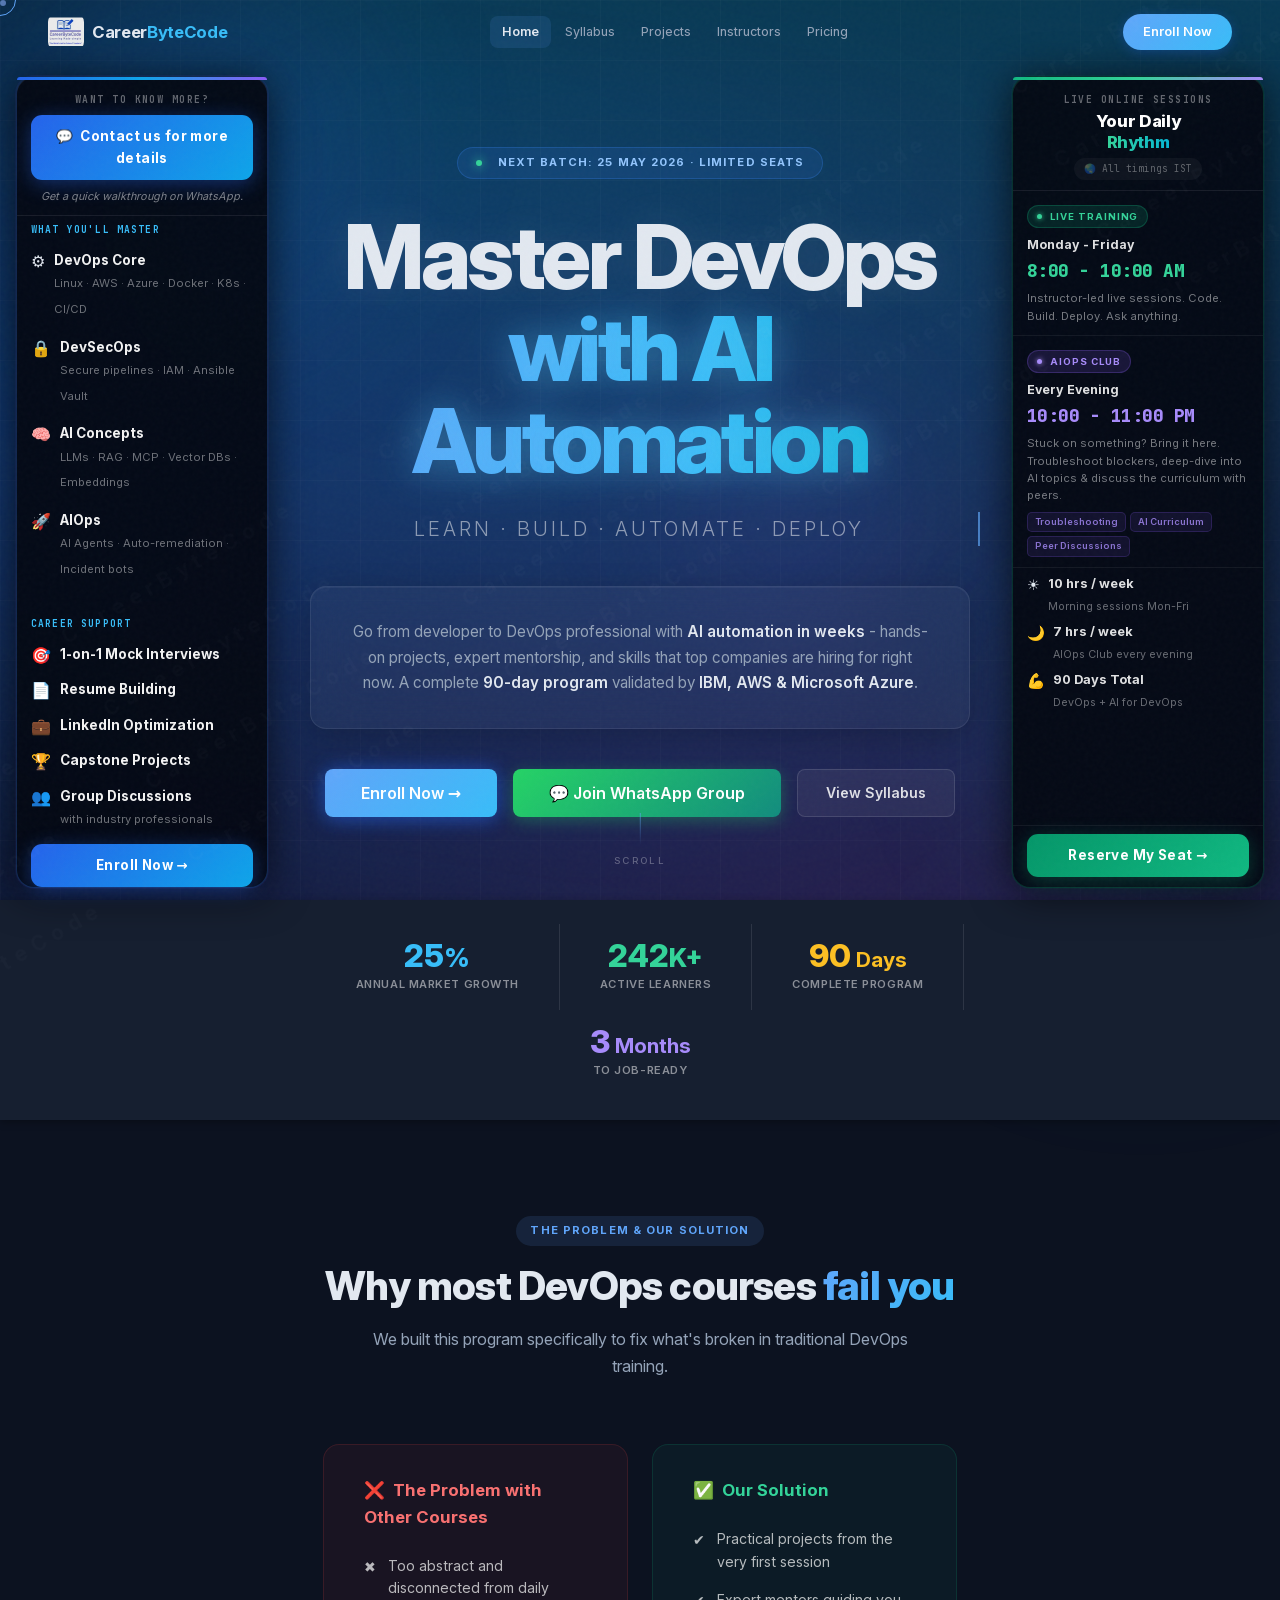
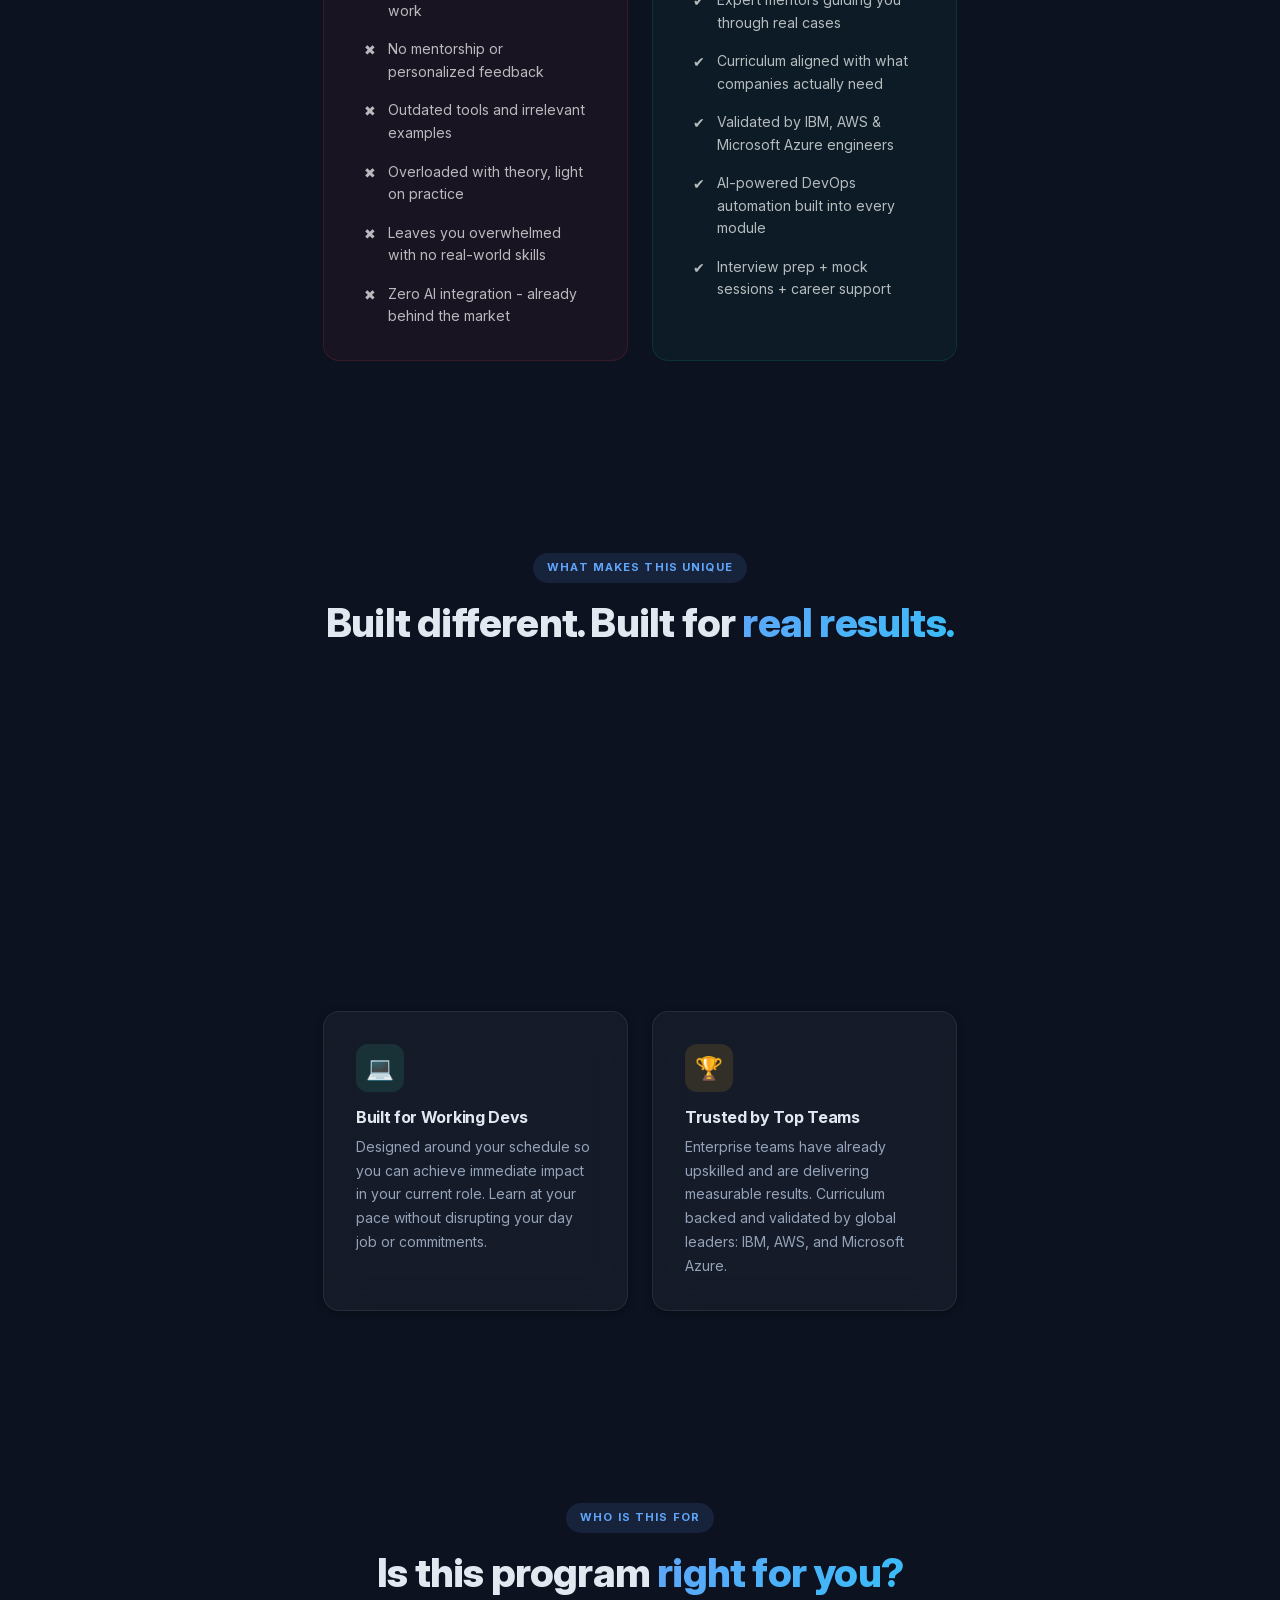
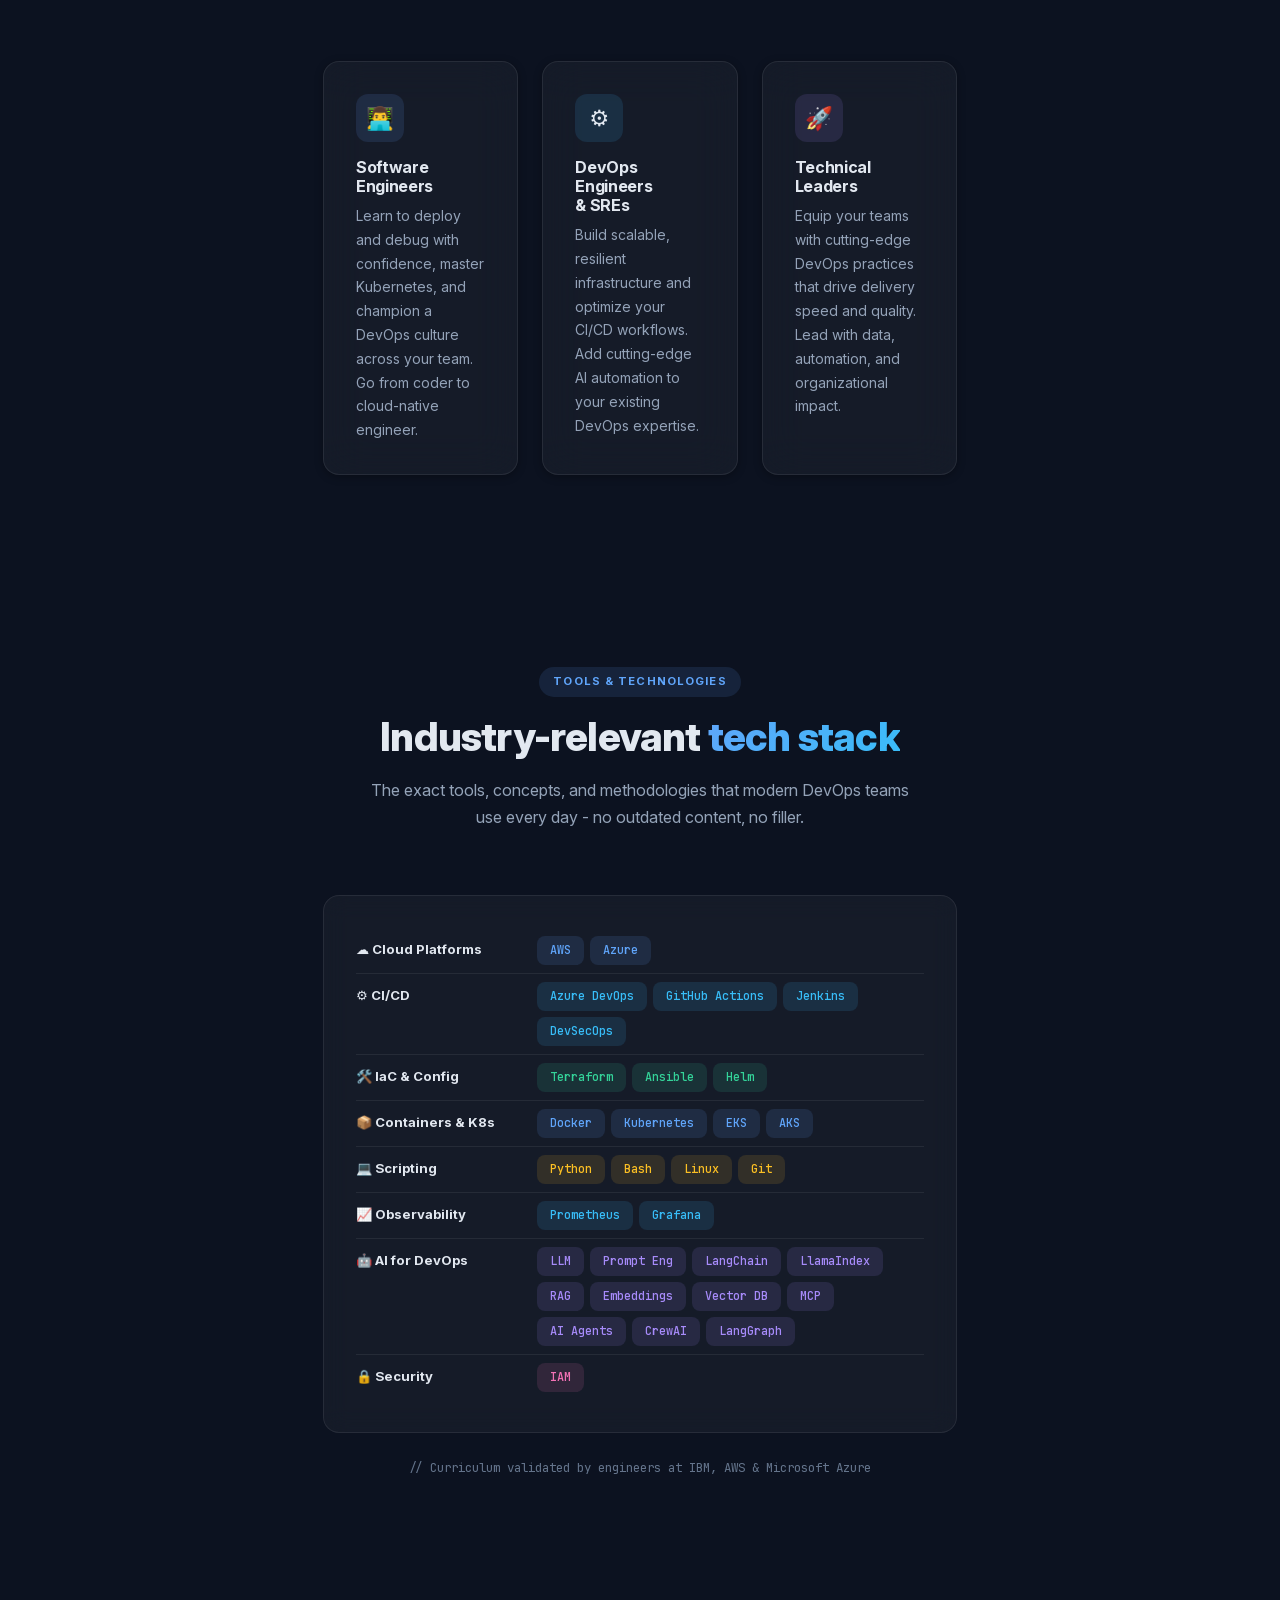
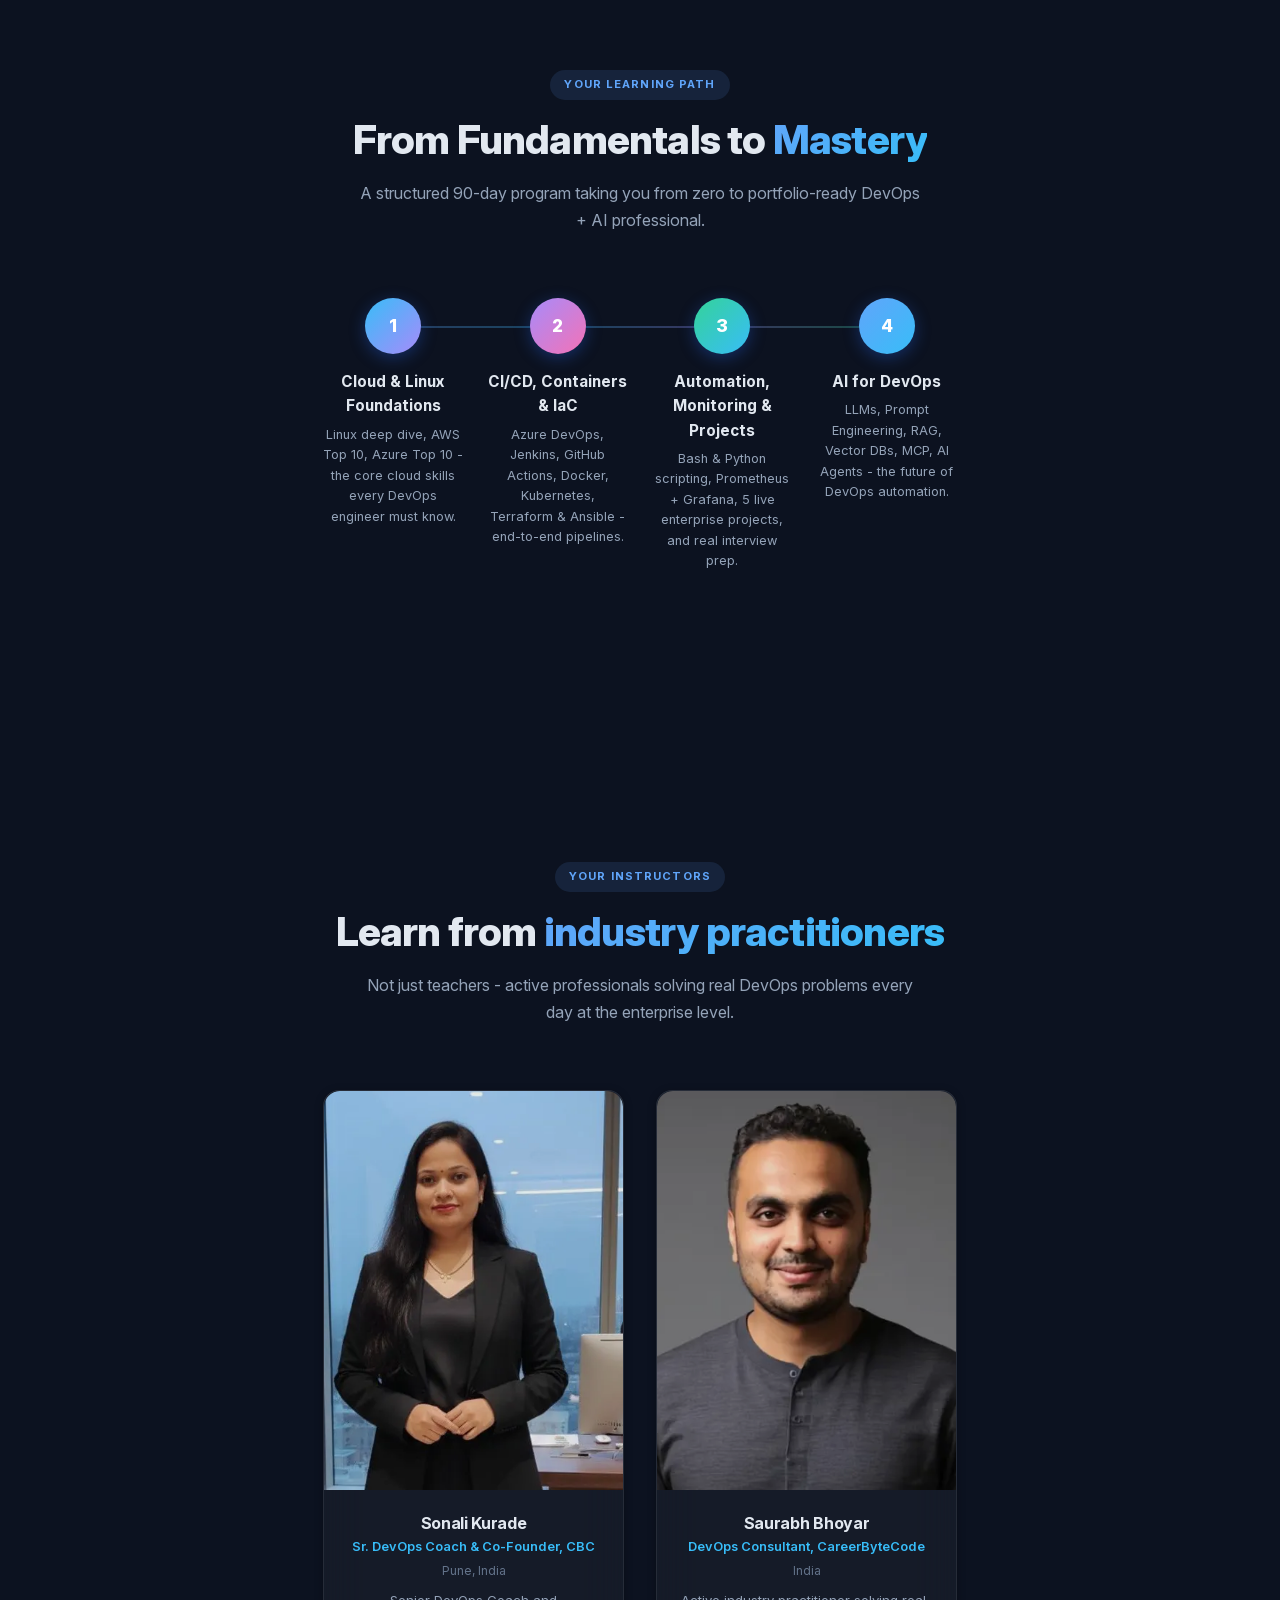
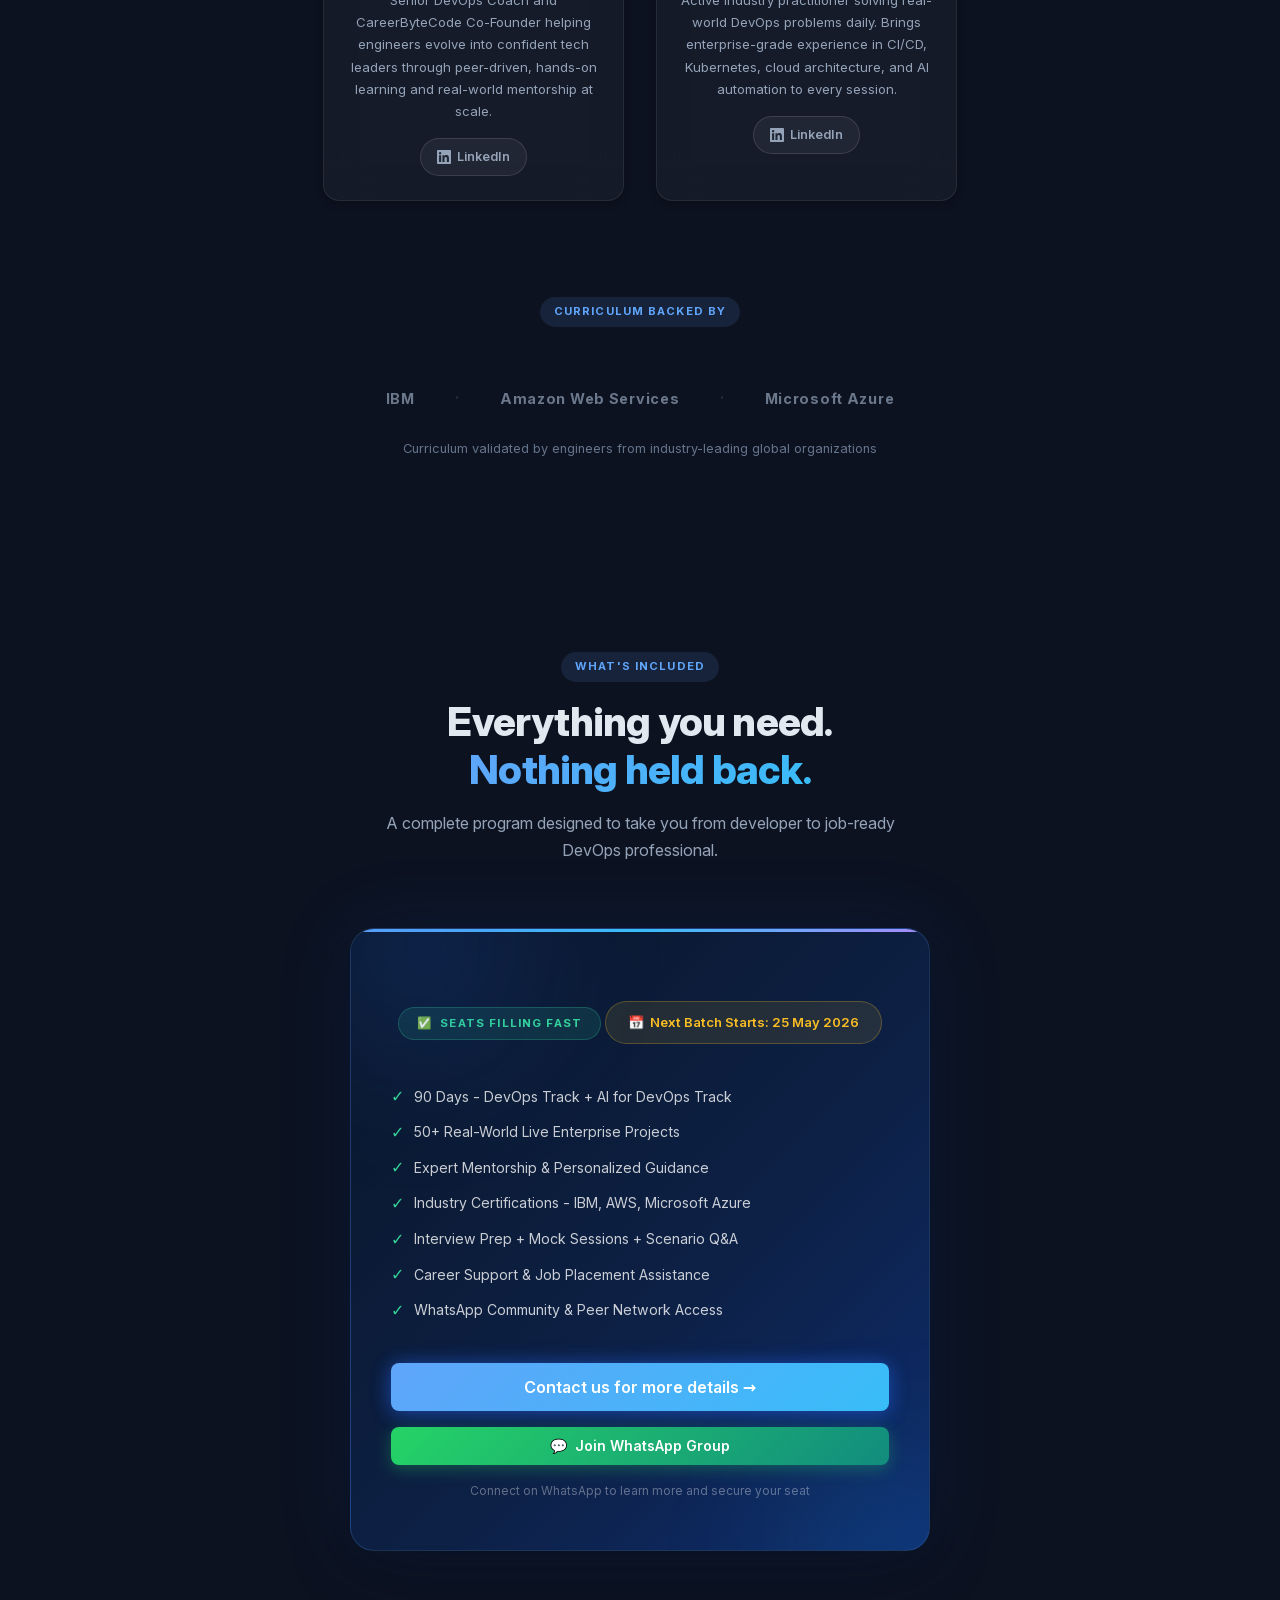
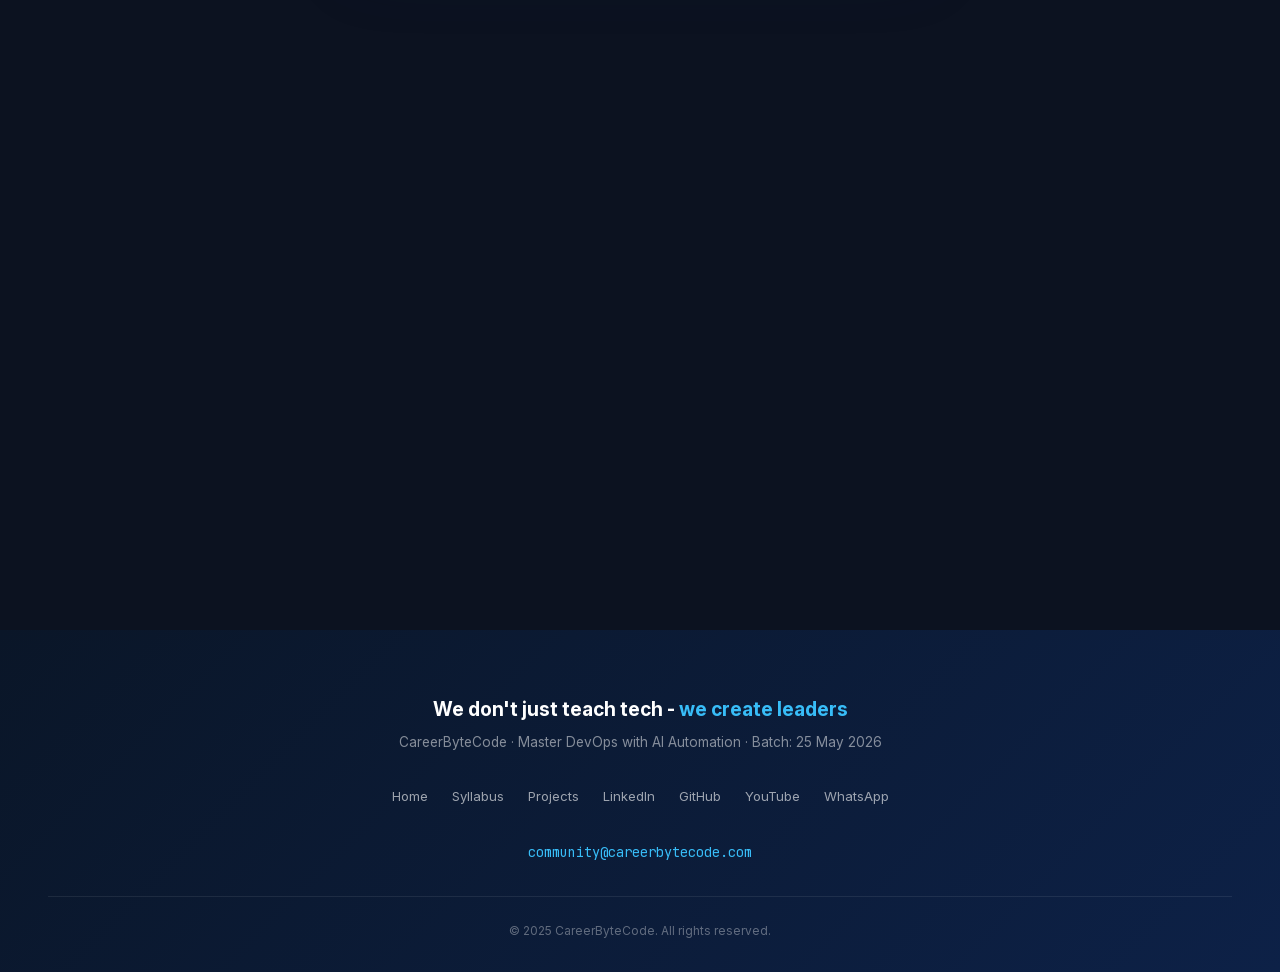
<file: index.html>
﻿<!DOCTYPE html>
<html lang="en" data-theme="dark">
<head>
<meta charset="UTF-8">
<meta name="viewport" content="width=device-width, initial-scale=1.0">
<meta name="description" content="Master DevOps with AI Automation - CareerByteCode. A hands-on, mentor-led 90-day program covering Linux, AWS, Azure, Docker, Kubernetes, Terraform, CI/CD, and AI for DevOps. Next batch: 25 May 2026.">
<meta property="og:title" content="Master DevOps with AI Automation - CareerByteCode">
<meta property="og:description" content="Go from developer to DevOps professional with AI automation. Hands-on projects, expert mentorship, 90-day program. Next batch: 25 May 2026.">
<meta property="og:type" content="website">
<meta property="og:url" content="https://careerbytecode.github.io/devops-course/">
<meta property="og:image" content="https://careerbytecode.github.io/devops-course/og-image.png">
<meta name="twitter:card" content="summary_large_image">
<meta name="theme-color" content="#0c1220">
<link rel="canonical" href="https://careerbytecode.github.io/devops-course/">
<link rel="icon" href="favicon-32.png" sizes="32x32" type="image/png">
<title>Master DevOps with AI Automation - CareerByteCode</title>
<link rel="preload" href="fonts/inter-latin.woff2" as="font" type="font/woff2" crossorigin>
<link rel="preload" href="fonts/jetbrains-mono-latin.woff2" as="font" type="font/woff2" crossorigin>
<link rel="stylesheet" href="shared-premium.css">
<style>
/* ===== SELF-HOSTED FONTS (Latin subset, variable axes preserved) ===== */
@font-face{font-family:'Inter';font-style:normal;font-weight:300 800;font-display:optional;src:url('fonts/inter-latin.woff2') format('woff2');unicode-range:U+0000-00FF,U+0131,U+0152-0153,U+02BB-02BC,U+02C6,U+02DA,U+02DC,U+0304,U+0308,U+0329,U+2000-206F,U+20AC,U+2122,U+2191,U+2193,U+2212,U+2215,U+FEFF,U+FFFD;}
@font-face{font-family:'JetBrains Mono';font-style:normal;font-weight:400 800;font-display:optional;src:url('fonts/jetbrains-mono-latin.woff2') format('woff2');unicode-range:U+0000-00FF,U+0131,U+0152-0153,U+02BB-02BC,U+02C6,U+02DA,U+02DC,U+0304,U+0308,U+0329,U+2000-206F,U+20AC,U+2122,U+2191,U+2193,U+2212,U+2215,U+FEFF,U+FFFD;}

/* ===== HERO ===== */
.home-hero{min-height:100vh;padding:0;background:#060d1a;position:relative;overflow:hidden;}
.home-hero .hero__grid{opacity:0.3;background-size:60px 60px;}
.home-hero .hero__content{position:relative;z-index:5;display:flex;flex-direction:column;align-items:center;justify-content:center;min-height:100vh;padding:calc(var(--nav-h) + var(--sp-8)) var(--sp-6) var(--sp-8);}

.hero-mesh{position:absolute;inset:-50%;width:200%;height:200%;background:
  radial-gradient(ellipse at 20% 50%,rgba(37,99,235,0.35) 0%,transparent 50%),
  radial-gradient(ellipse at 80% 20%,rgba(14,165,233,0.3) 0%,transparent 50%),
  radial-gradient(ellipse at 60% 80%,rgba(139,92,246,0.25) 0%,transparent 50%),
  radial-gradient(ellipse at 40% 30%,rgba(6,182,212,0.2) 0%,transparent 50%);
animation:mesh-morph 20s ease-in-out infinite;pointer-events:none;z-index:0;filter:blur(40px);}
@keyframes mesh-morph{
  0%{transform:translate(0,0) rotate(0deg) scale(1);}
  25%{transform:translate(5%,-3%) rotate(3deg) scale(1.05);}
  50%{transform:translate(-3%,5%) rotate(-2deg) scale(0.98);}
  75%{transform:translate(4%,2%) rotate(4deg) scale(1.03);}
  100%{transform:translate(0,0) rotate(0deg) scale(1);}
}

.hero-glow{position:absolute;left:0;top:0;width:600px;height:600px;border-radius:50%;background:radial-gradient(circle,rgba(56,189,248,0.15),transparent 70%);pointer-events:none;z-index:1;opacity:0;transition:opacity 0.4s;filter:blur(60px);transform:translate3d(0,0,0) translate(-50%,-50%);will-change:transform;}
.home-hero:hover .hero-glow{opacity:1;}

.hero-orb{position:absolute;border-radius:50%;filter:blur(80px);opacity:0.5;pointer-events:none;will-change:transform;}
.hero-orb--1{width:500px;height:500px;background:radial-gradient(circle,rgba(37,99,235,0.4),transparent 70%);top:-10%;left:-5%;animation:orb-float-1 20s ease-in-out infinite;}
.hero-orb--2{width:400px;height:400px;background:radial-gradient(circle,rgba(14,165,233,0.35),transparent 70%);bottom:-5%;right:-5%;animation:orb-float-2 25s ease-in-out infinite;}
.hero-orb--3{width:300px;height:300px;background:radial-gradient(circle,rgba(139,92,246,0.3),transparent 70%);top:40%;left:50%;animation:orb-float-3 18s ease-in-out infinite;}
@keyframes orb-float-1{0%,100%{transform:translate(0,0) scale(1);}33%{transform:translate(60px,40px) scale(1.1);}66%{transform:translate(-30px,60px) scale(0.95);}}
@keyframes orb-float-2{0%,100%{transform:translate(0,0) scale(1);}33%{transform:translate(-50px,-30px) scale(1.05);}66%{transform:translate(40px,-50px) scale(0.9);}}
@keyframes orb-float-3{0%,100%{transform:translate(0,0) scale(1);}50%{transform:translate(80px,-40px) scale(1.15);}}

.hero-streaks{position:absolute;inset:0;pointer-events:none;z-index:2;overflow:hidden;}
.hero-streaks span{position:absolute;bottom:-10%;width:1.5px;border-radius:1px;opacity:0;animation:streak-rise linear infinite;}
.hero-streaks span:nth-child(1){left:3%;height:35px;background:linear-gradient(to top,transparent,rgba(96,165,250,0.6),transparent);animation-duration:7s;animation-delay:0s;}
.hero-streaks span:nth-child(2){left:10%;height:22px;background:linear-gradient(to top,transparent,rgba(6,182,212,0.5),transparent);animation-duration:10.5s;animation-delay:1.2s;}
.hero-streaks span:nth-child(3){left:18%;height:40px;background:linear-gradient(to top,transparent,rgba(139,92,246,0.5),transparent);animation-duration:8s;animation-delay:3s;}
.hero-streaks span:nth-child(4){left:25%;height:28px;background:linear-gradient(to top,transparent,rgba(56,189,248,0.55),transparent);animation-duration:9s;animation-delay:0.5s;}
.hero-streaks span:nth-child(5){left:33%;height:18px;background:linear-gradient(to top,transparent,rgba(96,165,250,0.45),transparent);animation-duration:11s;animation-delay:4.5s;}
.hero-streaks span:nth-child(6){left:40%;height:45px;background:linear-gradient(to top,transparent,rgba(139,92,246,0.4),transparent);animation-duration:7.5s;animation-delay:2s;}
.hero-streaks span:nth-child(7){left:48%;height:30px;background:linear-gradient(to top,transparent,rgba(6,182,212,0.5),transparent);animation-duration:9.5s;animation-delay:0.8s;}
.hero-streaks span:nth-child(8){left:55%;height:20px;background:linear-gradient(to top,transparent,rgba(56,189,248,0.45),transparent);animation-duration:12s;animation-delay:3.5s;}
.hero-streaks span:nth-child(9){left:62%;height:38px;background:linear-gradient(to top,transparent,rgba(96,165,250,0.55),transparent);animation-duration:6.5s;animation-delay:1.8s;}
.hero-streaks span:nth-child(10){left:70%;height:25px;background:linear-gradient(to top,transparent,rgba(139,92,246,0.5),transparent);animation-duration:10s;animation-delay:4s;}
.hero-streaks span:nth-child(11){left:76%;height:42px;background:linear-gradient(to top,transparent,rgba(6,182,212,0.45),transparent);animation-duration:8.5s;animation-delay:0.3s;}
.hero-streaks span:nth-child(12){left:82%;height:20px;background:linear-gradient(to top,transparent,rgba(56,189,248,0.5),transparent);animation-duration:11.5s;animation-delay:2.8s;}
.hero-streaks span:nth-child(13){left:88%;height:33px;background:linear-gradient(to top,transparent,rgba(96,165,250,0.4),transparent);animation-duration:7.8s;animation-delay:1.5s;}
.hero-streaks span:nth-child(14){left:93%;height:27px;background:linear-gradient(to top,transparent,rgba(139,92,246,0.45),transparent);animation-duration:9.2s;animation-delay:3.8s;}
.hero-streaks span:nth-child(15){left:97%;height:36px;background:linear-gradient(to top,transparent,rgba(6,182,212,0.5),transparent);animation-duration:6.8s;animation-delay:2.2s;}
/* Composited: travels via transform translateY (hero is ~100vh tall) instead of `bottom`. */
@keyframes streak-rise{
  0%{opacity:0;transform:translateY(0) translateX(0) scaleY(0.5);}
  8%{opacity:0.8;transform:translateY(-9.6vh) translateX(0) scaleY(1);}
  85%{opacity:0.7;transform:translateY(-102vh) translateX(15px) scaleY(1);}
  100%{opacity:0;transform:translateY(-120vh) translateX(25px) scaleY(0.6);}
}

.hero__title{font-size:clamp(2.8rem,7.5vw,5.5rem);font-weight:800;letter-spacing:-0.04em;line-height:1.05;margin-bottom:var(--sp-2);text-align:center;}
.hero-glow-text{color:#e2e8f0;text-shadow:0 0 40px rgba(226,232,240,0.1);display:block;}
.hero-glow-text--accent{
  background:linear-gradient(90deg,#60a5fa 0%,#38bdf8 30%,#06b6d4 50%,rgba(255,255,255,0.95) 52%,#06b6d4 54%,#38bdf8 70%,#60a5fa 100%);
  background-size:200% 100%;
  -webkit-background-clip:text;-webkit-text-fill-color:transparent;background-clip:text;
  filter:drop-shadow(0 0 20px rgba(56,189,248,0.4));
  animation:glow-pulse 3s ease-in-out infinite alternate,text-shimmer 4s ease-in-out infinite;
}
@keyframes glow-pulse{0%{filter:drop-shadow(0 0 20px rgba(56,189,248,0.3));}100%{filter:drop-shadow(0 0 40px rgba(56,189,248,0.6));}}
@keyframes text-shimmer{0%{background-position:100% 50%;}100%{background-position:-100% 50%;}}

.hero__tagline{font-size:clamp(0.9rem,2vw,1.25rem);color:rgba(255,255,255,0.5);font-weight:300;letter-spacing:0.15em;text-transform:uppercase;margin-bottom:var(--sp-5);}
.hero__tagline--typed{overflow:hidden;white-space:nowrap;border-right:2px solid rgba(96,165,250,0.7);width:0;animation:typing 2.5s steps(30,end) 0.8s forwards,blink-caret 0.75s step-end infinite;}
@keyframes typing{from{width:0;}to{width:100%;}}
@keyframes blink-caret{from,to{border-color:rgba(96,165,250,0.7);}50%{border-color:transparent;}}

.home-hero .hero__badge{background:rgba(59,130,246,0.12);border:1px solid rgba(59,130,246,0.25);color:#93c5fd;margin-bottom:var(--sp-4);}
.hero-pulse{width:6px;height:6px;border-radius:50%;background:#34d399;box-shadow:0 0 10px #34d399;display:inline-block;animation:pulse 2s ease-in-out infinite;}
@keyframes pulse{0%,100%{opacity:1;transform:scale(1);}50%{opacity:0.5;transform:scale(0.8);}}

.hero-glass-card{background:rgba(255,255,255,0.04);backdrop-filter:blur(20px);-webkit-backdrop-filter:blur(20px);border:1px solid rgba(255,255,255,0.08);border-radius:var(--r-lg);padding:var(--sp-4) var(--sp-5);max-width:660px;margin:0 auto var(--sp-5);color:rgba(255,255,255,0.7);font-size:0.95rem;line-height:1.8;box-shadow:0 8px 32px rgba(0,0,0,0.2),inset 0 1px 0 rgba(255,255,255,0.05);}
.hero-glass-card strong{color:#e2e8f0;font-weight:600;}

.btn--glass{background:rgba(255,255,255,0.06);border:1px solid rgba(255,255,255,0.12);color:rgba(255,255,255,0.85);backdrop-filter:blur(12px);-webkit-backdrop-filter:blur(12px);}
.btn--glass:hover{background:rgba(255,255,255,0.12);border-color:rgba(255,255,255,0.2);color:#fff;box-shadow:0 4px 20px rgba(255,255,255,0.08);}
.btn--glow{box-shadow:0 0 20px rgba(37,99,235,0.4),0 4px 20px rgba(37,99,235,0.3);}
.btn--glow:hover{box-shadow:0 0 30px rgba(37,99,235,0.5),0 8px 30px rgba(37,99,235,0.4);}
.btn--whatsapp{background:linear-gradient(135deg,#25D366,#128C7E);color:#fff;box-shadow:0 4px 16px rgba(37,211,102,0.3);border:none;}
.btn--whatsapp:hover{transform:translateY(-2px);box-shadow:0 8px 28px rgba(37,211,102,0.45);}

.scroll-hint{position:absolute;bottom:var(--sp-4);left:50%;transform:translateX(-50%);display:flex;flex-direction:column;align-items:center;gap:8px;animation:scroll-bounce 2s ease-in-out infinite;z-index:5;}
.scroll-hint span{font-size:0.6rem;letter-spacing:0.25em;text-transform:uppercase;color:rgba(255,255,255,0.3);font-weight:500;}
.scroll-line{width:1px;height:32px;background:linear-gradient(to bottom,rgba(96,165,250,0.6),transparent);}
@keyframes scroll-bounce{0%,100%{transform:translateX(-50%) translateY(0);}50%{transform:translateX(-50%) translateY(10px);}}

@media(max-width:640px){
  .hero__title{font-size:clamp(2rem,9vw,3rem);}
  .hero-glass-card{padding:var(--sp-3);font-size:0.88rem;}
  .hero-orb--1{width:300px;height:300px;}
  .hero-orb--2{width:250px;height:250px;}
  .hero-orb--3{width:200px;height:200px;}
  .hero__tagline--typed{white-space:normal;width:auto;border-right:none;animation:none;}
  .hero-glow{display:none;}
  .hero-mesh{filter:blur(60px);}
}
@media(prefers-reduced-motion:reduce){
  .hero-mesh,.hero-orb,.hero-streaks span{animation:none !important;}
  .hero__tagline--typed{width:auto;border-right:none;animation:none;}
  .hero-glow-text--accent{animation:none;}
}

/* ===== PROBLEM / SOLUTION ===== */
.prob-sol-grid{display:grid;grid-template-columns:1fr 1fr;gap:var(--sp-3);}
@media(max-width:768px){.prob-sol-grid{grid-template-columns:1fr;}}
.prob-card{border-radius:var(--r-lg);padding:var(--sp-4) var(--sp-5);}
.prob-card--problem{background:rgba(239,68,68,0.06);border:1px solid rgba(239,68,68,0.15);}
.prob-card--solution{background:rgba(16,185,129,0.06);border:1px solid rgba(16,185,129,0.15);}
.prob-card__title{font-size:1.05rem;font-weight:700;margin-bottom:var(--sp-3);display:flex;align-items:center;gap:8px;}
.prob-card--problem .prob-card__title{color:#f87171;}
.prob-card--solution .prob-card__title{color:#34d399;}
.prob-list{list-style:none;display:flex;flex-direction:column;gap:var(--sp-2);}
.prob-list li{display:flex;align-items:flex-start;gap:10px;font-size:0.88rem;color:rgba(255,255,255,0.7);line-height:1.6;}
.prob-list li .icon{flex-shrink:0;margin-top:1px;}

/* ===== FEATURES GRID ===== */
.features-grid{display:grid;grid-template-columns:repeat(2,1fr);gap:var(--sp-3);}
@media(max-width:640px){.features-grid{grid-template-columns:1fr;}}

/* ===== AUDIENCE GRID ===== */
.audience-grid{display:grid;grid-template-columns:repeat(3,1fr);gap:var(--sp-3);}
@media(max-width:900px){.audience-grid{grid-template-columns:repeat(2,1fr);}}
@media(max-width:560px){.audience-grid{grid-template-columns:1fr;}}

/* ===== TECH STACK ===== */
.tech-card{background:var(--glass);border:1px solid var(--glass-border);border-radius:var(--r-lg);padding:var(--sp-4);backdrop-filter:blur(12px);-webkit-backdrop-filter:blur(12px);}
.tc-row{display:flex;align-items:baseline;gap:var(--sp-2);padding:var(--sp-1) 0;border-bottom:1px solid var(--border);}
.tc-row:last-child{border-bottom:none;}
.tc-cat{font-weight:700;font-size:0.82rem;min-width:165px;color:var(--text);}
.tc-tags{display:flex;gap:6px;flex-wrap:wrap;}
.ttag{font-family:var(--font-mono);font-size:0.74rem;padding:4px 12px;border-radius:var(--r-sm);background:var(--accent-light);color:var(--accent);font-weight:500;border:1px solid transparent;transition:all 0.25s ease;cursor:default;}
.ttag:hover{border-color:var(--accent);transform:scale(1.08);box-shadow:0 0 16px rgba(37,99,235,0.3);}
.ttag--cyan{background:var(--accent-2-light);color:var(--accent-2);}
.ttag--cyan:hover{border-color:var(--accent-2);}
.ttag--purple{background:var(--accent-3-light);color:var(--accent-3);}
.ttag--purple:hover{border-color:var(--accent-3);}
.ttag--green{background:var(--success-light);color:var(--success);}
.ttag--green:hover{border-color:var(--success);}
.ttag--rose{background:var(--rose-light);color:var(--rose);}
.ttag--rose:hover{border-color:var(--rose);}
.ttag--gold{background:var(--warning-light);color:var(--gold);}
.ttag--gold:hover{border-color:var(--gold);}
@media(max-width:560px){.tc-row{flex-direction:column;gap:6px;}.tc-cat{min-width:auto;}}

/* ===== LEARNING JOURNEY ===== */
.journey-grid{display:grid;grid-template-columns:repeat(4,1fr);gap:var(--sp-3);position:relative;}
.journey-connector{position:absolute;top:28px;left:12.5%;right:12.5%;height:2px;background:linear-gradient(90deg,var(--accent),var(--accent-2),var(--accent-3),var(--success));opacity:0.3;z-index:0;pointer-events:none;}
@media(max-width:768px){.journey-grid{grid-template-columns:repeat(2,1fr);}.journey-connector{display:none;}}
@media(max-width:480px){.journey-grid{grid-template-columns:1fr;}}
.journey-step{text-align:center;position:relative;z-index:1;}
.journey-step__num{width:56px;height:56px;border-radius:var(--r-full);background:linear-gradient(135deg,var(--accent),var(--accent-2));display:flex;align-items:center;justify-content:center;font-weight:800;font-size:1.1rem;color:#fff;margin:0 auto var(--sp-2);box-shadow:0 4px 16px rgba(37,99,235,0.35);}
.journey-step:nth-child(2) .journey-step__num{background:linear-gradient(135deg,var(--accent-2),var(--accent-3));}
.journey-step:nth-child(3) .journey-step__num{background:linear-gradient(135deg,var(--accent-3),var(--rose));}
.journey-step:nth-child(4) .journey-step__num{background:linear-gradient(135deg,var(--success),var(--accent-2));}
.journey-step__label{font-size:0.72rem;font-weight:700;letter-spacing:0.05em;text-transform:uppercase;color:var(--accent-2);margin-bottom:4px;font-family:var(--font-mono);}
.journey-step__title{font-size:0.95rem;font-weight:700;color:var(--text);margin-bottom:6px;}
.journey-step__desc{font-size:0.8rem;color:var(--text-2);line-height:1.6;}

/* ===== INSTRUCTORS ===== */
.instructors-grid{display:grid;grid-template-columns:repeat(2,1fr);gap:var(--sp-4);max-width:820px;margin:0 auto;}
@media(max-width:640px){.instructors-grid{grid-template-columns:1fr;}}

/* ===== BACKED BY ===== */
.backed-grid{display:flex;align-items:center;justify-content:center;gap:var(--sp-5);flex-wrap:wrap;margin-top:var(--sp-4);}
.backed-item{font-size:0.9rem;font-weight:700;color:var(--text-2);letter-spacing:0.05em;opacity:0.7;transition:opacity 0.2s;}
.backed-item:hover{opacity:1;}
.backed-sep{color:var(--border-2);font-size:1.2rem;}

/* ===== PRICING ===== */
.pricing-wrap{max-width:580px;margin:0 auto;}
.pricing-card{background:linear-gradient(135deg,#0a1628 0%,#0d2147 60%,#0f2d6e 100%);border:1px solid rgba(96,165,250,0.2);border-radius:var(--r-xl);padding:var(--sp-6) var(--sp-5);text-align:center;position:relative;overflow:hidden;box-shadow:0 0 80px rgba(37,99,235,0.12),0 20px 60px rgba(0,0,0,0.3);}
.pricing-card::before{content:'';position:absolute;top:0;left:0;right:0;height:3px;background:linear-gradient(90deg,var(--accent),var(--accent-2),var(--accent-3));}
.pricing-orb{position:absolute;border-radius:50%;filter:blur(70px);pointer-events:none;}
.pricing-orb-1{width:220px;height:220px;background:rgba(37,99,235,0.18);top:-15%;left:-8%;opacity:1;}
.pricing-orb-2{width:180px;height:180px;background:rgba(14,165,233,0.15);bottom:-15%;right:-8%;opacity:1;}
.pricing-badge{display:inline-flex;align-items:center;gap:6px;background:rgba(52,211,153,0.12);border:1px solid rgba(52,211,153,0.25);color:#34d399;font-size:0.72rem;font-weight:700;letter-spacing:0.1em;text-transform:uppercase;padding:6px 18px;border-radius:var(--r-full);margin-bottom:var(--sp-3);}
.pricing-price{font-size:clamp(3.5rem,10vw,5.5rem);font-weight:800;color:#fff;letter-spacing:-0.04em;line-height:1;position:relative;z-index:1;}
.pricing-currency{font-size:2rem;font-weight:600;color:var(--accent-2);vertical-align:super;line-height:0;}
.pricing-label{font-size:0.82rem;color:rgba(255,255,255,0.4);margin-top:6px;margin-bottom:var(--sp-4);position:relative;z-index:1;}
.pricing-batch{display:inline-flex;align-items:center;gap:8px;background:rgba(251,191,36,0.1);border:1px solid rgba(251,191,36,0.25);color:#fbbf24;font-size:0.82rem;font-weight:600;padding:10px 22px;border-radius:var(--r-full);margin-bottom:var(--sp-5);}
.pricing-includes{display:flex;flex-direction:column;gap:10px;margin-bottom:var(--sp-5);text-align:left;position:relative;z-index:1;}
.pricing-item{display:flex;align-items:center;gap:10px;font-size:0.88rem;color:rgba(255,255,255,0.78);}
.pricing-item .pi-check{color:#34d399;font-size:1rem;flex-shrink:0;font-weight:700;}
.pricing-note{font-size:0.75rem;color:rgba(255,255,255,0.35);margin-top:var(--sp-2);}

/* ===== ENROLL SECTION ===== */
.enroll-section{background:linear-gradient(135deg,#0a1628 0%,#0d2147 50%,#0f2d6e 100%);color:#fff;position:relative;overflow:hidden;padding:var(--sp-10) var(--sp-6);}
.enroll-section h2{color:#fff;}
.enroll-section h2 span{background:linear-gradient(135deg,var(--accent-2),#38bdf8);-webkit-background-clip:text;-webkit-text-fill-color:transparent;background-clip:text;}
.enroll-section p{color:rgba(255,255,255,0.6);}
.cta-orb{position:absolute;border-radius:50%;filter:blur(80px);pointer-events:none;opacity:0.25;}
.cta-orb-1{width:350px;height:350px;background:#2563eb;top:-15%;left:-8%;}
.cta-orb-2{width:280px;height:280px;background:#06b6d4;bottom:-15%;right:-8%;}
.cta-checklist{display:flex;flex-wrap:wrap;gap:var(--sp-3);justify-content:center;margin:var(--sp-4) 0;}
.cta-check-item{display:flex;align-items:center;gap:8px;font-size:0.88rem;color:rgba(255,255,255,0.8);font-weight:500;}
.cta-check-item .chk{color:#34d399;font-weight:700;}
.cta-note-sm{font-size:0.77rem;color:rgba(255,255,255,0.38);margin-top:var(--sp-2);}

/* ===== VALUE PANEL (fixed left, desktop) ===== */
.value-panel{position:fixed;left:16px;top:calc(var(--nav-h,64px) + 12px);bottom:12px;z-index:50;width:252px;background:rgba(5,9,20,0.95);backdrop-filter:blur(24px);-webkit-backdrop-filter:blur(24px);border:1px solid rgba(59,130,246,0.25);border-radius:18px;padding:0;box-shadow:0 4px 40px rgba(0,0,0,0.7),0 0 0 1px rgba(139,92,246,0.1),inset 0 1px 0 rgba(255,255,255,0.06);display:flex;flex-direction:column;}
.value-panel::before{content:'';display:block;height:3px;background:linear-gradient(90deg,#2563eb,#0ea5e9,#8b5cf6);border-radius:18px 18px 0 0;flex-shrink:0;}
.vp-scroll{flex:1;overflow-y:auto;display:flex;flex-direction:column;gap:8px;padding:0 0 4px;scrollbar-width:thin;scrollbar-color:rgba(59,130,246,0.25) transparent;}
.vp-scroll::-webkit-scrollbar{width:3px;}
.vp-scroll::-webkit-scrollbar-thumb{background:rgba(59,130,246,0.3);border-radius:2px;}
.vp-header{text-align:center;padding:12px 14px 10px;border-bottom:1px solid rgba(255,255,255,0.08);flex-shrink:0;}
.vp-eyebrow{font-size:0.6rem;font-weight:700;letter-spacing:0.15em;text-transform:uppercase;color:rgba(255,255,255,0.38);font-family:var(--font-mono);margin-bottom:4px;}
.vp-price{font-size:2rem;font-weight:800;color:#fff;letter-spacing:-0.04em;line-height:1.1;}
.vp-price sup{font-size:1rem;font-weight:700;color:#38bdf8;vertical-align:super;line-height:0;}
.vp-hook{font-size:0.68rem;color:rgba(255,255,255,0.48);margin-top:4px;font-style:italic;line-height:1.5;}
.vp-label{font-size:0.6rem;font-weight:700;letter-spacing:0.12em;text-transform:uppercase;color:#38bdf8;font-family:var(--font-mono);padding:6px 14px 2px;}
.vp-item{display:flex;align-items:flex-start;gap:9px;padding:5px 14px;transition:background 0.15s;cursor:default;}
.vp-item:hover{background:rgba(255,255,255,0.05);}
.vp-ico{font-size:1rem;flex-shrink:0;margin-top:1px;line-height:1;}
.vp-txt strong{display:block;font-size:0.84rem;font-weight:700;color:rgba(255,255,255,0.95);line-height:1.3;}
.vp-txt span{font-size:0.7rem;color:rgba(255,255,255,0.42);line-height:1.45;}
.vp-divider{height:1px;background:rgba(255,255,255,0.08);margin:4px 0;}
.vp-footer{flex-shrink:0;padding:8px 14px 0;}
.vp-cta{display:block;text-align:center;background:linear-gradient(135deg,#2563eb,#0ea5e9);color:#fff !important;font-size:0.84rem;font-weight:700;padding:11px;border-radius:11px;text-decoration:none !important;letter-spacing:0.03em;transition:all 0.2s;box-shadow:0 4px 20px rgba(37,99,235,0.4);}
.vp-cta:hover{transform:translateY(-2px);box-shadow:0 8px 28px rgba(37,99,235,0.55);}

/* ===== MOBILE TOP TICKER ===== */
.value-ticker-wrap{display:none;position:fixed;top:var(--nav-h,64px);left:0;right:0;z-index:48;background:rgba(5,9,20,0.96);border-bottom:1px solid rgba(59,130,246,0.18);overflow:hidden;height:34px;align-items:center;}
.value-ticker{display:inline-flex;align-items:center;white-space:nowrap;animation:ticker-scroll 36s linear infinite;}
@keyframes ticker-scroll{0%{transform:translateX(0);}100%{transform:translateX(-50%);}}
.value-ticker .vt-item{font-size:0.7rem;color:rgba(255,255,255,0.65);padding:0 8px;font-weight:500;}
.value-ticker .vt-sep{color:rgba(59,130,246,0.5);padding:0 2px;font-weight:700;}

/* ===== MOBILE BOTTOM BAR ===== */
.value-bottom-bar{display:none;position:fixed;bottom:0;left:0;right:0;z-index:48;background:rgba(5,9,20,0.97);backdrop-filter:blur(12px);-webkit-backdrop-filter:blur(12px);border-top:1px solid rgba(59,130,246,0.18);padding:10px 16px;align-items:center;justify-content:space-between;gap:10px;}
.vbb-info strong{display:block;font-size:0.88rem;font-weight:700;color:#fff;}
.vbb-info span{font-size:0.7rem;color:rgba(255,255,255,0.45);}
.vbb-btn{display:inline-flex;align-items:center;gap:5px;background:linear-gradient(135deg,#2563eb,#0ea5e9);color:#fff !important;font-size:0.8rem;font-weight:700;padding:10px 18px;border-radius:10px;text-decoration:none !important;white-space:nowrap;flex-shrink:0;box-shadow:0 4px 16px rgba(37,99,235,0.4);}

@media(max-width:1100px){
  .value-panel{display:none;}
  .value-ticker-wrap{display:flex;}
  .value-bottom-bar{display:flex;}
  body{padding-bottom:64px;}
}

/* ===== PANEL-AWARE LAYOUT (desktop only) ===== */
@media(min-width:1101px){
  main{padding-left:275px;padding-right:275px;}
  /* Re-expand full-bleed sections back to viewport width */
  .home-hero,.enroll-section{margin-left:-275px;margin-right:-275px;}
  .home-hero .hero__content{padding-left:300px !important;padding-right:300px !important;}
  .enroll-section > .container{max-width:calc(100vw - 590px);}
  /* Stats bar is full-width - re-expand and pad content inward */
  .stats-bar{margin-left:-275px;margin-right:-275px;padding-left:310px;padding-right:310px;}
}

/* ===== SCHEDULE PANEL (fixed right, desktop) ===== */
.schedule-panel{position:fixed;right:16px;top:calc(var(--nav-h,64px) + 12px);bottom:12px;z-index:50;width:252px;background:rgba(5,9,20,0.95);backdrop-filter:blur(24px);-webkit-backdrop-filter:blur(24px);border:1px solid rgba(16,185,129,0.22);border-radius:18px;padding:0;box-shadow:0 4px 40px rgba(0,0,0,0.7),0 0 0 1px rgba(16,185,129,0.08),inset 0 1px 0 rgba(255,255,255,0.06);display:flex;flex-direction:column;}
.schedule-panel::before{content:'';display:block;height:3px;background:linear-gradient(90deg,#10b981,#34d399,#a78bfa);border-radius:18px 18px 0 0;flex-shrink:0;}
.sp-scroll{flex:1;overflow-y:auto;display:flex;flex-direction:column;gap:0;padding:0 0 4px;scrollbar-width:thin;scrollbar-color:rgba(16,185,129,0.25) transparent;}
.sp-scroll::-webkit-scrollbar{width:3px;}
.sp-scroll::-webkit-scrollbar-thumb{background:rgba(16,185,129,0.3);border-radius:2px;}
.sp-header{text-align:center;padding:12px 14px 10px;border-bottom:1px solid rgba(255,255,255,0.08);flex-shrink:0;}
.sp-eyebrow{font-size:0.6rem;font-weight:700;letter-spacing:0.15em;text-transform:uppercase;color:rgba(255,255,255,0.38);font-family:var(--font-mono);margin-bottom:4px;}
.sp-title{font-size:1.05rem;font-weight:800;color:#fff;line-height:1.25;letter-spacing:-0.02em;}
.sp-title-accent{background:linear-gradient(90deg,#34d399,#06b6d4);-webkit-background-clip:text;-webkit-text-fill-color:transparent;background-clip:text;}
.sp-timezone{display:inline-flex;align-items:center;gap:5px;font-size:0.6rem;color:rgba(255,255,255,0.35);margin-top:5px;font-family:var(--font-mono);background:rgba(255,255,255,0.04);padding:3px 10px;border-radius:var(--r-full);}
.sp-session{padding:10px 14px;}
.sp-session + .sp-session{border-top:1px solid rgba(255,255,255,0.06);}
.sp-session-badge{display:inline-flex;align-items:center;gap:5px;font-size:0.6rem;font-weight:700;letter-spacing:0.1em;text-transform:uppercase;padding:3px 9px;border-radius:var(--r-full);margin-bottom:7px;}
.sp-session--morning .sp-session-badge{background:rgba(16,185,129,0.15);color:#34d399;border:1px solid rgba(16,185,129,0.25);}
.sp-session--aiops .sp-session-badge{background:rgba(139,92,246,0.15);color:#a78bfa;border:1px solid rgba(139,92,246,0.25);}
.sp-live-dot{width:5px;height:5px;background:#34d399;border-radius:50%;box-shadow:0 0 5px #34d399;display:inline-block;animation:sp-blink 1.8s ease-in-out infinite;}
.sp-ai-dot{width:5px;height:5px;background:#a78bfa;border-radius:50%;box-shadow:0 0 5px #a78bfa;display:inline-block;animation:sp-blink 1.8s ease-in-out infinite;}
@keyframes sp-blink{0%,100%{opacity:1;}50%{opacity:0.3;}}
.sp-session-days{font-size:0.78rem;font-weight:700;color:rgba(255,255,255,0.88);margin-bottom:2px;}
.sp-session-time{font-size:1.1rem;font-weight:800;letter-spacing:-0.03em;margin-bottom:5px;font-family:var(--font-mono);}
.sp-session--morning .sp-session-time{color:#34d399;}
.sp-session--aiops .sp-session-time{color:#a78bfa;}
.sp-session-desc{font-size:0.7rem;color:rgba(255,255,255,0.45);line-height:1.55;}
.sp-tags{display:flex;flex-wrap:wrap;gap:4px;margin-top:7px;}
.sp-tag{font-size:0.58rem;font-weight:600;padding:2px 7px;border-radius:5px;background:rgba(139,92,246,0.1);color:rgba(167,139,250,0.8);border:1px solid rgba(139,92,246,0.2);}
.sp-commit{padding:8px 14px;border-top:1px solid rgba(255,255,255,0.06);display:flex;flex-direction:column;gap:7px;}
.sp-commit-row{display:flex;align-items:flex-start;gap:8px;}
.sp-ico{font-size:0.9rem;flex-shrink:0;line-height:1.3;}
.sp-txt strong{display:block;font-size:0.8rem;font-weight:700;color:rgba(255,255,255,0.88);line-height:1.2;}
.sp-txt span{font-size:0.67rem;color:rgba(255,255,255,0.4);}
.sp-footer{flex-shrink:0;padding:8px 14px 10px;border-top:1px solid rgba(255,255,255,0.06);}
.sp-cta{display:block;text-align:center;background:linear-gradient(135deg,#059669,#10b981);color:#fff !important;font-size:0.84rem;font-weight:700;padding:11px;border-radius:11px;text-decoration:none !important;letter-spacing:0.03em;transition:all 0.2s;box-shadow:0 4px 20px rgba(16,185,129,0.28);}
.sp-cta:hover{transform:translateY(-2px);box-shadow:0 8px 28px rgba(16,185,129,0.42);}
@media(max-width:1100px){.schedule-panel{display:none;}}

@media print{
  .nav,.scroll-progress,.nav__mobile,.orb,.btt,.noise,.value-panel,.schedule-panel,.value-ticker-wrap,.value-bottom-bar{display:none !important;}
  .reveal{opacity:1;transform:none;}
  body{background:#fff;color:#000;}
}
</style>
</head>
<body>

<div class="noise"></div>
<div class="orb orb-1"></div>
<div class="orb orb-2"></div>
<div class="orb orb-3"></div>
<div class="scroll-progress" role="progressbar" aria-label="Page scroll progress"></div>

<!-- VALUE PANEL (fixed left, desktop) -->
<aside class="value-panel" aria-label="DevOps with AI course">
  <div class="vp-header">
    <div class="vp-eyebrow">Want to know more?</div>
    <a class="vp-cta" href="https://wa.link/0nmn9p" target="_blank" rel="noopener noreferrer" style="margin-top:8px;">&#128172;&nbsp; Contact us for more details</a>
    <div class="vp-hook" style="margin-top:8px;">Get a quick walkthrough on WhatsApp.</div>
  </div>
  <div class="vp-scroll">
    <div class="vp-label">What you'll master</div>
    <div class="vp-item">
      <span class="vp-ico">⚙️</span>
      <div class="vp-txt"><strong>DevOps Core</strong><span>Linux · AWS · Azure · Docker · K8s · CI/CD</span></div>
    </div>
    <div class="vp-item">
      <span class="vp-ico">🔒</span>
      <div class="vp-txt"><strong>DevSecOps</strong><span>Secure pipelines · IAM · Ansible Vault</span></div>
    </div>
    <div class="vp-item">
      <span class="vp-ico">🧠</span>
      <div class="vp-txt"><strong>AI Concepts</strong><span>LLMs · RAG · MCP · Vector DBs · Embeddings</span></div>
    </div>
    <div class="vp-item">
      <span class="vp-ico">🚀</span>
      <div class="vp-txt"><strong>AIOps</strong><span>AI Agents · Auto-remediation · Incident bots</span></div>
    </div>
    <div class="vp-divider"></div>
    <div class="vp-label">Career support</div>
    <div class="vp-item">
      <span class="vp-ico">🎯</span>
      <div class="vp-txt"><strong>1-on-1 Mock Interviews</strong></div>
    </div>
    <div class="vp-item">
      <span class="vp-ico">📄</span>
      <div class="vp-txt"><strong>Resume Building</strong></div>
    </div>
    <div class="vp-item">
      <span class="vp-ico">💼</span>
      <div class="vp-txt"><strong>LinkedIn Optimization</strong></div>
    </div>
    <div class="vp-item">
      <span class="vp-ico">🏆</span>
      <div class="vp-txt"><strong>Capstone Projects</strong></div>
    </div>
    <div class="vp-item">
      <span class="vp-ico">👥</span>
      <div class="vp-txt"><strong>Group Discussions</strong><span>with industry professionals</span></div>
    </div>
  </div>
  <div class="vp-footer">
    <a class="vp-cta" href="https://wa.link/0nmn9p" target="_blank" rel="noopener noreferrer">Enroll Now &rarr;</a>
  </div>
</aside>

<!-- SCHEDULE PANEL (fixed right, desktop) -->
<aside class="schedule-panel" aria-label="Course schedule">
  <div class="sp-header">
    <div class="sp-eyebrow">Live Online Sessions</div>
    <div class="sp-title">Your Daily<br><span class="sp-title-accent">Rhythm</span></div>
    <div class="sp-timezone">&#127759; All timings IST</div>
  </div>
  <div class="sp-scroll">
    <div class="sp-session sp-session--morning">
      <div class="sp-session-badge"><span class="sp-live-dot"></span>&nbsp;Live Training</div>
      <div class="sp-session-days">Monday - Friday</div>
      <div class="sp-session-time">8:00 - 10:00 AM</div>
      <div class="sp-session-desc">Instructor-led live sessions. Code. Build. Deploy. Ask anything.</div>
    </div>
    <div class="sp-session sp-session--aiops">
      <div class="sp-session-badge"><span class="sp-ai-dot"></span>&nbsp;AIOps Club</div>
      <div class="sp-session-days">Every Evening</div>
      <div class="sp-session-time">10:00 - 11:00 PM</div>
      <div class="sp-session-desc">Stuck on something? Bring it here. Troubleshoot blockers, deep-dive into AI topics &amp; discuss the curriculum with peers.</div>
      <div class="sp-tags">
        <span class="sp-tag">Troubleshooting</span>
        <span class="sp-tag">AI Curriculum</span>
        <span class="sp-tag">Peer Discussions</span>
      </div>
    </div>
    <div class="sp-commit">
      <div class="sp-commit-row">
        <span class="sp-ico">&#9728;&#65039;</span>
        <div class="sp-txt"><strong>10 hrs / week</strong><span>Morning sessions Mon-Fri</span></div>
      </div>
      <div class="sp-commit-row">
        <span class="sp-ico">&#127769;</span>
        <div class="sp-txt"><strong>7 hrs / week</strong><span>AIOps Club every evening</span></div>
      </div>
      <div class="sp-commit-row">
        <span class="sp-ico">&#128170;</span>
        <div class="sp-txt"><strong>90 Days Total</strong><span>DevOps + AI for DevOps</span></div>
      </div>
    </div>
  </div>
  <div class="sp-footer">
    <a class="sp-cta" href="https://wa.link/0nmn9p" target="_blank" rel="noopener noreferrer">Reserve My Seat &rarr;</a>
  </div>
</aside>

<!-- MOBILE TICKER (scrolls below nav on small screens) -->
<div class="value-ticker-wrap" aria-hidden="true">
  <div class="value-ticker">
    <span class="vt-item">⚙️ DevOps Core</span><span class="vt-sep">·</span>
    <span class="vt-item">🔒 DevSecOps</span><span class="vt-sep">·</span>
    <span class="vt-item">🧠 AI Concepts</span><span class="vt-sep">·</span>
    <span class="vt-item">🚀 AIOps</span><span class="vt-sep">·</span>
    <span class="vt-item">🎯 1-on-1 Mock Interviews</span><span class="vt-sep">·</span>
    <span class="vt-item">📄 Resume Building</span><span class="vt-sep">·</span>
    <span class="vt-item">💼 LinkedIn Optimization</span><span class="vt-sep">·</span>
    <span class="vt-item">🏆 Capstone Projects</span><span class="vt-sep">·</span>
    <span class="vt-item">👥 Group Discussions with Industry Pros</span><span class="vt-sep">·</span>
    <span class="vt-item">⚙️ DevOps Core</span><span class="vt-sep">·</span>
    <span class="vt-item">🔒 DevSecOps</span><span class="vt-sep">·</span>
    <span class="vt-item">🧠 AI Concepts</span><span class="vt-sep">·</span>
    <span class="vt-item">🚀 AIOps</span><span class="vt-sep">·</span>
    <span class="vt-item">🎯 1-on-1 Mock Interviews</span><span class="vt-sep">·</span>
    <span class="vt-item">📄 Resume Building</span><span class="vt-sep">·</span>
    <span class="vt-item">💼 LinkedIn Optimization</span><span class="vt-sep">·</span>
    <span class="vt-item">🏆 Capstone Projects</span><span class="vt-sep">·</span>
    <span class="vt-item">👥 Group Discussions with Industry Pros</span><span class="vt-sep">·</span>
  </div>
</div>

<!-- NAV -->
<nav class="nav" role="navigation" aria-label="Main navigation">
  <a class="nav__logo" href="index.html" aria-label="CareerByteCode home">
    <picture>
      <source srcset="cbc-logo-72.webp" type="image/webp">
      <img src="cbc-logo-72.png" alt="CBC" class="nav__logo-icon" width="36" height="36">
    </picture>
    <span class="nav__logo-text">Career<em>ByteCode</em></span>
  </a>
  <div class="nav__links">
    <a href="index.html" class="active">Home</a>
    <a href="syllabus.html">Syllabus</a>
    <a href="projects.html">Projects</a>
    <a href="#instructors">Instructors</a>
    <a href="#pricing">Pricing</a>
  </div>
  <div style="display:flex;align-items:center;gap:12px;">
    <button class="theme-toggle" id="theme-toggle" aria-label="Toggle dark mode"></button>
    <a class="nav__cta" href="https://wa.link/0nmn9p" target="_blank" rel="noopener noreferrer">Enroll Now</a>
  </div>
  <button class="nav__hamburger" aria-label="Toggle menu" aria-expanded="false"><span></span><span></span><span></span></button>
</nav>
<div class="nav__mobile" role="navigation" aria-label="Mobile navigation">
  <a href="index.html" class="active">Home</a>
  <a href="syllabus.html">Syllabus</a>
  <a href="projects.html">Projects</a>
  <a href="#instructors">Instructors</a>
  <a href="#pricing">Pricing</a>
  <button class="theme-toggle" id="theme-toggle-mobile" aria-label="Toggle dark mode" style="margin-top:12px;"></button>
  <a class="nav__cta" href="https://wa.link/0nmn9p" target="_blank" rel="noopener noreferrer" style="display:inline-flex;margin-top:12px;">Enroll Now</a>
</div>

<main>

<!-- ==================== HERO ==================== -->
<section class="hero home-hero" id="hero">
  <div class="hero-mesh"></div>
  <div class="hero__grid"></div>
  <div class="hero-glow" id="hero-glow"></div>
  <div class="hero-orb hero-orb--1"></div>
  <div class="hero-orb hero-orb--2"></div>
  <div class="hero-orb hero-orb--3"></div>
  <div class="hero-streaks">
    <span></span><span></span><span></span><span></span><span></span>
    <span></span><span></span><span></span><span></span><span></span>
    <span></span><span></span><span></span><span></span><span></span>
  </div>
  <div class="hero__content" data-parallax="0.15">
    <div class="hero__badge reveal"><span class="hero-pulse"></span>&nbsp; Next Batch: 25 May 2026 &middot; Limited Seats</div>
    <h1 class="hero__title reveal">
      <span class="hero-glow-text">Master DevOps</span>
      <span class="hero-glow-text hero-glow-text--accent">with AI Automation</span>
    </h1>
    <p class="hero__tagline hero__tagline--typed">Learn &middot; Build &middot; Automate &middot; Deploy</p>
    <div class="hero-glass-card reveal">
      <p>Go from developer to DevOps professional with <strong>AI automation in weeks</strong> - hands-on projects, expert mentorship, and skills that top companies are hiring for right now. A complete <strong>90-day program</strong> validated by <strong>IBM, AWS &amp; Microsoft Azure</strong>.</p>
    </div>
    <div class="hero__actions reveal">
      <a class="btn btn--primary btn--lg btn--magnetic btn--glow" href="https://wa.link/0nmn9p" target="_blank" rel="noopener noreferrer">Enroll Now &rarr;</a>
      <a class="btn btn--whatsapp btn--lg btn--magnetic" href="https://chat.whatsapp.com/LZcOu7p3NWRAW7ZuimtTPn" target="_blank" rel="noopener noreferrer">&#128172; Join WhatsApp Group</a>
      <a class="btn btn--glass btn--magnetic" href="syllabus.html">View Syllabus</a>
    </div>
  </div>
  <div class="scroll-hint"><div class="scroll-line"></div><span>SCROLL</span></div>
</section>

<!-- ==================== STATS ==================== -->
<div class="stats-bar stats-bar--dark reveal" role="region" aria-label="Key statistics">
  <div class="stat">
    <div class="stat__num"><span style="color:var(--accent-2);" data-count-to="25">&#8212;</span><span style="color:var(--accent-2);font-size:1.6rem;font-weight:800;">%</span></div>
    <div class="stat__label">Annual Market Growth</div>
  </div>
  <div class="stat">
    <div class="stat__num"><span style="color:var(--success);" data-count-to="242">&#8212;</span><span style="color:var(--success);font-size:1.6rem;font-weight:800;">K+</span></div>
    <div class="stat__label">Active Learners</div>
  </div>
  <div class="stat">
    <div class="stat__num"><span style="color:var(--gold);" data-count-to="90">&#8212;</span><span style="color:var(--gold);font-size:1.3rem;font-weight:700;"> Days</span></div>
    <div class="stat__label">Complete Program</div>
  </div>
  <div class="stat">
    <div class="stat__num"><span style="color:var(--accent-3);" data-count-to="3">&#8212;</span><span style="color:var(--accent-3);font-size:1.3rem;font-weight:700;"> Months</span></div>
    <div class="stat__label">To Job-Ready</div>
  </div>
</div>

<!-- ==================== PROBLEM / SOLUTION ==================== -->
<section class="section reveal" id="why">
<div class="container">
  <div class="section-header">
    <div class="section-tag">the problem &amp; our solution</div>
    <h2>Why most DevOps courses <span class="text-gradient">fail you</span></h2>
    <p>We built this program specifically to fix what's broken in traditional DevOps training.</p>
  </div>
  <div class="prob-sol-grid">
    <div class="prob-card prob-card--problem reveal">
      <div class="prob-card__title">&#10060;&nbsp; The Problem with Other Courses</div>
      <ul class="prob-list">
        <li><span class="icon">&#10006;</span> Too abstract and disconnected from daily work</li>
        <li><span class="icon">&#10006;</span> No mentorship or personalized feedback</li>
        <li><span class="icon">&#10006;</span> Outdated tools and irrelevant examples</li>
        <li><span class="icon">&#10006;</span> Overloaded with theory, light on practice</li>
        <li><span class="icon">&#10006;</span> Leaves you overwhelmed with no real-world skills</li>
        <li><span class="icon">&#10006;</span> Zero AI integration - already behind the market</li>
      </ul>
    </div>
    <div class="prob-card prob-card--solution reveal">
      <div class="prob-card__title">&#9989;&nbsp; Our Solution</div>
      <ul class="prob-list">
        <li><span class="icon">&#10004;</span> Practical projects from the very first session</li>
        <li><span class="icon">&#10004;</span> Expert mentors guiding you through real cases</li>
        <li><span class="icon">&#10004;</span> Curriculum aligned with what companies actually need</li>
        <li><span class="icon">&#10004;</span> Validated by IBM, AWS &amp; Microsoft Azure engineers</li>
        <li><span class="icon">&#10004;</span> AI-powered DevOps automation built into every module</li>
        <li><span class="icon">&#10004;</span> Interview prep + mock sessions + career support</li>
      </ul>
    </div>
  </div>
</div>
</section>

<!-- ==================== FEATURES ==================== -->
<section class="section reveal" id="features">
<div class="container">
  <div class="section-header">
    <div class="section-tag">what makes this unique</div>
    <h2>Built different. Built for <span class="text-gradient">real results.</span></h2>
  </div>
  <div class="features-grid">
    <div class="card card--blue reveal">
      <div class="card__icon card__icon--blue">&#127919;</div>
      <h4>Fully Practical</h4>
      <p>Implement real-world solutions from Day 1 - no fluff, just skills that work. Every module includes hands-on labs and live projects you can showcase to employers.</p>
    </div>
    <div class="card card--purple reveal">
      <div class="card__icon card__icon--purple">&#129309;</div>
      <h4>Mentored, Not Alone</h4>
      <p>Get personal guidance from active industry experts on real-world challenges. You're never stuck - mentors are available to guide you through every block and scenario.</p>
    </div>
    <div class="card card--green reveal">
      <div class="card__icon card__icon--green">&#128187;</div>
      <h4>Built for Working Devs</h4>
      <p>Designed around your schedule so you can achieve immediate impact in your current role. Learn at your pace without disrupting your day job or commitments.</p>
    </div>
    <div class="card card--gold reveal">
      <div class="card__icon card__icon--gold">&#127942;</div>
      <h4>Trusted by Top Teams</h4>
      <p>Enterprise teams have already upskilled and are delivering measurable results. Curriculum backed and validated by global leaders: IBM, AWS, and Microsoft Azure.</p>
    </div>
  </div>
</div>
</section>

<!-- ==================== WHO IS THIS FOR ==================== -->
<section class="section reveal" id="audience">
<div class="container">
  <div class="section-header">
    <div class="section-tag">who is this for</div>
    <h2>Is this program <span class="text-gradient">right for you?</span></h2>
  </div>
  <div class="audience-grid">
    <div class="card card--blue reveal">
      <div class="card__icon card__icon--blue">&#128104;&#8205;&#128187;</div>
      <h4>Software Engineers</h4>
      <p>Learn to deploy and debug with confidence, master Kubernetes, and champion a DevOps culture across your team. Go from coder to cloud-native engineer.</p>
    </div>
    <div class="card reveal" style="background:var(--glass);border:1px solid var(--glass-border);">
      <div class="card__icon" style="background:var(--accent-2-light);">&#9881;&#65039;</div>
      <h4>DevOps Engineers &amp; SREs</h4>
      <p>Build scalable, resilient infrastructure and optimize your CI/CD workflows. Add cutting-edge AI automation to your existing DevOps expertise.</p>
    </div>
    <div class="card card--purple reveal">
      <div class="card__icon card__icon--purple">&#128640;</div>
      <h4>Technical Leaders</h4>
      <p>Equip your teams with cutting-edge DevOps practices that drive delivery speed and quality. Lead with data, automation, and organizational impact.</p>
    </div>
  </div>
</div>
</section>

<!-- ==================== TOOLS & SKILLS ==================== -->
<section class="section reveal" id="stack">
<div class="container">
  <div class="section-header">
    <div class="section-tag">tools &amp; technologies</div>
    <h2>Industry-relevant <span class="text-gradient">tech stack</span></h2>
    <p>The exact tools, concepts, and methodologies that modern DevOps teams use every day - no outdated content, no filler.</p>
  </div>
  <div class="tech-card">
    <div class="tc-row">
      <div class="tc-cat">&#9729;&#65039; Cloud Platforms</div>
      <div class="tc-tags">
        <span class="ttag">AWS</span><span class="ttag">Azure</span>
      </div>
    </div>
    <div class="tc-row">
      <div class="tc-cat">&#9881;&#65039; CI/CD</div>
      <div class="tc-tags">
        <span class="ttag ttag--cyan">Azure DevOps</span><span class="ttag ttag--cyan">GitHub Actions</span><span class="ttag ttag--cyan">Jenkins</span><span class="ttag ttag--cyan">DevSecOps</span>
      </div>
    </div>
    <div class="tc-row">
      <div class="tc-cat">&#128736;&#65039; IaC &amp; Config</div>
      <div class="tc-tags">
        <span class="ttag ttag--green">Terraform</span><span class="ttag ttag--green">Ansible</span><span class="ttag ttag--green">Helm</span>
      </div>
    </div>
    <div class="tc-row">
      <div class="tc-cat">&#128230; Containers &amp; K8s</div>
      <div class="tc-tags">
        <span class="ttag">Docker</span><span class="ttag">Kubernetes</span><span class="ttag">EKS</span><span class="ttag">AKS</span>
      </div>
    </div>
    <div class="tc-row">
      <div class="tc-cat">&#128187; Scripting</div>
      <div class="tc-tags">
        <span class="ttag ttag--gold">Python</span><span class="ttag ttag--gold">Bash</span><span class="ttag ttag--gold">Linux</span><span class="ttag ttag--gold">Git</span>
      </div>
    </div>
    <div class="tc-row">
      <div class="tc-cat">&#128200; Observability</div>
      <div class="tc-tags">
        <span class="ttag ttag--cyan">Prometheus</span><span class="ttag ttag--cyan">Grafana</span>
      </div>
    </div>
    <div class="tc-row">
      <div class="tc-cat">&#129302; AI for DevOps</div>
      <div class="tc-tags">
        <span class="ttag ttag--purple">LLM</span><span class="ttag ttag--purple">Prompt Eng</span><span class="ttag ttag--purple">LangChain</span><span class="ttag ttag--purple">LlamaIndex</span><span class="ttag ttag--purple">RAG</span><span class="ttag ttag--purple">Embeddings</span><span class="ttag ttag--purple">Vector DB</span><span class="ttag ttag--purple">MCP</span><span class="ttag ttag--purple">AI Agents</span><span class="ttag ttag--purple">CrewAI</span><span class="ttag ttag--purple">LangGraph</span>
      </div>
    </div>
    <div class="tc-row">
      <div class="tc-cat">&#128274; Security</div>
      <div class="tc-tags">
        <span class="ttag ttag--rose">IAM</span>
      </div>
    </div>
  </div>
  <p style="text-align:center;color:var(--text-3);font-size:0.78rem;margin-top:var(--sp-3);font-family:var(--font-mono);">// Curriculum validated by engineers at IBM, AWS &amp; Microsoft Azure</p>
</div>
</section>

<!-- ==================== LEARNING JOURNEY ==================== -->
<section class="section reveal" id="journey">
<div class="container">
  <div class="section-header">
    <div class="section-tag">your learning path</div>
    <h2>From Fundamentals to <span class="text-gradient">Mastery</span></h2>
    <p>A structured 90-day program taking you from zero to portfolio-ready DevOps + AI professional.</p>
  </div>
  <div class="journey-grid">
    <div class="journey-connector"></div>
    <div class="journey-step reveal">
      <div class="journey-step__num">1</div>
      <div class="journey-step__title">Cloud &amp; Linux Foundations</div>
      <div class="journey-step__desc">Linux deep dive, AWS Top 10, Azure Top 10 - the core cloud skills every DevOps engineer must know.</div>
    </div>
    <div class="journey-step reveal">
      <div class="journey-step__num">2</div>
      <div class="journey-step__title">CI/CD, Containers &amp; IaC</div>
      <div class="journey-step__desc">Azure DevOps, Jenkins, GitHub Actions, Docker, Kubernetes, Terraform &amp; Ansible - end-to-end pipelines.</div>
    </div>
    <div class="journey-step reveal">
      <div class="journey-step__num">3</div>
      <div class="journey-step__title">Automation, Monitoring &amp; Projects</div>
      <div class="journey-step__desc">Bash &amp; Python scripting, Prometheus + Grafana, 5 live enterprise projects, and real interview prep.</div>
    </div>
    <div class="journey-step reveal">
      <div class="journey-step__num">4</div>
      <div class="journey-step__title">AI for DevOps</div>
      <div class="journey-step__desc">LLMs, Prompt Engineering, RAG, Vector DBs, MCP, AI Agents - the future of DevOps automation.</div>
    </div>
  </div>
  <div style="text-align:center;margin-top:var(--sp-6);" class="reveal">
    <a class="btn btn--outline btn--lg btn--magnetic" href="syllabus.html">View Full Syllabus &rarr;</a>
  </div>
</div>
</section>

<!-- ==================== INSTRUCTORS ==================== -->
<section class="section reveal" id="instructors">
<div class="container">
  <div class="section-header">
    <div class="section-tag">your instructors</div>
    <h2>Learn from <span class="text-gradient">industry practitioners</span></h2>
    <p>Not just teachers - active professionals solving real DevOps problems every day at the enterprise level.</p>
  </div>
  <div class="instructors-grid">
    <div class="card card--person reveal">
      <picture>
        <source srcset="sonali-kurade-480.webp" type="image/webp">
        <img class="card__photo" src="sonali-kurade-480.jpg" alt="Sonali Kurade" loading="lazy">
      </picture>
      <div class="card__body">
        <h3>Sonali Kurade</h3>
        <div class="card__role" style="color:var(--accent-2);">Sr. DevOps Coach &amp; Co-Founder, CBC</div>
        <div class="card__location">Pune, India</div>
        <p class="card__bio">Senior DevOps Coach and CareerByteCode Co-Founder helping engineers evolve into confident tech leaders through peer-driven, hands-on learning and real-world mentorship at scale.</p>
        <a class="btn-linkedin" href="https://www.linkedin.com/in/techopsbysonali/" target="_blank" rel="noopener noreferrer" aria-label="Sonali Kurade LinkedIn">
          <svg viewBox="0 0 24 24" width="14" height="14" fill="currentColor"><path d="M20.447 20.452h-3.554v-5.569c0-1.328-.027-3.037-1.852-3.037-1.853 0-2.136 1.445-2.136 2.939v5.667H9.351V9h3.414v1.561h.046c.477-.9 1.637-1.85 3.37-1.85 3.601 0 4.267 2.37 4.267 5.455v6.286zM5.337 7.433a2.062 2.062 0 01-2.063-2.065 2.064 2.064 0 112.063 2.065zm1.782 13.019H3.555V9h3.564v11.452zM22.225 0H1.771C.792 0 0 .774 0 1.729v20.542C0 23.227.792 24 1.771 24h20.451C23.2 24 24 23.227 24 22.271V1.729C24 .774 23.2 0 22.222 0h.003z"/></svg>
          LinkedIn
        </a>
      </div>
    </div>
    <div class="card card--person reveal">
      <picture>
        <source srcset="saurabh-480.webp" type="image/webp">
        <img class="card__photo" src="saurabh-480.jpg" alt="Saurabh Bhoyar" loading="lazy">
      </picture>
      <div class="card__body">
        <h3>Saurabh Bhoyar</h3>
        <div class="card__role" style="color:var(--accent-2);">DevOps Consultant, CareerByteCode</div>
        <div class="card__location">India</div>
        <p class="card__bio">Active industry practitioner solving real-world DevOps problems daily. Brings enterprise-grade experience in CI/CD, Kubernetes, cloud architecture, and AI automation to every session.</p>
        <a class="btn-linkedin" href="https://www.linkedin.com/in/sourabh-bhoyar/" target="_blank" rel="noopener noreferrer" aria-label="Saurabh Bhoyar LinkedIn">
          <svg viewBox="0 0 24 24" width="14" height="14" fill="currentColor"><path d="M20.447 20.452h-3.554v-5.569c0-1.328-.027-3.037-1.852-3.037-1.853 0-2.136 1.445-2.136 2.939v5.667H9.351V9h3.414v1.561h.046c.477-.9 1.637-1.85 3.37-1.85 3.601 0 4.267 2.37 4.267 5.455v6.286zM5.337 7.433a2.062 2.062 0 01-2.063-2.065 2.064 2.064 0 112.063 2.065zm1.782 13.019H3.555V9h3.564v11.452zM22.225 0H1.771C.792 0 0 .774 0 1.729v20.542C0 23.227.792 24 1.771 24h20.451C23.2 24 24 23.227 24 22.271V1.729C24 .774 23.2 0 22.222 0h.003z"/></svg>
          LinkedIn
        </a>
      </div>
    </div>
  </div>
</div>
</section>

<!-- ==================== BACKED BY ==================== -->
<section class="section" style="padding-top:0;" id="backed">
<div class="container">
  <div style="text-align:center;">
    <div class="section-tag" style="margin-bottom:var(--sp-3);">curriculum backed by</div>
    <div class="backed-grid reveal">
      <span class="backed-item">IBM</span>
      <span class="backed-sep">&#183;</span>
      <span class="backed-item">Amazon Web Services</span>
      <span class="backed-sep">&#183;</span>
      <span class="backed-item">Microsoft Azure</span>
    </div>
    <p style="color:var(--text-3);font-size:0.8rem;margin-top:var(--sp-3);">Curriculum validated by engineers from industry-leading global organizations</p>
  </div>
</div>
</section>

<!-- ==================== PRICING ==================== -->
<section class="section reveal" id="pricing">
<div class="container">
  <div class="section-header">
    <div class="section-tag">what's included</div>
    <h2>Everything you need. <span class="text-gradient">Nothing held back.</span></h2>
    <p>A complete program designed to take you from developer to job-ready DevOps professional.</p>
  </div>
  <div class="pricing-wrap">
    <div class="pricing-card reveal">
      <div class="pricing-orb pricing-orb-1"></div>
      <div class="pricing-orb pricing-orb-2"></div>
      <div class="pricing-badge">&#9989;&nbsp; Seats Filling Fast</div>
      <div class="pricing-batch" style="margin-top:var(--sp-3);">&#128197;&nbsp; Next Batch Starts: 25 May 2026</div>
      <div class="pricing-includes">
        <div class="pricing-item"><span class="pi-check">&#10003;</span> 90 Days - DevOps Track + AI for DevOps Track</div>
        <div class="pricing-item"><span class="pi-check">&#10003;</span> 50+ Real-World Live Enterprise Projects</div>
        <div class="pricing-item"><span class="pi-check">&#10003;</span> Expert Mentorship &amp; Personalized Guidance</div>
        <div class="pricing-item"><span class="pi-check">&#10003;</span> Industry Certifications - IBM, AWS, Microsoft Azure</div>
        <div class="pricing-item"><span class="pi-check">&#10003;</span> Interview Prep + Mock Sessions + Scenario Q&amp;A</div>
        <div class="pricing-item"><span class="pi-check">&#10003;</span> Career Support &amp; Job Placement Assistance</div>
        <div class="pricing-item"><span class="pi-check">&#10003;</span> WhatsApp Community &amp; Peer Network Access</div>
      </div>
      <div style="display:flex;flex-direction:column;gap:var(--sp-2);">
        <a class="btn btn--primary btn--lg btn--magnetic btn--glow" href="https://wa.link/0nmn9p" target="_blank" rel="noopener noreferrer" style="justify-content:center;">Contact us for more details &rarr;</a>
        <a class="btn btn--whatsapp btn--magnetic" href="https://chat.whatsapp.com/LZcOu7p3NWRAW7ZuimtTPn" target="_blank" rel="noopener noreferrer" style="justify-content:center;">&#128172;&nbsp; Join WhatsApp Group</a>
      </div>
      <p class="pricing-note">Connect on WhatsApp to learn more and secure your seat</p>
    </div>
  </div>
</div>
</section>

<!-- ==================== ENROLL CTA ==================== -->
<section class="enroll-section reveal" id="enroll">
  <div class="cta-orb cta-orb-1"></div>
  <div class="cta-orb cta-orb-2"></div>
  <div class="container" style="text-align:center;">
    <h2 class="reveal" style="font-size:clamp(1.8rem,4vw,2.8rem);">Ready to Master DevOps<br><span>with AI Automation?</span></h2>
    <p class="reveal" style="max-width:580px;margin:var(--sp-2) auto 0;">Join a thriving community of engineers who have already transformed their careers. Your journey to becoming a highly sought-after DevOps professional starts with a single step.</p>
    <div class="cta-checklist reveal">
      <div class="cta-check-item"><span class="chk">&#10003;</span> Hands-On Projects</div>
      <div class="cta-check-item"><span class="chk">&#10003;</span> Expert Mentorship</div>
      <div class="cta-check-item"><span class="chk">&#10003;</span> Industry Certifications</div>
      <div class="cta-check-item"><span class="chk">&#10003;</span> Career Support</div>
    </div>
    <div class="hero__actions reveal" style="justify-content:center;">
      <a class="btn btn--primary btn--lg btn--magnetic btn--glow" href="https://wa.link/0nmn9p" target="_blank" rel="noopener noreferrer">Enroll Now &rarr;</a>
      <a class="btn btn--whatsapp btn--lg btn--magnetic" href="https://chat.whatsapp.com/LZcOu7p3NWRAW7ZuimtTPn" target="_blank" rel="noopener noreferrer">&#128172;&nbsp; Join WhatsApp Group</a>
    </div>
    <p class="cta-note-sm reveal">Batch starting 25 May 2026 &middot; Limited seats available</p>
  </div>
</section>

</main>

<!-- ==================== FOOTER ==================== -->
<footer class="footer">
  <div class="footer__title">We don't just teach tech - <em>we create leaders</em></div>
  <div class="footer__sub">CareerByteCode &middot; Master DevOps with AI Automation &middot; Batch: 25 May 2026</div>
  <div class="footer__links">
    <a href="index.html">Home</a>
    <a href="syllabus.html">Syllabus</a>
    <a href="projects.html">Projects</a>
    <a href="https://www.linkedin.com/company/careerbytecode" target="_blank" rel="noopener noreferrer">LinkedIn</a>
    <a href="https://github.com/careerbytecode" target="_blank" rel="noopener noreferrer">GitHub</a>
    <a href="https://youtube.com/@CareerByteCode" target="_blank" rel="noopener noreferrer">YouTube</a>
    <a href="https://chat.whatsapp.com/LZcOu7p3NWRAW7ZuimtTPn" target="_blank" rel="noopener noreferrer">WhatsApp</a>
  </div>
  <div class="footer__email"><a href="mailto:community@careerbytecode.com">community@careerbytecode.com</a></div>
  <div class="footer__copy">&copy; 2025 CareerByteCode. All rights reserved.</div>
</footer>

<!-- MOBILE BOTTOM ENROLL BAR -->
<div class="value-bottom-bar" aria-label="Contact us">
  <div class="vbb-info">
    <strong>Everything included</strong>
    <span>DevOps + AI + Career Support</span>
  </div>
  <a class="vbb-btn" href="https://wa.link/0nmn9p" target="_blank" rel="noopener noreferrer">Contact us &rarr;</a>
</div>

<button class="btt" aria-label="Back to top" title="Back to top">&#x2191;</button>

<script src="shared-premium.js" defer></script>
<script>
(function(){
  var hero = document.querySelector('.home-hero');
  var glow = document.getElementById('hero-glow');
  if (!hero || !glow) return;
  var gx = 0, gy = 0, gRaf = null;
  hero.addEventListener('mousemove', function(e) {
    var r = hero.getBoundingClientRect();
    gx = e.clientX - r.left;
    gy = e.clientY - r.top;
    if (gRaf !== null) return;            // composited transform, one write per frame
    gRaf = requestAnimationFrame(function(){
      gRaf = null;
      glow.style.transform = 'translate3d(' + gx + 'px,' + gy + 'px,0) translate(-50%,-50%)';
    });
  }, {passive: true});
})();
</script>
</body>
</html>
</file>
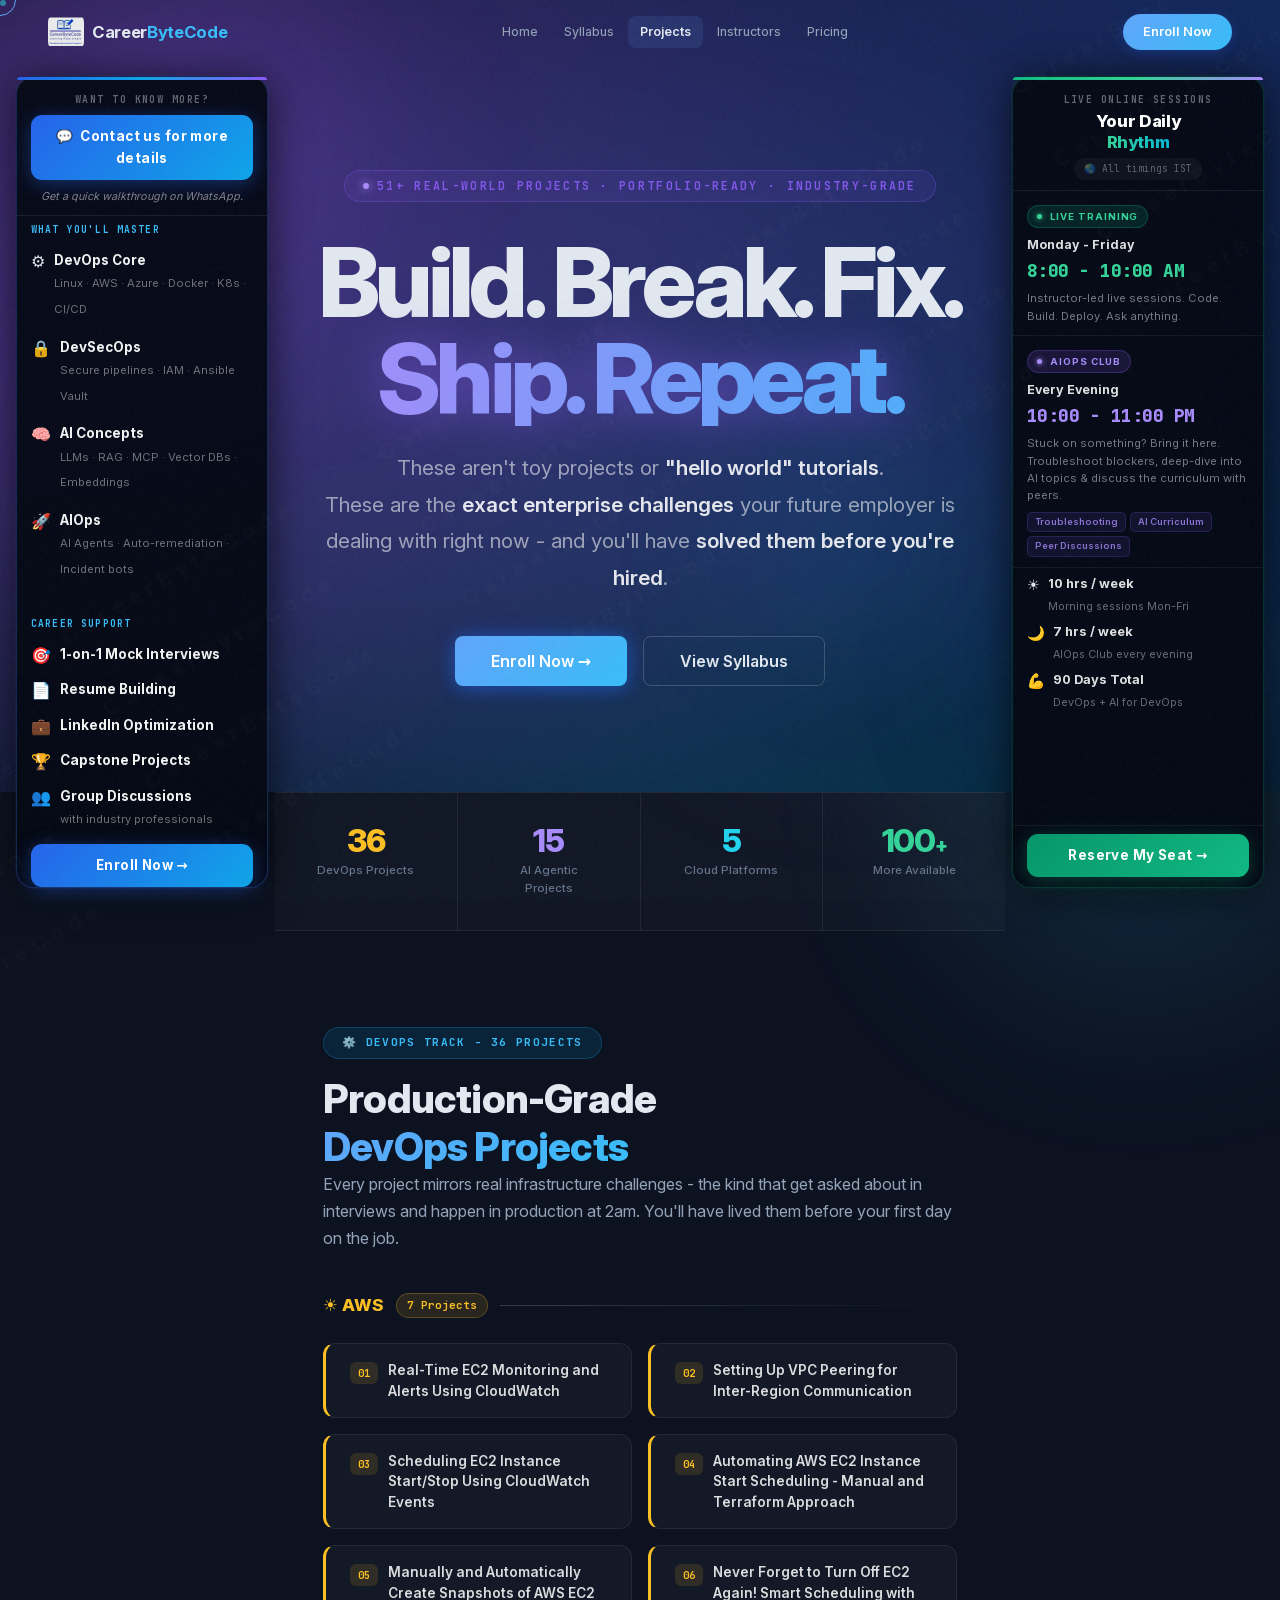
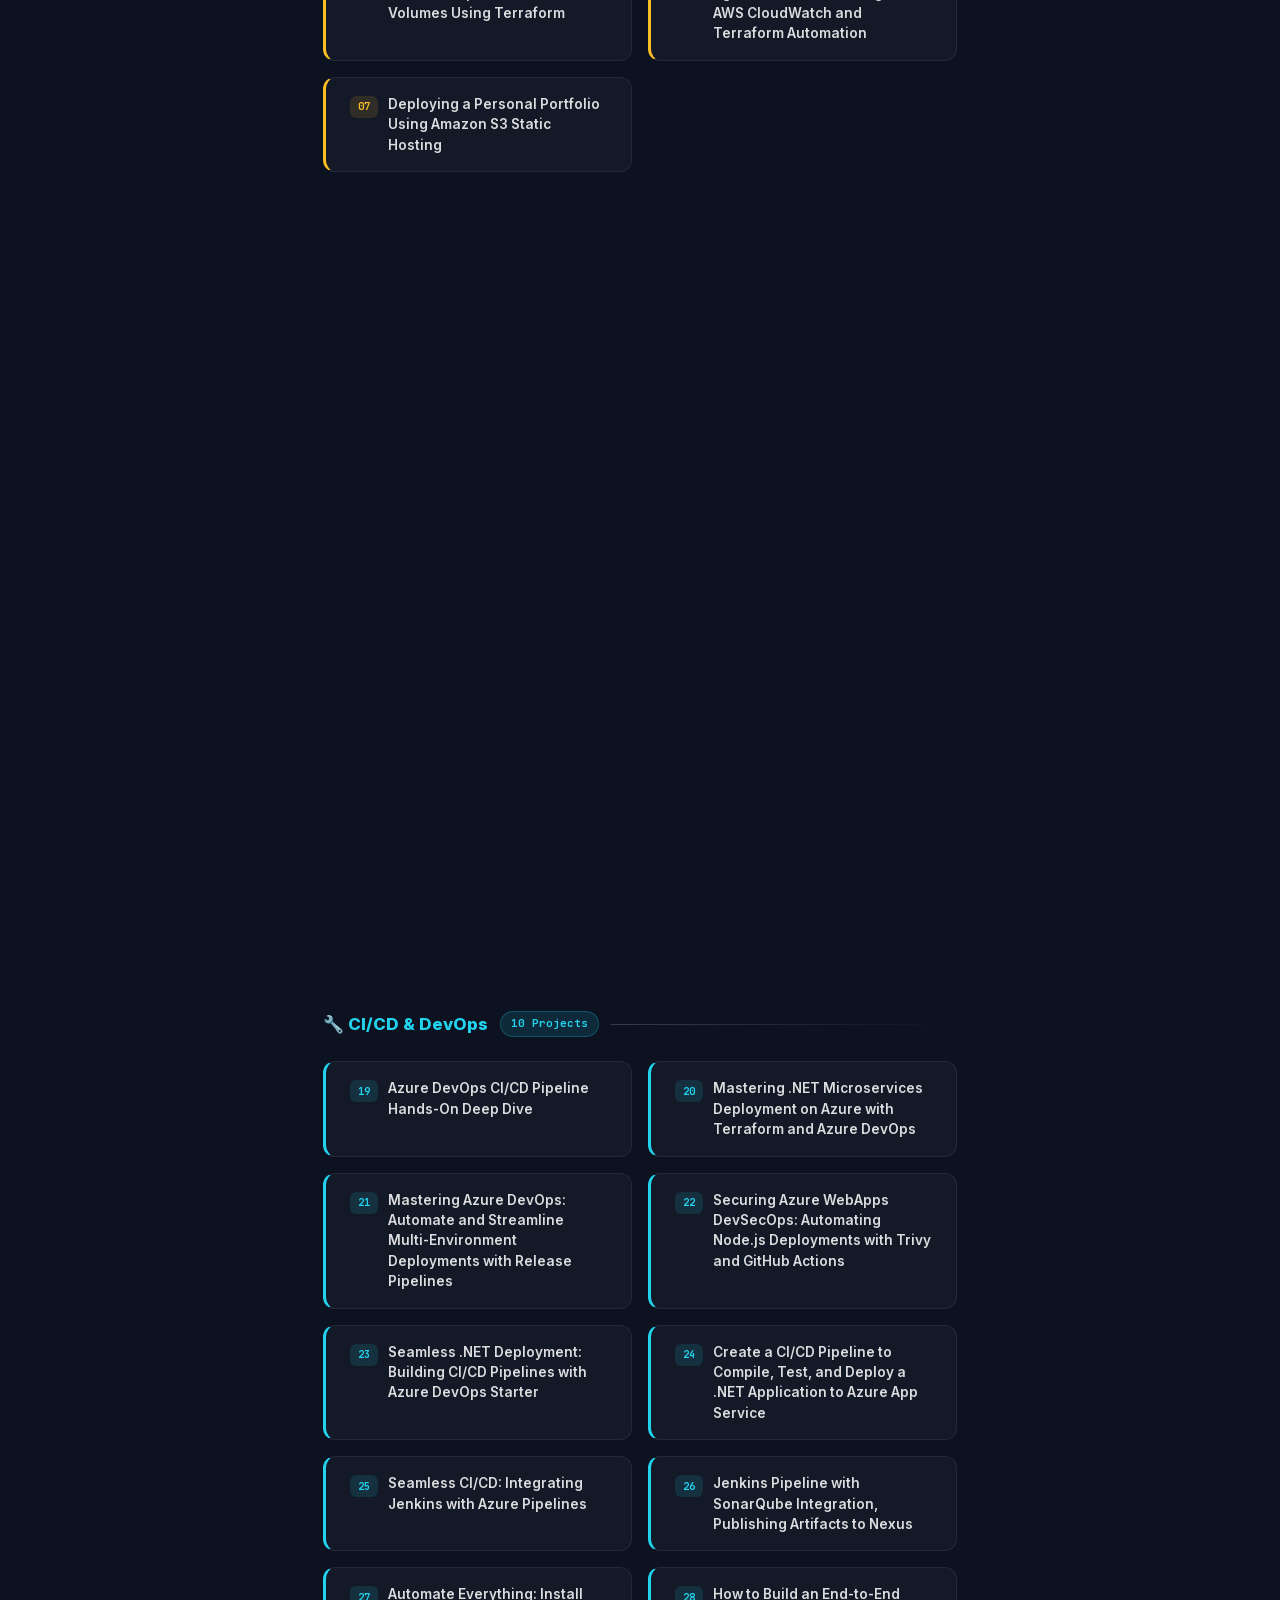
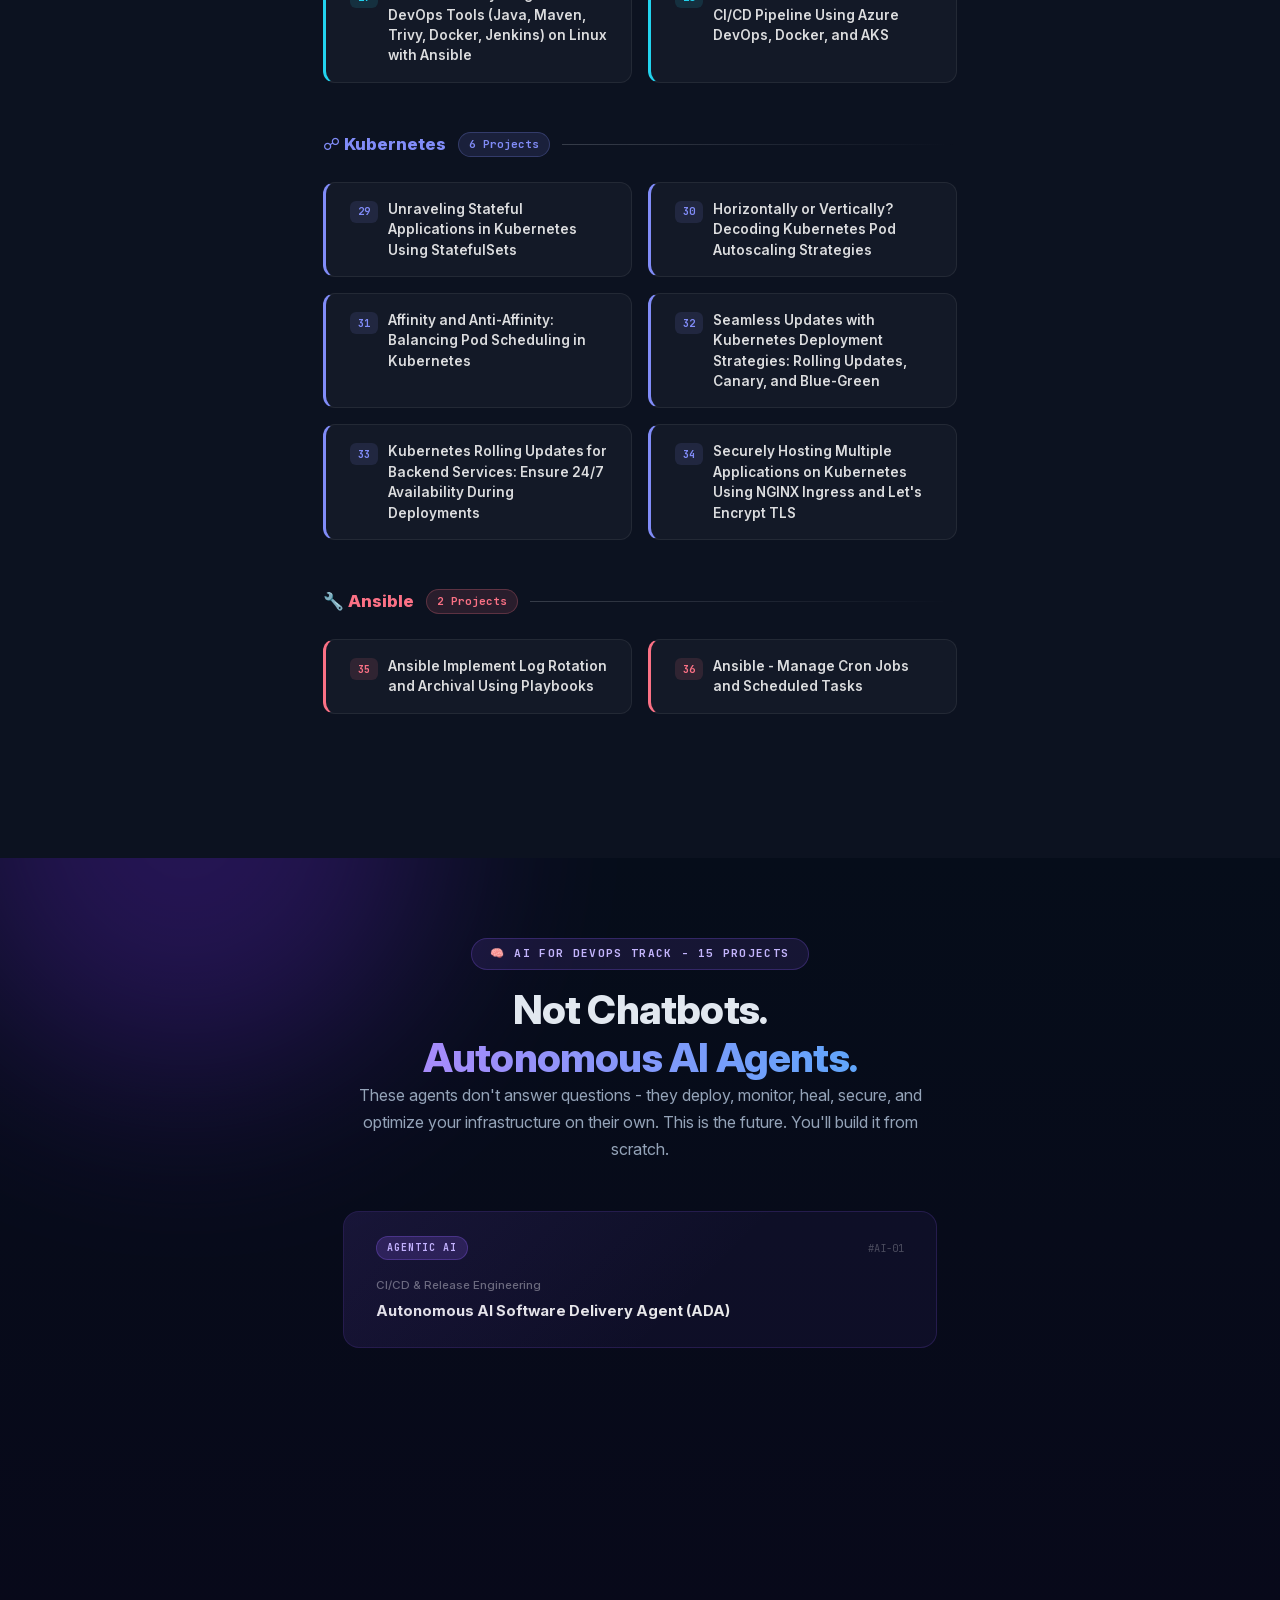
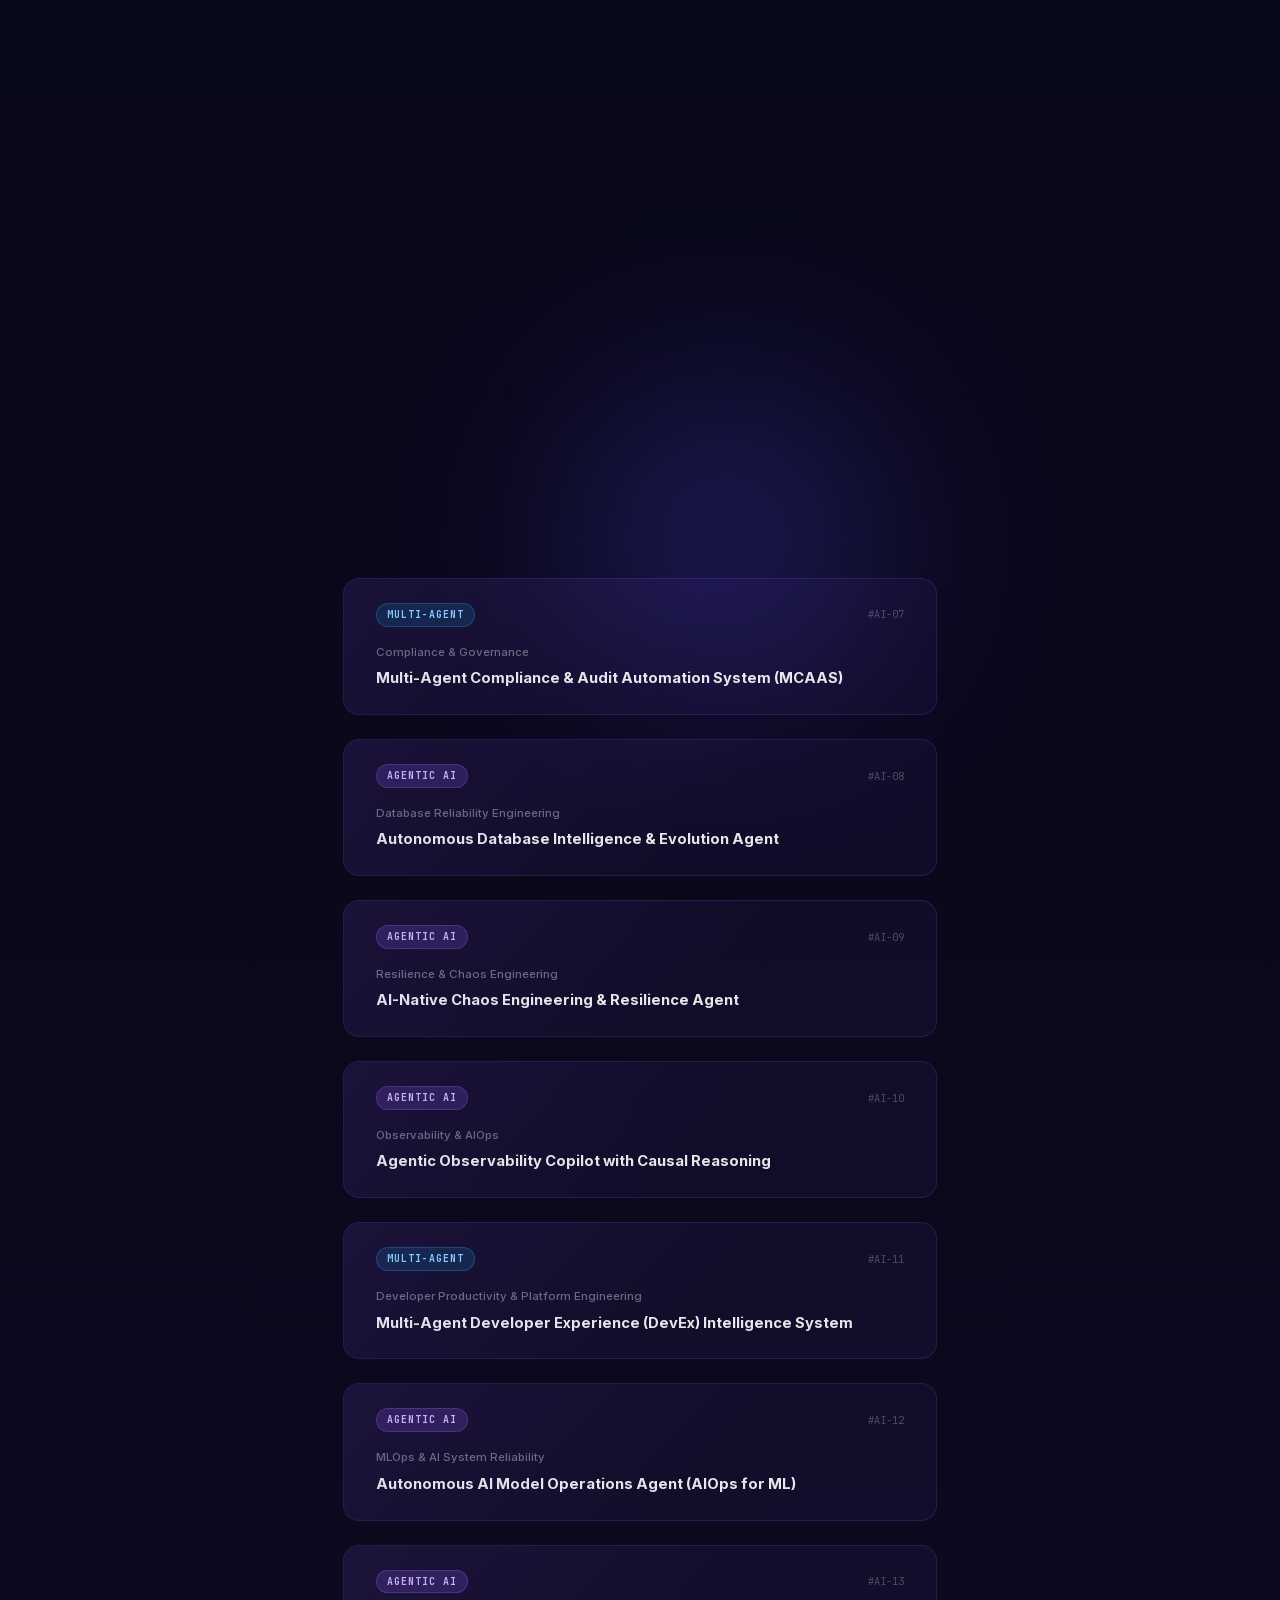
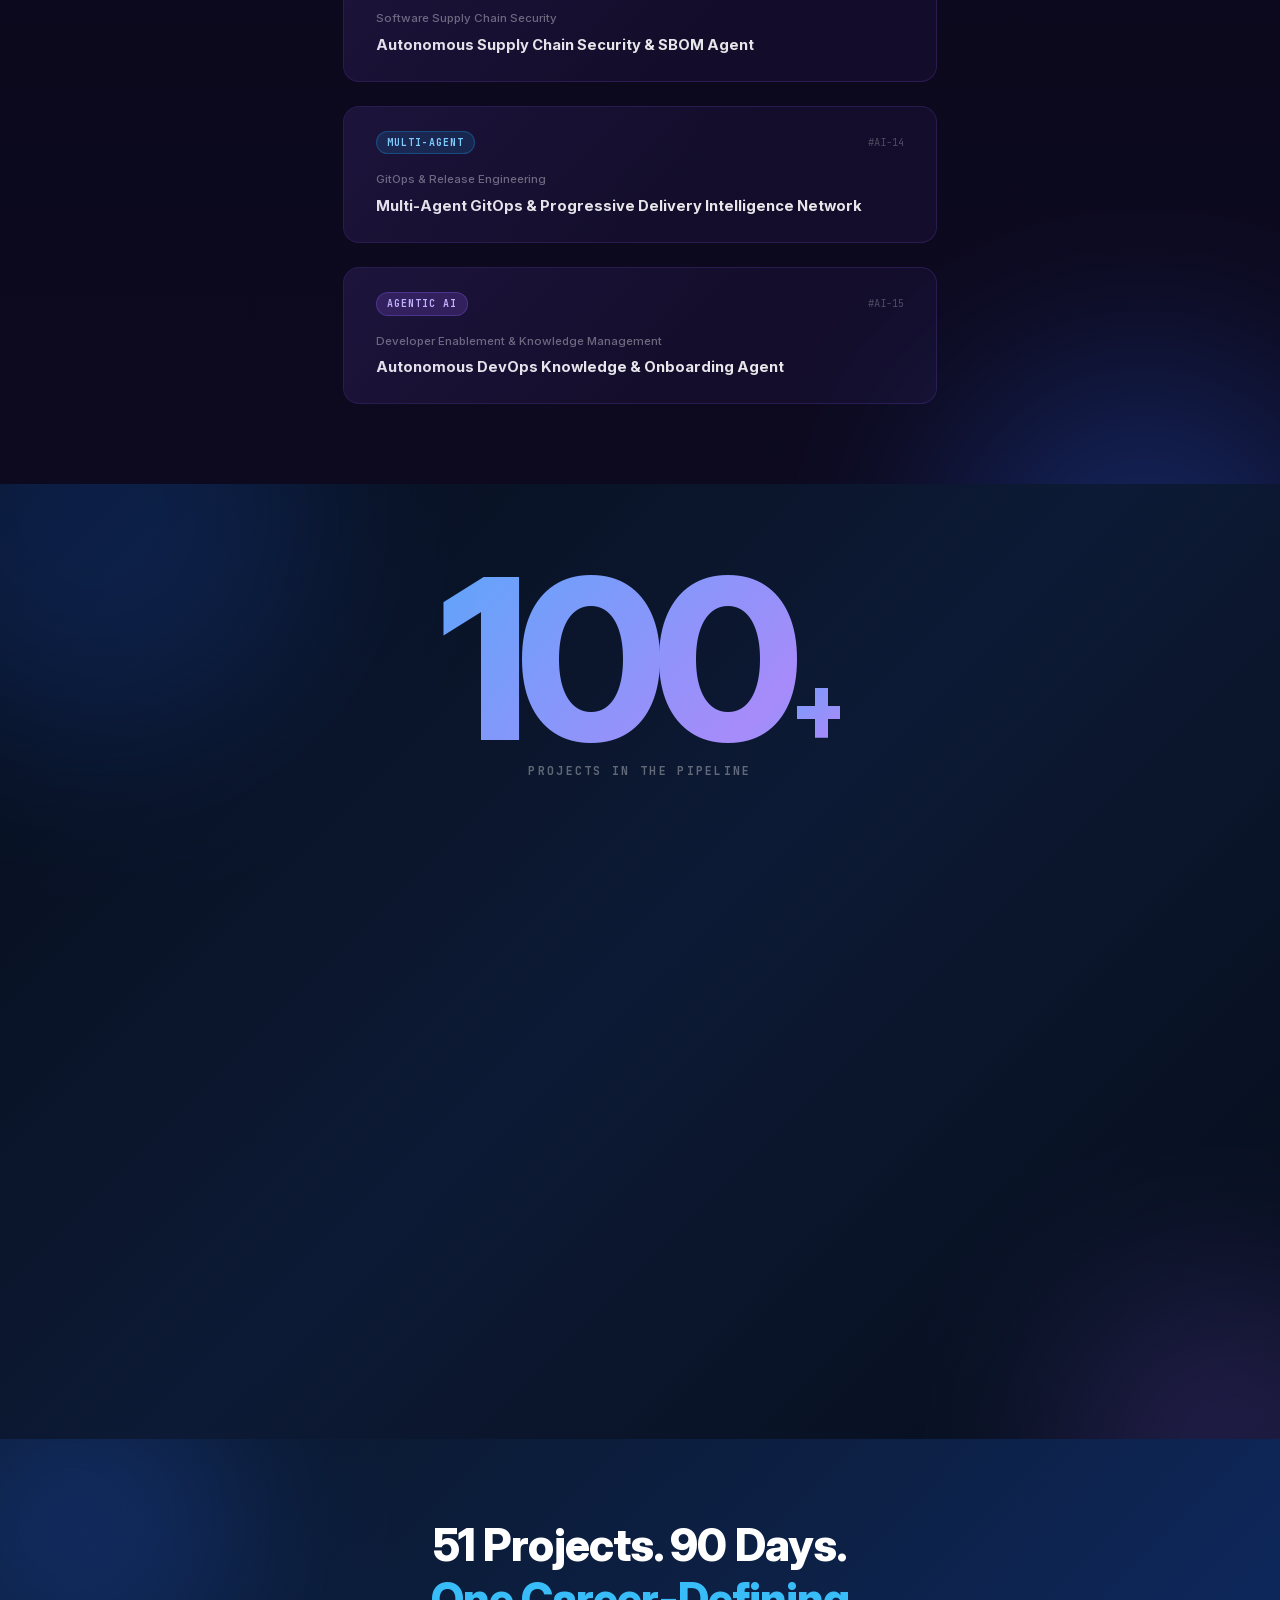
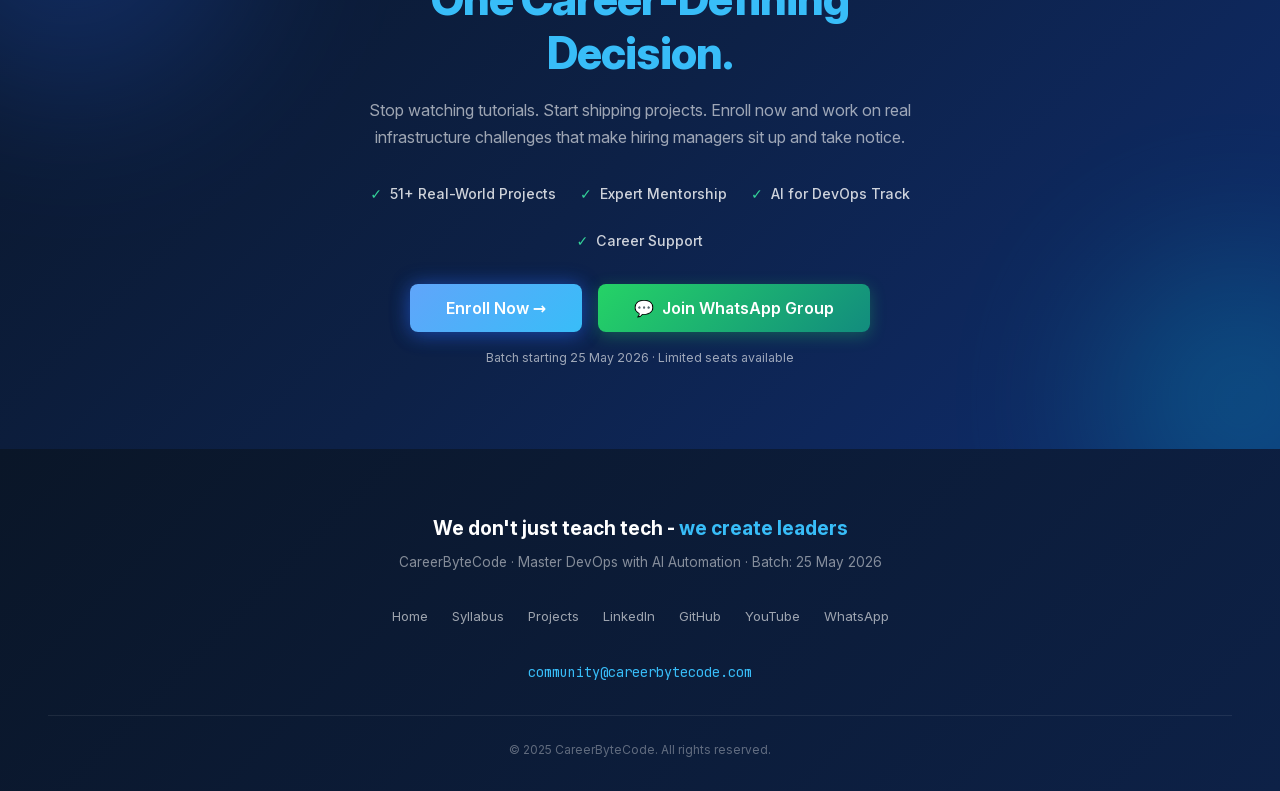
<file: projects.html>
<!DOCTYPE html>
<html lang="en" data-theme="dark">
<head>
<meta charset="UTF-8">
<meta name="viewport" content="width=device-width, initial-scale=1.0">
<meta name="description" content="51+ real-world DevOps and AI projects you'll build at CareerByteCode - from EC2 automation to autonomous AI agents. Every project is production-grade, portfolio-ready.">
<meta property="og:title" content="51+ Real-World Projects - CareerByteCode DevOps Course">
<meta property="og:description" content="36 DevOps + 15 Agentic AI projects. Not demos. Not tutorials. Real enterprise challenges your future employer faces every day.">
<meta property="og:type" content="website">
<meta property="og:url" content="https://careerbytecode.github.io/devops-course/projects.html">
<meta name="twitter:card" content="summary_large_image">
<meta name="theme-color" content="#0c1220">
<link rel="canonical" href="https://careerbytecode.github.io/devops-course/projects.html">
<link rel="icon" href="favicon-32.png" sizes="32x32" type="image/png">
<title>51+ Real-World Projects - CareerByteCode DevOps Course</title>
<link rel="preload" href="fonts/inter-latin.woff2" as="font" type="font/woff2" crossorigin>
<link rel="preload" href="fonts/jetbrains-mono-latin.woff2" as="font" type="font/woff2" crossorigin>
<link rel="stylesheet" href="shared-premium.css">
<style>
/* ===== SELF-HOSTED FONTS (Latin subset, variable axes preserved) ===== */
@font-face{font-family:'Inter';font-style:normal;font-weight:300 800;font-display:optional;src:url('fonts/inter-latin.woff2') format('woff2');unicode-range:U+0000-00FF,U+0131,U+0152-0153,U+02BB-02BC,U+02C6,U+02DA,U+02DC,U+0304,U+0308,U+0329,U+2000-206F,U+20AC,U+2122,U+2191,U+2193,U+2212,U+2215,U+FEFF,U+FFFD;}
@font-face{font-family:'JetBrains Mono';font-style:normal;font-weight:400 800;font-display:optional;src:url('fonts/jetbrains-mono-latin.woff2') format('woff2');unicode-range:U+0000-00FF,U+0131,U+0152-0153,U+02BB-02BC,U+02C6,U+02DA,U+02DC,U+0304,U+0308,U+0329,U+2000-206F,U+20AC,U+2122,U+2191,U+2193,U+2212,U+2215,U+FEFF,U+FFFD;}

/* ===== HERO ===== */
.proj-hero{min-height:88vh;padding:0;background:#060d1a;position:relative;overflow:hidden;}
.proj-hero__content{position:relative;z-index:5;display:flex;flex-direction:column;align-items:center;justify-content:center;min-height:88vh;padding:calc(var(--nav-h) + var(--sp-8)) var(--sp-6) var(--sp-8);}

.proj-hero-mesh{position:absolute;inset:-50%;width:200%;height:200%;background:
  radial-gradient(ellipse at 15% 50%,rgba(139,92,246,0.4) 0%,transparent 50%),
  radial-gradient(ellipse at 85% 20%,rgba(37,99,235,0.35) 0%,transparent 50%),
  radial-gradient(ellipse at 55% 85%,rgba(14,165,233,0.28) 0%,transparent 50%),
  radial-gradient(ellipse at 35% 30%,rgba(168,85,247,0.22) 0%,transparent 50%);
animation:mesh-morph 22s ease-in-out infinite;pointer-events:none;z-index:0;filter:blur(50px);}
@keyframes mesh-morph{
  0%{transform:translate(0,0) rotate(0deg) scale(1);}
  25%{transform:translate(4%,-3%) rotate(2deg) scale(1.04);}
  50%{transform:translate(-3%,4%) rotate(-2deg) scale(0.97);}
  75%{transform:translate(3%,2%) rotate(3deg) scale(1.03);}
  100%{transform:translate(0,0) rotate(0deg) scale(1);}
}

.proj-hero-orb{position:absolute;border-radius:50%;filter:blur(80px);opacity:0.55;pointer-events:none;will-change:transform;}
.proj-hero-orb--1{width:550px;height:550px;background:radial-gradient(circle,rgba(139,92,246,0.45),transparent 70%);top:-15%;left:-8%;animation:porb1 22s ease-in-out infinite;}
.proj-hero-orb--2{width:400px;height:400px;background:radial-gradient(circle,rgba(37,99,235,0.4),transparent 70%);bottom:-8%;right:-5%;animation:porb2 28s ease-in-out infinite;}
.proj-hero-orb--3{width:280px;height:280px;background:radial-gradient(circle,rgba(14,165,233,0.3),transparent 70%);top:50%;left:55%;animation:porb3 18s ease-in-out infinite;}
@keyframes porb1{0%,100%{transform:translate(0,0);}50%{transform:translate(50px,30px);}}
@keyframes porb2{0%,100%{transform:translate(0,0);}50%{transform:translate(-40px,-30px);}}
@keyframes porb3{0%,100%{transform:translate(0,0);}50%{transform:translate(60px,-40px);}}

.proj-hero__kicker{font-family:var(--font-mono);font-size:0.72rem;font-weight:700;letter-spacing:0.2em;text-transform:uppercase;color:rgba(139,92,246,0.9);background:rgba(139,92,246,0.1);border:1px solid rgba(139,92,246,0.25);padding:6px 18px;border-radius:var(--r-full);margin-bottom:var(--sp-4);display:inline-flex;align-items:center;gap:8px;}
.proj-hero__kicker-dot{width:6px;height:6px;background:#a78bfa;border-radius:50%;box-shadow:0 0 8px #a78bfa;animation:kdot 2s ease-in-out infinite;}
@keyframes kdot{0%,100%{opacity:1;transform:scale(1);}50%{opacity:0.5;transform:scale(0.7);}}

.proj-hero__title{font-size:clamp(3rem,8vw,6rem);font-weight:800;letter-spacing:-0.05em;line-height:1.0;text-align:center;margin-bottom:var(--sp-3);}
.proj-hero__title-line{display:block;color:#e2e8f0;}
.proj-hero__title-line--glow{
  background:linear-gradient(90deg,#a78bfa 0%,#60a5fa 35%,#38bdf8 55%,rgba(255,255,255,0.95) 58%,#38bdf8 61%,#60a5fa 80%,#a78bfa 100%);
  background-size:220% 100%;
  -webkit-background-clip:text;-webkit-text-fill-color:transparent;background-clip:text;
  filter:drop-shadow(0 0 24px rgba(139,92,246,0.5));
  animation:title-shimmer 5s ease-in-out infinite,title-glow 3s ease-in-out infinite alternate;
}
@keyframes title-shimmer{0%{background-position:120% 50%;}100%{background-position:-80% 50%;}}
@keyframes title-glow{0%{filter:drop-shadow(0 0 20px rgba(139,92,246,0.4));}100%{filter:drop-shadow(0 0 40px rgba(96,165,250,0.6));}}

.proj-hero__sub{font-size:clamp(1rem,2.2vw,1.3rem);color:rgba(255,255,255,0.55);max-width:640px;text-align:center;line-height:1.75;margin-bottom:var(--sp-5);}
.proj-hero__sub strong{color:rgba(255,255,255,0.88);font-weight:600;}

/* ===== VALUE PANEL (fixed left, desktop) - identical to index.html ===== */
.value-panel{position:fixed;left:16px;top:calc(var(--nav-h,64px) + 12px);bottom:12px;z-index:50;width:252px;background:rgba(5,9,20,0.95);backdrop-filter:blur(24px);-webkit-backdrop-filter:blur(24px);border:1px solid rgba(59,130,246,0.25);border-radius:18px;padding:0;box-shadow:0 4px 40px rgba(0,0,0,0.7),0 0 0 1px rgba(139,92,246,0.1),inset 0 1px 0 rgba(255,255,255,0.06);display:flex;flex-direction:column;}
.value-panel::before{content:'';display:block;height:3px;background:linear-gradient(90deg,#2563eb,#0ea5e9,#8b5cf6);border-radius:18px 18px 0 0;flex-shrink:0;}
.vp-scroll{flex:1;overflow-y:auto;display:flex;flex-direction:column;gap:8px;padding:0 0 4px;scrollbar-width:thin;scrollbar-color:rgba(59,130,246,0.25) transparent;}
.vp-scroll::-webkit-scrollbar{width:3px;}
.vp-scroll::-webkit-scrollbar-thumb{background:rgba(59,130,246,0.3);border-radius:2px;}
.vp-header{text-align:center;padding:12px 14px 10px;border-bottom:1px solid rgba(255,255,255,0.08);flex-shrink:0;}
.vp-eyebrow{font-size:0.6rem;font-weight:700;letter-spacing:0.15em;text-transform:uppercase;color:rgba(255,255,255,0.38);font-family:var(--font-mono);margin-bottom:4px;}
.vp-price{font-size:2rem;font-weight:800;color:#fff;letter-spacing:-0.04em;line-height:1.1;}
.vp-price sup{font-size:1rem;font-weight:700;color:#38bdf8;vertical-align:super;line-height:0;}
.vp-hook{font-size:0.68rem;color:rgba(255,255,255,0.48);margin-top:4px;font-style:italic;line-height:1.5;}
.vp-label{font-size:0.6rem;font-weight:700;letter-spacing:0.12em;text-transform:uppercase;color:#38bdf8;font-family:var(--font-mono);padding:6px 14px 2px;}
.vp-item{display:flex;align-items:flex-start;gap:9px;padding:5px 14px;transition:background 0.15s;cursor:default;}
.vp-item:hover{background:rgba(255,255,255,0.05);}
.vp-ico{font-size:1rem;flex-shrink:0;margin-top:1px;line-height:1;}
.vp-txt strong{display:block;font-size:0.84rem;font-weight:700;color:rgba(255,255,255,0.95);line-height:1.3;}
.vp-txt span{font-size:0.7rem;color:rgba(255,255,255,0.42);line-height:1.45;}
.vp-divider{height:1px;background:rgba(255,255,255,0.08);margin:4px 0;}
.vp-footer{flex-shrink:0;padding:8px 14px 0;}
.vp-cta{display:block;text-align:center;background:linear-gradient(135deg,#2563eb,#0ea5e9);color:#fff !important;font-size:0.84rem;font-weight:700;padding:11px;border-radius:11px;text-decoration:none !important;letter-spacing:0.03em;transition:all 0.2s;box-shadow:0 4px 20px rgba(37,99,235,0.4);}
.vp-cta:hover{transform:translateY(-2px);box-shadow:0 8px 28px rgba(37,99,235,0.55);}

/* ===== MOBILE TOP TICKER ===== */
.value-ticker-wrap{display:none;position:fixed;top:var(--nav-h,64px);left:0;right:0;z-index:48;background:rgba(5,9,20,0.96);border-bottom:1px solid rgba(59,130,246,0.18);overflow:hidden;height:34px;align-items:center;}
.value-ticker{display:inline-flex;align-items:center;white-space:nowrap;animation:ticker-scroll 36s linear infinite;}
@keyframes ticker-scroll{0%{transform:translateX(0);}100%{transform:translateX(-50%);}}
.value-ticker .vt-item{font-size:0.7rem;color:rgba(255,255,255,0.65);padding:0 8px;font-weight:500;}
.value-ticker .vt-sep{color:rgba(59,130,246,0.5);padding:0 2px;font-weight:700;}

/* ===== MOBILE BOTTOM BAR ===== */
.value-bottom-bar{display:none;position:fixed;bottom:0;left:0;right:0;z-index:48;background:rgba(5,9,20,0.97);backdrop-filter:blur(12px);-webkit-backdrop-filter:blur(12px);border-top:1px solid rgba(59,130,246,0.18);padding:10px 16px;align-items:center;justify-content:space-between;gap:10px;}
.vbb-info strong{display:block;font-size:0.88rem;font-weight:700;color:#fff;}
.vbb-info span{font-size:0.7rem;color:rgba(255,255,255,0.45);}
.vbb-btn{display:inline-flex;align-items:center;gap:5px;background:linear-gradient(135deg,#2563eb,#0ea5e9);color:#fff !important;font-size:0.8rem;font-weight:700;padding:10px 18px;border-radius:10px;text-decoration:none !important;white-space:nowrap;flex-shrink:0;box-shadow:0 4px 16px rgba(37,99,235,0.4);}

@media(max-width:1100px){
  .value-panel{display:none;}
  .value-ticker-wrap{display:flex;}
  .value-bottom-bar{display:flex;}
  body{padding-bottom:64px;}
}

/* ===== SCHEDULE PANEL (fixed right, desktop) ===== */
.schedule-panel{position:fixed;right:16px;top:calc(var(--nav-h,64px) + 12px);bottom:12px;z-index:50;width:252px;background:rgba(5,9,20,0.95);backdrop-filter:blur(24px);-webkit-backdrop-filter:blur(24px);border:1px solid rgba(16,185,129,0.22);border-radius:18px;padding:0;box-shadow:0 4px 40px rgba(0,0,0,0.7),0 0 0 1px rgba(16,185,129,0.08),inset 0 1px 0 rgba(255,255,255,0.06);display:flex;flex-direction:column;}
.schedule-panel::before{content:'';display:block;height:3px;background:linear-gradient(90deg,#10b981,#34d399,#a78bfa);border-radius:18px 18px 0 0;flex-shrink:0;}
.sp-scroll{flex:1;overflow-y:auto;display:flex;flex-direction:column;gap:0;padding:0 0 4px;scrollbar-width:thin;scrollbar-color:rgba(16,185,129,0.25) transparent;}
.sp-scroll::-webkit-scrollbar{width:3px;}
.sp-scroll::-webkit-scrollbar-thumb{background:rgba(16,185,129,0.3);border-radius:2px;}
.sp-header{text-align:center;padding:12px 14px 10px;border-bottom:1px solid rgba(255,255,255,0.08);flex-shrink:0;}
.sp-eyebrow{font-size:0.6rem;font-weight:700;letter-spacing:0.15em;text-transform:uppercase;color:rgba(255,255,255,0.38);font-family:var(--font-mono);margin-bottom:4px;}
.sp-title{font-size:1.05rem;font-weight:800;color:#fff;line-height:1.25;letter-spacing:-0.02em;}
.sp-title-accent{background:linear-gradient(90deg,#34d399,#06b6d4);-webkit-background-clip:text;-webkit-text-fill-color:transparent;background-clip:text;}
.sp-timezone{display:inline-flex;align-items:center;gap:5px;font-size:0.6rem;color:rgba(255,255,255,0.35);margin-top:5px;font-family:var(--font-mono);background:rgba(255,255,255,0.04);padding:3px 10px;border-radius:var(--r-full);}
.sp-session{padding:10px 14px;}
.sp-session + .sp-session{border-top:1px solid rgba(255,255,255,0.06);}
.sp-session-badge{display:inline-flex;align-items:center;gap:5px;font-size:0.6rem;font-weight:700;letter-spacing:0.1em;text-transform:uppercase;padding:3px 9px;border-radius:var(--r-full);margin-bottom:7px;}
.sp-session--morning .sp-session-badge{background:rgba(16,185,129,0.15);color:#34d399;border:1px solid rgba(16,185,129,0.25);}
.sp-session--aiops .sp-session-badge{background:rgba(139,92,246,0.15);color:#a78bfa;border:1px solid rgba(139,92,246,0.25);}
.sp-live-dot{width:5px;height:5px;background:#34d399;border-radius:50%;box-shadow:0 0 5px #34d399;display:inline-block;animation:sp-blink 1.8s ease-in-out infinite;}
.sp-ai-dot{width:5px;height:5px;background:#a78bfa;border-radius:50%;box-shadow:0 0 5px #a78bfa;display:inline-block;animation:sp-blink 1.8s ease-in-out infinite;}
@keyframes sp-blink{0%,100%{opacity:1;}50%{opacity:0.3;}}
.sp-session-days{font-size:0.78rem;font-weight:700;color:rgba(255,255,255,0.88);margin-bottom:2px;}
.sp-session-time{font-size:1.1rem;font-weight:800;letter-spacing:-0.03em;margin-bottom:5px;font-family:var(--font-mono);}
.sp-session--morning .sp-session-time{color:#34d399;}
.sp-session--aiops .sp-session-time{color:#a78bfa;}
.sp-session-desc{font-size:0.7rem;color:rgba(255,255,255,0.45);line-height:1.55;}
.sp-tags{display:flex;flex-wrap:wrap;gap:4px;margin-top:7px;}
.sp-tag{font-size:0.58rem;font-weight:600;padding:2px 7px;border-radius:5px;background:rgba(139,92,246,0.1);color:rgba(167,139,250,0.8);border:1px solid rgba(139,92,246,0.2);}
.sp-commit{padding:8px 14px;border-top:1px solid rgba(255,255,255,0.06);display:flex;flex-direction:column;gap:7px;}
.sp-commit-row{display:flex;align-items:flex-start;gap:8px;}
.sp-ico{font-size:0.9rem;flex-shrink:0;line-height:1.3;}
.sp-txt strong{display:block;font-size:0.8rem;font-weight:700;color:rgba(255,255,255,0.88);line-height:1.2;}
.sp-txt span{font-size:0.67rem;color:rgba(255,255,255,0.4);}
.sp-footer{flex-shrink:0;padding:8px 14px 10px;border-top:1px solid rgba(255,255,255,0.06);}
.sp-cta{display:block;text-align:center;background:linear-gradient(135deg,#059669,#10b981);color:#fff !important;font-size:0.84rem;font-weight:700;padding:11px;border-radius:11px;text-decoration:none !important;letter-spacing:0.03em;transition:all 0.2s;box-shadow:0 4px 20px rgba(16,185,129,0.28);}
.sp-cta:hover{transform:translateY(-2px);box-shadow:0 8px 28px rgba(16,185,129,0.42);}
@media(max-width:1100px){.schedule-panel{display:none;}}

/* ===== STATS BAR ===== */
.proj-stats{display:flex;justify-content:center;flex-wrap:wrap;gap:0;background:rgba(255,255,255,0.025);border-top:1px solid rgba(255,255,255,0.07);border-bottom:1px solid rgba(255,255,255,0.07);}

/* ===== PANEL-AWARE LAYOUT (desktop only) ===== */
@media(min-width:1101px){
  /* Push all main content into the zone between both fixed panels */
  main{padding-left:275px;padding-right:275px;}
  /* Re-expand full-bleed sections back to viewport width */
  .proj-hero,.ai-track-section,.trust-section,.enroll-section{
    margin-left:-275px;margin-right:-275px;
  }
  /* Hero content: restore clearance so title/CTA stay between panels */
  .proj-hero__content{padding-left:310px !important;padding-right:310px !important;}
  /* Trust section has no inner container - pad content directly */
  .trust-section{padding-left:310px;padding-right:310px;}
  /* Containers inside re-expanded sections: cap width to the safe zone */
  .ai-track-section .container,.enroll-section > .container{
    max-width:calc(100vw - 590px);
  }
}
.proj-stat{display:flex;flex-direction:column;align-items:center;padding:var(--sp-4) var(--sp-5);flex:1;min-width:140px;border-right:1px solid rgba(255,255,255,0.07);}
.proj-stat:last-child{border-right:none;}
.proj-stat__num{font-size:2rem;font-weight:800;letter-spacing:-0.04em;line-height:1;}
.proj-stat__label{font-size:0.72rem;color:var(--text-3);font-weight:500;margin-top:4px;text-align:center;}

/* ===== CATEGORY SECTION ===== */
.proj-track-header{margin-bottom:var(--sp-5);}
.proj-track-badge{display:inline-flex;align-items:center;gap:8px;padding:6px 18px;border-radius:var(--r-full);font-family:var(--font-mono);font-size:0.7rem;font-weight:700;letter-spacing:0.12em;text-transform:uppercase;margin-bottom:var(--sp-2);}
.proj-track-badge--devops{background:rgba(14,165,233,0.12);border:1px solid rgba(14,165,233,0.25);color:var(--accent-2);}
.proj-track-badge--ai{background:rgba(139,92,246,0.12);border:1px solid rgba(139,92,246,0.25);color:#c4b5fd;}

/* ===== PROJECT CATEGORY GROUPS ===== */
.proj-category{margin-bottom:var(--sp-6);}
.proj-cat-label{display:flex;align-items:center;gap:12px;margin-bottom:var(--sp-3);}
.proj-cat-name{font-size:1.05rem;font-weight:800;display:flex;align-items:center;gap:8px;}
.proj-cat-count{font-family:var(--font-mono);font-size:0.68rem;font-weight:700;padding:3px 10px;border-radius:var(--r-full);}
.proj-cat-line{flex:1;height:1px;background:linear-gradient(90deg,currentColor,transparent);opacity:0.2;}

/* AWS - amber */
.proj-cat--aws .proj-cat-name{color:#fbbf24;}
.proj-cat--aws .proj-cat-count{background:rgba(251,191,36,0.12);color:#fbbf24;border:1px solid rgba(251,191,36,0.25);}
.proj-cat--aws .proj-card{border-left-color:#fbbf24;}
.proj-cat--aws .proj-num{background:rgba(251,191,36,0.12);color:#fbbf24;}

/* Azure - blue */
.proj-cat--azure .proj-cat-name{color:#60a5fa;}
.proj-cat--azure .proj-cat-count{background:rgba(96,165,250,0.12);color:#60a5fa;border:1px solid rgba(96,165,250,0.25);}
.proj-cat--azure .proj-card{border-left-color:#60a5fa;}
.proj-cat--azure .proj-num{background:rgba(96,165,250,0.12);color:#60a5fa;}

/* CI/CD - cyan */
.proj-cat--cicd .proj-cat-name{color:#22d3ee;}
.proj-cat--cicd .proj-cat-count{background:rgba(34,211,238,0.12);color:#22d3ee;border:1px solid rgba(34,211,238,0.25);}
.proj-cat--cicd .proj-card{border-left-color:#22d3ee;}
.proj-cat--cicd .proj-num{background:rgba(34,211,238,0.12);color:#22d3ee;}

/* Kubernetes - indigo */
.proj-cat--k8s .proj-cat-name{color:#818cf8;}
.proj-cat--k8s .proj-cat-count{background:rgba(129,140,248,0.12);color:#818cf8;border:1px solid rgba(129,140,248,0.25);}
.proj-cat--k8s .proj-card{border-left-color:#818cf8;}
.proj-cat--k8s .proj-num{background:rgba(129,140,248,0.12);color:#818cf8;}

/* Ansible - rose */
.proj-cat--ansible .proj-cat-name{color:#fb7185;}
.proj-cat--ansible .proj-cat-count{background:rgba(251,113,133,0.12);color:#fb7185;border:1px solid rgba(251,113,133,0.25);}
.proj-cat--ansible .proj-card{border-left-color:#fb7185;}
.proj-cat--ansible .proj-num{background:rgba(251,113,133,0.12);color:#fb7185;}

/* ===== INDIVIDUAL PROJECT CARDS ===== */
.proj-grid{display:grid;grid-template-columns:repeat(auto-fill,minmax(300px,1fr));gap:var(--sp-2);}
.proj-card{background:rgba(255,255,255,0.03);border:1px solid rgba(255,255,255,0.07);border-left-width:3px;border-radius:var(--r-md);padding:var(--sp-2) var(--sp-3);display:flex;align-items:flex-start;gap:10px;transition:all 0.2s;cursor:default;}
.proj-card:hover{background:rgba(255,255,255,0.06);transform:translateX(4px);box-shadow:0 4px 20px rgba(0,0,0,0.2);}
.proj-num{font-family:var(--font-mono);font-size:0.65rem;font-weight:700;min-width:28px;height:22px;border-radius:6px;display:flex;align-items:center;justify-content:center;flex-shrink:0;margin-top:2px;}
.proj-title{font-size:0.85rem;font-weight:600;color:rgba(255,255,255,0.85);line-height:1.5;}
.proj-card:hover .proj-title{color:#fff;}

/* ===== AI PROJECTS SECTION ===== */
.ai-track-section{background:linear-gradient(180deg,#060d1a 0%,#09071a 40%,#0d0a1f 100%);position:relative;overflow:hidden;padding:var(--sp-10) 0;}
.ai-section-orb{position:absolute;border-radius:50%;filter:blur(100px);pointer-events:none;opacity:0.3;}
.ai-section-orb--1{width:500px;height:500px;background:#6d28d9;top:-10%;left:-5%;}
.ai-section-orb--2{width:400px;height:400px;background:#2563eb;bottom:-10%;right:-5%;}
.ai-section-orb--3{width:300px;height:300px;background:#4f46e5;top:40%;left:45%;}

.ai-grid{display:grid;grid-template-columns:repeat(auto-fill,minmax(340px,1fr));gap:var(--sp-3);}
.ai-card{background:rgba(139,92,246,0.06);border:1px solid rgba(139,92,246,0.18);border-radius:var(--r-lg);padding:var(--sp-3) var(--sp-4);position:relative;overflow:hidden;transition:all 0.25s;cursor:default;}
.ai-card::before{content:'';position:absolute;inset:0;background:linear-gradient(135deg,rgba(139,92,246,0.08),transparent 60%);pointer-events:none;}
.ai-card:hover{background:rgba(139,92,246,0.1);border-color:rgba(139,92,246,0.35);transform:translateY(-3px);box-shadow:0 8px 32px rgba(139,92,246,0.18);}
.ai-card__top{display:flex;align-items:center;gap:8px;margin-bottom:var(--sp-2);}
.ai-type{font-family:var(--font-mono);font-size:0.62rem;font-weight:700;letter-spacing:0.1em;text-transform:uppercase;padding:3px 10px;border-radius:var(--r-full);}
.ai-type--agentic{background:rgba(139,92,246,0.2);color:#c4b5fd;border:1px solid rgba(139,92,246,0.3);}
.ai-type--multi{background:rgba(14,165,233,0.15);color:#7dd3fc;border:1px solid rgba(14,165,233,0.3);}
.ai-card__num{font-family:var(--font-mono);font-size:0.65rem;color:rgba(255,255,255,0.25);margin-left:auto;}
.ai-card__domain{font-size:0.72rem;color:rgba(255,255,255,0.38);margin-bottom:6px;font-weight:500;}
.ai-card__title{font-size:0.92rem;font-weight:700;color:rgba(255,255,255,0.9);line-height:1.55;}
.ai-card:hover .ai-card__title{color:#fff;}

/* ===== TRUST THE PROCESS SECTION ===== */
.trust-section{background:linear-gradient(135deg,#060d1a 0%,#0d1a35 50%,#060d1a 100%);position:relative;overflow:hidden;padding:var(--sp-10) var(--sp-6);text-align:center;}
.trust-orb{position:absolute;border-radius:50%;filter:blur(90px);opacity:0.2;pointer-events:none;}
.trust-orb-1{width:450px;height:450px;background:#2563eb;top:-20%;left:-10%;}
.trust-orb-2{width:350px;height:350px;background:#8b5cf6;bottom:-20%;right:-10%;}

.trust-counter-wrap{display:inline-flex;flex-direction:column;align-items:center;justify-content:center;margin-bottom:var(--sp-5);}
.trust-counter{font-size:clamp(7rem,20vw,14rem);font-weight:800;letter-spacing:-0.06em;line-height:0.85;
  background:linear-gradient(135deg,#60a5fa 0%,#a78bfa 40%,#38bdf8 70%,#60a5fa 100%);
  background-size:200% 200%;
  -webkit-background-clip:text;-webkit-text-fill-color:transparent;background-clip:text;
  animation:counter-shimmer 6s ease-in-out infinite;}
@keyframes counter-shimmer{0%,100%{background-position:0% 50%;}50%{background-position:100% 50%;}}
.trust-counter-plus{font-size:clamp(3rem,8vw,6rem);font-weight:800;background:inherit;-webkit-background-clip:text;-webkit-text-fill-color:transparent;background-clip:text;}
.trust-counter-label{font-family:var(--font-mono);font-size:0.72rem;font-weight:700;letter-spacing:0.2em;text-transform:uppercase;color:rgba(255,255,255,0.35);margin-top:var(--sp-1);}

.trust-heading{font-size:clamp(1.8rem,4.5vw,3.2rem);font-weight:800;color:#fff;line-height:1.2;max-width:720px;margin:0 auto var(--sp-3);}
.trust-heading .accent{background:linear-gradient(90deg,#60a5fa,#a78bfa);-webkit-background-clip:text;-webkit-text-fill-color:transparent;background-clip:text;}
.trust-body{font-size:clamp(1rem,2vw,1.2rem);color:rgba(255,255,255,0.55);max-width:560px;margin:0 auto var(--sp-5);line-height:1.75;}
.trust-body strong{color:rgba(255,255,255,0.85);}

.trust-pills{display:flex;flex-wrap:wrap;justify-content:center;gap:10px;margin-bottom:var(--sp-6);}
.trust-pill{font-size:0.82rem;font-weight:600;padding:8px 20px;border-radius:var(--r-full);background:rgba(255,255,255,0.05);border:1px solid rgba(255,255,255,0.1);color:rgba(255,255,255,0.7);transition:all 0.2s;}
.trust-pill:hover{background:rgba(255,255,255,0.09);color:#fff;}
.trust-pill--star{background:rgba(251,191,36,0.08);border-color:rgba(251,191,36,0.2);color:#fbbf24;}
.trust-pill--star:hover{background:rgba(251,191,36,0.14);color:#fde68a;}

/* ===== ENROLL SECTION ===== */
.enroll-section{background:linear-gradient(135deg,#0a1628 0%,#0d2147 50%,#0f2d6e 100%);color:#fff;position:relative;overflow:hidden;padding:var(--sp-10) var(--sp-6);}
.enroll-section h2{color:#fff;}
.enroll-section h2 span{background:linear-gradient(135deg,var(--accent-2),#38bdf8);-webkit-background-clip:text;-webkit-text-fill-color:transparent;background-clip:text;}
.enroll-section p{color:rgba(255,255,255,0.6);}
.cta-orb{position:absolute;border-radius:50%;filter:blur(80px);pointer-events:none;opacity:0.25;}
.cta-orb-1{width:350px;height:350px;background:#2563eb;top:-15%;left:-8%;}
.cta-orb-2{width:280px;height:280px;background:#06b6d4;bottom:-15%;right:-8%;}
.cta-checklist{display:flex;flex-wrap:wrap;gap:var(--sp-3);justify-content:center;margin:var(--sp-4) 0;}
.cta-check-item{display:flex;align-items:center;gap:8px;font-size:0.88rem;color:rgba(255,255,255,0.8);font-weight:500;}
.cta-check-item .chk{color:#34d399;font-weight:700;}
.cta-note-sm{font-size:0.77rem;color:rgba(255,255,255,0.38);margin-top:var(--sp-2);}

/* ===== BTN EXTRAS ===== */
.btn--glow{box-shadow:0 0 20px rgba(37,99,235,0.4),0 4px 20px rgba(37,99,235,0.3);}
.btn--glow:hover{box-shadow:0 0 30px rgba(37,99,235,0.5),0 8px 30px rgba(37,99,235,0.4);}
.btn--whatsapp{background:linear-gradient(135deg,#25D366,#128C7E);color:#fff;box-shadow:0 4px 16px rgba(37,211,102,0.3);border:none;}
.btn--whatsapp:hover{transform:translateY(-2px);box-shadow:0 8px 28px rgba(37,211,102,0.45);}

@media(max-width:640px){
  .proj-hero__title{font-size:clamp(2.4rem,10vw,4rem);}
  .ai-grid{grid-template-columns:1fr;}
  .proj-grid{grid-template-columns:1fr;}
  .proj-stat{min-width:100px;padding:var(--sp-3) var(--sp-2);}
  .proj-stat__num{font-size:1.5rem;}
}

@media print{
  .nav,.scroll-progress,.nav__mobile,.orb,.btt,.noise,.value-panel,.schedule-panel,.value-ticker-wrap,.value-bottom-bar{display:none !important;}
  .reveal{opacity:1;transform:none;}
  body{background:#fff;color:#000;}
}
</style>
</head>
<body>

<div class="noise"></div>
<div class="orb orb-1"></div>
<div class="orb orb-2"></div>
<div class="orb orb-3"></div>
<div class="scroll-progress" role="progressbar" aria-label="Page scroll progress"></div>

<!-- VALUE PANEL (fixed left, desktop) -->
<aside class="value-panel" aria-label="DevOps with AI course">
  <div class="vp-header">
    <div class="vp-eyebrow">Want to know more?</div>
    <a class="vp-cta" href="https://wa.link/0nmn9p" target="_blank" rel="noopener noreferrer" style="margin-top:8px;">&#128172;&nbsp; Contact us for more details</a>
    <div class="vp-hook" style="margin-top:8px;">Get a quick walkthrough on WhatsApp.</div>
  </div>
  <div class="vp-scroll">
    <div class="vp-label">What you'll master</div>
    <div class="vp-item">
      <span class="vp-ico">&#9881;&#65039;</span>
      <div class="vp-txt"><strong>DevOps Core</strong><span>Linux &middot; AWS &middot; Azure &middot; Docker &middot; K8s &middot; CI/CD</span></div>
    </div>
    <div class="vp-item">
      <span class="vp-ico">&#128274;</span>
      <div class="vp-txt"><strong>DevSecOps</strong><span>Secure pipelines &middot; IAM &middot; Ansible Vault</span></div>
    </div>
    <div class="vp-item">
      <span class="vp-ico">&#129504;</span>
      <div class="vp-txt"><strong>AI Concepts</strong><span>LLMs &middot; RAG &middot; MCP &middot; Vector DBs &middot; Embeddings</span></div>
    </div>
    <div class="vp-item">
      <span class="vp-ico">&#128640;</span>
      <div class="vp-txt"><strong>AIOps</strong><span>AI Agents &middot; Auto-remediation &middot; Incident bots</span></div>
    </div>
    <div class="vp-divider"></div>
    <div class="vp-label">Career support</div>
    <div class="vp-item">
      <span class="vp-ico">&#127919;</span>
      <div class="vp-txt"><strong>1-on-1 Mock Interviews</strong></div>
    </div>
    <div class="vp-item">
      <span class="vp-ico">&#128196;</span>
      <div class="vp-txt"><strong>Resume Building</strong></div>
    </div>
    <div class="vp-item">
      <span class="vp-ico">&#128188;</span>
      <div class="vp-txt"><strong>LinkedIn Optimization</strong></div>
    </div>
    <div class="vp-item">
      <span class="vp-ico">&#127942;</span>
      <div class="vp-txt"><strong>Capstone Projects</strong></div>
    </div>
    <div class="vp-item">
      <span class="vp-ico">&#128101;</span>
      <div class="vp-txt"><strong>Group Discussions</strong><span>with industry professionals</span></div>
    </div>
  </div>
  <div class="vp-footer">
    <a class="vp-cta" href="https://wa.link/0nmn9p" target="_blank" rel="noopener noreferrer">Enroll Now &rarr;</a>
  </div>
</aside>

<!-- SCHEDULE PANEL (fixed right, desktop) -->
<aside class="schedule-panel" aria-label="Course schedule">
  <div class="sp-header">
    <div class="sp-eyebrow">Live Online Sessions</div>
    <div class="sp-title">Your Daily<br><span class="sp-title-accent">Rhythm</span></div>
    <div class="sp-timezone">&#127759; All timings IST</div>
  </div>
  <div class="sp-scroll">
    <div class="sp-session sp-session--morning">
      <div class="sp-session-badge"><span class="sp-live-dot"></span>&nbsp;Live Training</div>
      <div class="sp-session-days">Monday - Friday</div>
      <div class="sp-session-time">8:00 - 10:00 AM</div>
      <div class="sp-session-desc">Instructor-led live sessions. Code. Build. Deploy. Ask anything.</div>
    </div>
    <div class="sp-session sp-session--aiops">
      <div class="sp-session-badge"><span class="sp-ai-dot"></span>&nbsp;AIOps Club</div>
      <div class="sp-session-days">Every Evening</div>
      <div class="sp-session-time">10:00 - 11:00 PM</div>
      <div class="sp-session-desc">Stuck on something? Bring it here. Troubleshoot blockers, deep-dive into AI topics &amp; discuss the curriculum with peers.</div>
      <div class="sp-tags">
        <span class="sp-tag">Troubleshooting</span>
        <span class="sp-tag">AI Curriculum</span>
        <span class="sp-tag">Peer Discussions</span>
      </div>
    </div>
    <div class="sp-commit">
      <div class="sp-commit-row">
        <span class="sp-ico">&#9728;&#65039;</span>
        <div class="sp-txt"><strong>10 hrs / week</strong><span>Morning sessions Mon-Fri</span></div>
      </div>
      <div class="sp-commit-row">
        <span class="sp-ico">&#127769;</span>
        <div class="sp-txt"><strong>7 hrs / week</strong><span>AIOps Club every evening</span></div>
      </div>
      <div class="sp-commit-row">
        <span class="sp-ico">&#128170;</span>
        <div class="sp-txt"><strong>90 Days Total</strong><span>DevOps + AI for DevOps</span></div>
      </div>
    </div>
  </div>
  <div class="sp-footer">
    <a class="sp-cta" href="https://wa.link/0nmn9p" target="_blank" rel="noopener noreferrer">Reserve My Seat &rarr;</a>
  </div>
</aside>

<!-- MOBILE TICKER -->
<div class="value-ticker-wrap" aria-hidden="true">
  <div class="value-ticker">
    <span class="vt-item">&#9881;&#65039; DevOps Core</span><span class="vt-sep">&middot;</span>
    <span class="vt-item">&#128274; DevSecOps</span><span class="vt-sep">&middot;</span>
    <span class="vt-item">&#129504; AI Concepts</span><span class="vt-sep">&middot;</span>
    <span class="vt-item">&#128640; AIOps</span><span class="vt-sep">&middot;</span>
    <span class="vt-item">&#127919; 1-on-1 Mock Interviews</span><span class="vt-sep">&middot;</span>
    <span class="vt-item">&#128196; Resume Building</span><span class="vt-sep">&middot;</span>
    <span class="vt-item">&#128188; LinkedIn Optimization</span><span class="vt-sep">&middot;</span>
    <span class="vt-item">&#127942; Capstone Projects</span><span class="vt-sep">&middot;</span>
    <span class="vt-item">&#128101; Group Discussions with Industry Pros</span><span class="vt-sep">&middot;</span>
    <span class="vt-item">&#9881;&#65039; DevOps Core</span><span class="vt-sep">&middot;</span>
    <span class="vt-item">&#128274; DevSecOps</span><span class="vt-sep">&middot;</span>
    <span class="vt-item">&#129504; AI Concepts</span><span class="vt-sep">&middot;</span>
    <span class="vt-item">&#128640; AIOps</span><span class="vt-sep">&middot;</span>
  </div>
</div>

<!-- NAV -->
<nav class="nav" role="navigation" aria-label="Main navigation">
  <a class="nav__logo" href="index.html" aria-label="CareerByteCode home">
    <picture>
      <source srcset="cbc-logo-72.webp" type="image/webp">
      <img src="cbc-logo-72.png" alt="CBC" class="nav__logo-icon" width="36" height="36">
    </picture>
    <span class="nav__logo-text">Career<em>ByteCode</em></span>
  </a>
  <div class="nav__links">
    <a href="index.html">Home</a>
    <a href="syllabus.html">Syllabus</a>
    <a href="projects.html" class="active">Projects</a>
    <a href="index.html#instructors">Instructors</a>
    <a href="index.html#pricing">Pricing</a>
  </div>
  <div style="display:flex;align-items:center;gap:12px;">
    <button class="theme-toggle" id="theme-toggle" aria-label="Toggle dark mode"></button>
    <a class="nav__cta" href="https://wa.link/0nmn9p" target="_blank" rel="noopener noreferrer">Enroll Now</a>
  </div>
  <button class="nav__hamburger" aria-label="Toggle menu" aria-expanded="false"><span></span><span></span><span></span></button>
</nav>
<div class="nav__mobile" role="navigation" aria-label="Mobile navigation">
  <a href="index.html">Home</a>
  <a href="syllabus.html">Syllabus</a>
  <a href="projects.html" class="active">Projects</a>
  <a href="index.html#instructors">Instructors</a>
  <a href="index.html#pricing">Pricing</a>
  <button class="theme-toggle" id="theme-toggle-mobile" aria-label="Toggle dark mode" style="margin-top:12px;"></button>
  <a class="nav__cta" href="https://wa.link/0nmn9p" target="_blank" rel="noopener noreferrer" style="display:inline-flex;margin-top:12px;">Enroll Now</a>
</div>

<main>

<!-- ==================== HERO ==================== -->
<section class="proj-hero" id="hero">
  <div class="proj-hero-mesh"></div>
  <div class="proj-hero-orb proj-hero-orb--1"></div>
  <div class="proj-hero-orb proj-hero-orb--2"></div>
  <div class="proj-hero-orb proj-hero-orb--3"></div>
  <div class="proj-hero__content">
    <div class="proj-hero__kicker reveal">
      <span class="proj-hero__kicker-dot"></span>
      51+ Real-World Projects &middot; Portfolio-Ready &middot; Industry-Grade
    </div>
    <h1 class="proj-hero__title reveal">
      <span class="proj-hero__title-line">Build. Break. Fix.</span>
      <span class="proj-hero__title-line proj-hero__title-line--glow">Ship. Repeat.</span>
    </h1>
    <p class="proj-hero__sub reveal">
      These aren't toy projects or <strong>"hello world" tutorials</strong>.<br>
      These are the <strong>exact enterprise challenges</strong> your future employer is dealing with right now - and you'll have <strong>solved them before you're hired</strong>.
    </p>
    <div class="hero__actions reveal" style="justify-content:center;">
      <a class="btn btn--primary btn--lg btn--magnetic btn--glow" href="https://wa.link/0nmn9p" target="_blank" rel="noopener noreferrer">Enroll Now &rarr;</a>
      <a class="btn btn--outline btn--lg btn--magnetic" href="syllabus.html">View Syllabus</a>
    </div>
  </div>
</section>

<!-- ==================== STATS ==================== -->
<div class="proj-stats" role="region" aria-label="Project statistics">
  <div class="proj-stat">
    <div class="proj-stat__num" style="color:#fbbf24;"><span data-count-to="36">-</span></div>
    <div class="proj-stat__label">DevOps Projects</div>
  </div>
  <div class="proj-stat">
    <div class="proj-stat__num" style="color:#a78bfa;"><span data-count-to="15">-</span></div>
    <div class="proj-stat__label">AI Agentic Projects</div>
  </div>
  <div class="proj-stat">
    <div class="proj-stat__num" style="color:#22d3ee;"><span data-count-to="5">-</span></div>
    <div class="proj-stat__label">Cloud Platforms</div>
  </div>
  <div class="proj-stat">
    <div class="proj-stat__num" style="color:#34d399;">100<span style="font-size:1.2rem;">+</span></div>
    <div class="proj-stat__label">More Available</div>
  </div>
</div>

<!-- ==================== DEVOPS TRACK ==================== -->
<section class="section" id="devops-projects">
<div class="container">
  <div class="proj-track-header reveal">
    <div class="proj-track-badge proj-track-badge--devops">&#9881;&#65039; DevOps Track - 36 Projects</div>
    <h2>Production-Grade <span class="text-gradient">DevOps Projects</span></h2>
    <p style="max-width:640px;">Every project mirrors real infrastructure challenges - the kind that get asked about in interviews and happen in production at 2am. You'll have lived them before your first day on the job.</p>
  </div>

  <!-- AWS -->
  <div class="proj-category proj-cat--aws reveal">
    <div class="proj-cat-label">
      <span class="proj-cat-name">&#9728;&#65039; AWS</span>
      <span class="proj-cat-count">7 Projects</span>
      <span class="proj-cat-line"></span>
    </div>
    <div class="proj-grid">
      <div class="proj-card">
        <span class="proj-num">01</span>
        <span class="proj-title">Real-Time EC2 Monitoring and Alerts Using CloudWatch</span>
      </div>
      <div class="proj-card">
        <span class="proj-num">02</span>
        <span class="proj-title">Setting Up VPC Peering for Inter-Region Communication</span>
      </div>
      <div class="proj-card">
        <span class="proj-num">03</span>
        <span class="proj-title">Scheduling EC2 Instance Start/Stop Using CloudWatch Events</span>
      </div>
      <div class="proj-card">
        <span class="proj-num">04</span>
        <span class="proj-title">Automating AWS EC2 Instance Start Scheduling - Manual and Terraform Approach</span>
      </div>
      <div class="proj-card">
        <span class="proj-num">05</span>
        <span class="proj-title">Manually and Automatically Create Snapshots of AWS EC2 Volumes Using Terraform</span>
      </div>
      <div class="proj-card">
        <span class="proj-num">06</span>
        <span class="proj-title">Never Forget to Turn Off EC2 Again! Smart Scheduling with AWS CloudWatch and Terraform Automation</span>
      </div>
      <div class="proj-card">
        <span class="proj-num">07</span>
        <span class="proj-title">Deploying a Personal Portfolio Using Amazon S3 Static Hosting</span>
      </div>
    </div>
  </div>

  <!-- AZURE -->
  <div class="proj-category proj-cat--azure reveal">
    <div class="proj-cat-label">
      <span class="proj-cat-name">&#9729;&#65039; Azure</span>
      <span class="proj-cat-count">11 Projects</span>
      <span class="proj-cat-line"></span>
    </div>
    <div class="proj-grid">
      <div class="proj-card">
        <span class="proj-num">08</span>
        <span class="proj-title">Azure VNet to VNet Peering Across Multiple Regions</span>
      </div>
      <div class="proj-card">
        <span class="proj-num">09</span>
        <span class="proj-title">Azure Container Registry - Prepare Custom Docker Image</span>
      </div>
      <div class="proj-card">
        <span class="proj-num">10</span>
        <span class="proj-title">Mastering Docker CI/CD: Automate Azure Container Registry Updates with Azure DevOps Pipelines</span>
      </div>
      <div class="proj-card">
        <span class="proj-num">11</span>
        <span class="proj-title">Azure Key Vault to Store and Manage Secrets, Keys, and Certificates</span>
      </div>
      <div class="proj-card">
        <span class="proj-num">12</span>
        <span class="proj-title">Azure Blob Storage for Raw Data File Storage and Configuring Data Access Policies</span>
      </div>
      <div class="proj-card">
        <span class="proj-num">13</span>
        <span class="proj-title">Jenkins Pipelines with Declarative Syntax</span>
      </div>
      <div class="proj-card">
        <span class="proj-num">14</span>
        <span class="proj-title">Secrets Safe, 3-Tier Deployments Fast: Terraform + Azure Key Vault Complete Hands-On</span>
      </div>
      <div class="proj-card">
        <span class="proj-num">15</span>
        <span class="proj-title">Compliance-First Architecture: Implementing Azure Private Endpoints for Storage</span>
      </div>
      <div class="proj-card">
        <span class="proj-num">16</span>
        <span class="proj-title">No More Hardcoded Secrets: Azure Key Vault + AKS Kubernetes Done Right</span>
      </div>
      <div class="proj-card">
        <span class="proj-num">17</span>
        <span class="proj-title">Secure CI/CD Pipeline with Trivy, SonarQube, and Azure DevOps</span>
      </div>
      <div class="proj-card">
        <span class="proj-num">18</span>
        <span class="proj-title">Seamless Azure Virtual Machine Login Using Microsoft Entra ID Integration</span>
      </div>
    </div>
  </div>

  <!-- CI/CD & DEVOPS -->
  <div class="proj-category proj-cat--cicd reveal">
    <div class="proj-cat-label">
      <span class="proj-cat-name">&#128295; CI/CD &amp; DevOps</span>
      <span class="proj-cat-count">10 Projects</span>
      <span class="proj-cat-line"></span>
    </div>
    <div class="proj-grid">
      <div class="proj-card">
        <span class="proj-num">19</span>
        <span class="proj-title">Azure DevOps CI/CD Pipeline Hands-On Deep Dive</span>
      </div>
      <div class="proj-card">
        <span class="proj-num">20</span>
        <span class="proj-title">Mastering .NET Microservices Deployment on Azure with Terraform and Azure DevOps</span>
      </div>
      <div class="proj-card">
        <span class="proj-num">21</span>
        <span class="proj-title">Mastering Azure DevOps: Automate and Streamline Multi-Environment Deployments with Release Pipelines</span>
      </div>
      <div class="proj-card">
        <span class="proj-num">22</span>
        <span class="proj-title">Securing Azure WebApps DevSecOps: Automating Node.js Deployments with Trivy and GitHub Actions</span>
      </div>
      <div class="proj-card">
        <span class="proj-num">23</span>
        <span class="proj-title">Seamless .NET Deployment: Building CI/CD Pipelines with Azure DevOps Starter</span>
      </div>
      <div class="proj-card">
        <span class="proj-num">24</span>
        <span class="proj-title">Create a CI/CD Pipeline to Compile, Test, and Deploy a .NET Application to Azure App Service</span>
      </div>
      <div class="proj-card">
        <span class="proj-num">25</span>
        <span class="proj-title">Seamless CI/CD: Integrating Jenkins with Azure Pipelines</span>
      </div>
      <div class="proj-card">
        <span class="proj-num">26</span>
        <span class="proj-title">Jenkins Pipeline with SonarQube Integration, Publishing Artifacts to Nexus</span>
      </div>
      <div class="proj-card">
        <span class="proj-num">27</span>
        <span class="proj-title">Automate Everything: Install DevOps Tools (Java, Maven, Trivy, Docker, Jenkins) on Linux with Ansible</span>
      </div>
      <div class="proj-card">
        <span class="proj-num">28</span>
        <span class="proj-title">How to Build an End-to-End CI/CD Pipeline Using Azure DevOps, Docker, and AKS</span>
      </div>
    </div>
  </div>

  <!-- KUBERNETES -->
  <div class="proj-category proj-cat--k8s reveal">
    <div class="proj-cat-label">
      <span class="proj-cat-name">&#9741; Kubernetes</span>
      <span class="proj-cat-count">6 Projects</span>
      <span class="proj-cat-line"></span>
    </div>
    <div class="proj-grid">
      <div class="proj-card">
        <span class="proj-num">29</span>
        <span class="proj-title">Unraveling Stateful Applications in Kubernetes Using StatefulSets</span>
      </div>
      <div class="proj-card">
        <span class="proj-num">30</span>
        <span class="proj-title">Horizontally or Vertically? Decoding Kubernetes Pod Autoscaling Strategies</span>
      </div>
      <div class="proj-card">
        <span class="proj-num">31</span>
        <span class="proj-title">Affinity and Anti-Affinity: Balancing Pod Scheduling in Kubernetes</span>
      </div>
      <div class="proj-card">
        <span class="proj-num">32</span>
        <span class="proj-title">Seamless Updates with Kubernetes Deployment Strategies: Rolling Updates, Canary, and Blue-Green</span>
      </div>
      <div class="proj-card">
        <span class="proj-num">33</span>
        <span class="proj-title">Kubernetes Rolling Updates for Backend Services: Ensure 24/7 Availability During Deployments</span>
      </div>
      <div class="proj-card">
        <span class="proj-num">34</span>
        <span class="proj-title">Securely Hosting Multiple Applications on Kubernetes Using NGINX Ingress and Let's Encrypt TLS</span>
      </div>
    </div>
  </div>

  <!-- ANSIBLE -->
  <div class="proj-category proj-cat--ansible reveal">
    <div class="proj-cat-label">
      <span class="proj-cat-name">&#128295; Ansible</span>
      <span class="proj-cat-count">2 Projects</span>
      <span class="proj-cat-line"></span>
    </div>
    <div class="proj-grid">
      <div class="proj-card">
        <span class="proj-num">35</span>
        <span class="proj-title">Ansible Implement Log Rotation and Archival Using Playbooks</span>
      </div>
      <div class="proj-card">
        <span class="proj-num">36</span>
        <span class="proj-title">Ansible - Manage Cron Jobs and Scheduled Tasks</span>
      </div>
    </div>
  </div>

</div>
</section>

<!-- ==================== AI TRACK ==================== -->
<section class="ai-track-section" id="ai-projects">
  <div class="ai-section-orb ai-section-orb--1"></div>
  <div class="ai-section-orb ai-section-orb--2"></div>
  <div class="ai-section-orb ai-section-orb--3"></div>
  <div class="container" style="position:relative;z-index:2;">
    <div class="proj-track-header reveal" style="text-align:center;margin-bottom:var(--sp-6);">
      <div class="proj-track-badge proj-track-badge--ai" style="margin:0 auto var(--sp-2);">&#129504; AI for DevOps Track - 15 Projects</div>
      <h2>Not Chatbots. <span style="background:linear-gradient(90deg,#a78bfa,#60a5fa);-webkit-background-clip:text;-webkit-text-fill-color:transparent;background-clip:text;">Autonomous AI Agents.</span></h2>
      <p style="max-width:600px;margin:0 auto;">These agents don't answer questions - they deploy, monitor, heal, secure, and optimize your infrastructure on their own. This is the future. You'll build it from scratch.</p>
    </div>

    <div class="ai-grid">

      <div class="ai-card reveal">
        <div class="ai-card__top">
          <span class="ai-type ai-type--agentic">Agentic AI</span>
          <span class="ai-card__num">#AI-01</span>
        </div>
        <div class="ai-card__domain">CI/CD &amp; Release Engineering</div>
        <div class="ai-card__title">Autonomous AI Software Delivery Agent (ADA)</div>
      </div>

      <div class="ai-card reveal">
        <div class="ai-card__top">
          <span class="ai-type ai-type--multi">Multi-Agent</span>
          <span class="ai-card__num">#AI-02</span>
        </div>
        <div class="ai-card__domain">Platform Engineering &amp; IDP</div>
        <div class="ai-card__title">Multi-Agent Platform Engineering Assistant (MPEA)</div>
      </div>

      <div class="ai-card reveal">
        <div class="ai-card__top">
          <span class="ai-type ai-type--agentic">Agentic AI</span>
          <span class="ai-card__num">#AI-03</span>
        </div>
        <div class="ai-card__domain">SRE &amp; Incident Management</div>
        <div class="ai-card__title">Agentic SRE: Autonomous Site Reliability Engineering System</div>
      </div>

      <div class="ai-card reveal">
        <div class="ai-card__top">
          <span class="ai-type ai-type--agentic">Agentic AI</span>
          <span class="ai-card__num">#AI-04</span>
        </div>
        <div class="ai-card__domain">DevSecOps &amp; Threat Intelligence</div>
        <div class="ai-card__title">Autonomous Security Threat Hunting &amp; Response Agent</div>
      </div>

      <div class="ai-card reveal">
        <div class="ai-card__top">
          <span class="ai-type ai-type--agentic">Agentic AI</span>
          <span class="ai-card__num">#AI-05</span>
        </div>
        <div class="ai-card__domain">FinOps &amp; Cloud Optimization</div>
        <div class="ai-card__title">AI FinOps Agent: Autonomous Cloud Cost Governance</div>
      </div>

      <div class="ai-card reveal">
        <div class="ai-card__top">
          <span class="ai-type ai-type--agentic">Agentic AI</span>
          <span class="ai-card__num">#AI-06</span>
        </div>
        <div class="ai-card__domain">Infrastructure Automation</div>
        <div class="ai-card__title">Self-Healing Infrastructure Agent (SHIA)</div>
      </div>

      <div class="ai-card reveal">
        <div class="ai-card__top">
          <span class="ai-type ai-type--multi">Multi-Agent</span>
          <span class="ai-card__num">#AI-07</span>
        </div>
        <div class="ai-card__domain">Compliance &amp; Governance</div>
        <div class="ai-card__title">Multi-Agent Compliance &amp; Audit Automation System (MCAAS)</div>
      </div>

      <div class="ai-card reveal">
        <div class="ai-card__top">
          <span class="ai-type ai-type--agentic">Agentic AI</span>
          <span class="ai-card__num">#AI-08</span>
        </div>
        <div class="ai-card__domain">Database Reliability Engineering</div>
        <div class="ai-card__title">Autonomous Database Intelligence &amp; Evolution Agent</div>
      </div>

      <div class="ai-card reveal">
        <div class="ai-card__top">
          <span class="ai-type ai-type--agentic">Agentic AI</span>
          <span class="ai-card__num">#AI-09</span>
        </div>
        <div class="ai-card__domain">Resilience &amp; Chaos Engineering</div>
        <div class="ai-card__title">AI-Native Chaos Engineering &amp; Resilience Agent</div>
      </div>

      <div class="ai-card reveal">
        <div class="ai-card__top">
          <span class="ai-type ai-type--agentic">Agentic AI</span>
          <span class="ai-card__num">#AI-10</span>
        </div>
        <div class="ai-card__domain">Observability &amp; AIOps</div>
        <div class="ai-card__title">Agentic Observability Copilot with Causal Reasoning</div>
      </div>

      <div class="ai-card reveal">
        <div class="ai-card__top">
          <span class="ai-type ai-type--multi">Multi-Agent</span>
          <span class="ai-card__num">#AI-11</span>
        </div>
        <div class="ai-card__domain">Developer Productivity &amp; Platform Engineering</div>
        <div class="ai-card__title">Multi-Agent Developer Experience (DevEx) Intelligence System</div>
      </div>

      <div class="ai-card reveal">
        <div class="ai-card__top">
          <span class="ai-type ai-type--agentic">Agentic AI</span>
          <span class="ai-card__num">#AI-12</span>
        </div>
        <div class="ai-card__domain">MLOps &amp; AI System Reliability</div>
        <div class="ai-card__title">Autonomous AI Model Operations Agent (AIOps for ML)</div>
      </div>

      <div class="ai-card reveal">
        <div class="ai-card__top">
          <span class="ai-type ai-type--agentic">Agentic AI</span>
          <span class="ai-card__num">#AI-13</span>
        </div>
        <div class="ai-card__domain">Software Supply Chain Security</div>
        <div class="ai-card__title">Autonomous Supply Chain Security &amp; SBOM Agent</div>
      </div>

      <div class="ai-card reveal">
        <div class="ai-card__top">
          <span class="ai-type ai-type--multi">Multi-Agent</span>
          <span class="ai-card__num">#AI-14</span>
        </div>
        <div class="ai-card__domain">GitOps &amp; Release Engineering</div>
        <div class="ai-card__title">Multi-Agent GitOps &amp; Progressive Delivery Intelligence Network</div>
      </div>

      <div class="ai-card reveal">
        <div class="ai-card__top">
          <span class="ai-type ai-type--agentic">Agentic AI</span>
          <span class="ai-card__num">#AI-15</span>
        </div>
        <div class="ai-card__domain">Developer Enablement &amp; Knowledge Management</div>
        <div class="ai-card__title">Autonomous DevOps Knowledge &amp; Onboarding Agent</div>
      </div>

    </div>
  </div>
</section>

<!-- ==================== TRUST THE PROCESS ==================== -->
<section class="trust-section reveal" id="more-projects">
  <div class="trust-orb trust-orb-1"></div>
  <div class="trust-orb trust-orb-2"></div>
  <div class="trust-counter-wrap">
    <div class="trust-counter"><span data-count-to="100">0</span><span class="trust-counter-plus">+</span></div>
    <div class="trust-counter-label">Projects in the Pipeline</div>
  </div>
  <h2 class="trust-heading reveal">
    You just saw 51.<br>
    We <span class="accent">stopped counting at 100.</span>
  </h2>
  <p class="trust-body reveal">
    The 51 projects above are just <strong>what we show you upfront</strong>. As you progress, learn the tools, and ask for more - we deliver. Every week, new challenges. Every month, new complexity. <strong>We don't run out of problems to solve</strong> - and neither will your career.
  </p>
  <div class="trust-pills reveal">
    <span class="trust-pill trust-pill--star">&#11088; Learn the fundamentals first</span>
    <span class="trust-pill">&#128293; Build something real every week</span>
    <span class="trust-pill">&#128170; Ask for harder challenges - we'll deliver</span>
    <span class="trust-pill trust-pill--star">&#127919; Your portfolio = your job offer</span>
    <span class="trust-pill">&#128640; Stay curious, stay consistent</span>
  </div>
  <div class="hero__actions reveal" style="justify-content:center;">
    <a class="btn btn--primary btn--lg btn--magnetic btn--glow" href="https://wa.link/0nmn9p" target="_blank" rel="noopener noreferrer">Start Building &rarr;</a>
    <a class="btn btn--whatsapp btn--lg btn--magnetic" href="https://chat.whatsapp.com/LZcOu7p3NWRAW7ZuimtTPn" target="_blank" rel="noopener noreferrer">&#128172;&nbsp; Join WhatsApp Group</a>
  </div>
</section>

<!-- ==================== ENROLL CTA ==================== -->
<section class="enroll-section reveal" id="enroll">
  <div class="cta-orb cta-orb-1"></div>
  <div class="cta-orb cta-orb-2"></div>
  <div class="container" style="text-align:center;">
    <h2 class="reveal" style="font-size:clamp(1.8rem,4vw,2.8rem);">51 Projects. 90 Days.<br><span>One Career-Defining Decision.</span></h2>
    <p class="reveal" style="max-width:580px;margin:var(--sp-2) auto 0;">Stop watching tutorials. Start shipping projects. Enroll now and work on real infrastructure challenges that make hiring managers sit up and take notice.</p>
    <div class="cta-checklist reveal">
      <div class="cta-check-item"><span class="chk">&#10003;</span> 51+ Real-World Projects</div>
      <div class="cta-check-item"><span class="chk">&#10003;</span> Expert Mentorship</div>
      <div class="cta-check-item"><span class="chk">&#10003;</span> AI for DevOps Track</div>
      <div class="cta-check-item"><span class="chk">&#10003;</span> Career Support</div>
    </div>
    <div class="hero__actions reveal" style="justify-content:center;">
      <a class="btn btn--primary btn--lg btn--magnetic btn--glow" href="https://wa.link/0nmn9p" target="_blank" rel="noopener noreferrer">Enroll Now &rarr;</a>
      <a class="btn btn--whatsapp btn--lg btn--magnetic" href="https://chat.whatsapp.com/LZcOu7p3NWRAW7ZuimtTPn" target="_blank" rel="noopener noreferrer">&#128172;&nbsp; Join WhatsApp Group</a>
    </div>
    <p class="cta-note-sm reveal">Batch starting 25 May 2026 &middot; Limited seats available</p>
  </div>
</section>

</main>

<!-- ==================== FOOTER ==================== -->
<footer class="footer">
  <div class="footer__title">We don't just teach tech - <em>we create leaders</em></div>
  <div class="footer__sub">CareerByteCode &middot; Master DevOps with AI Automation &middot; Batch: 25 May 2026</div>
  <div class="footer__links">
    <a href="index.html">Home</a>
    <a href="syllabus.html">Syllabus</a>
    <a href="projects.html">Projects</a>
    <a href="https://www.linkedin.com/company/careerbytecode" target="_blank" rel="noopener noreferrer">LinkedIn</a>
    <a href="https://github.com/careerbytecode" target="_blank" rel="noopener noreferrer">GitHub</a>
    <a href="https://youtube.com/@CareerByteCode" target="_blank" rel="noopener noreferrer">YouTube</a>
    <a href="https://chat.whatsapp.com/LZcOu7p3NWRAW7ZuimtTPn" target="_blank" rel="noopener noreferrer">WhatsApp</a>
  </div>
  <div class="footer__email"><a href="mailto:community@careerbytecode.com">community@careerbytecode.com</a></div>
  <div class="footer__copy">&copy; 2025 CareerByteCode. All rights reserved.</div>
</footer>

<!-- MOBILE BOTTOM ENROLL BAR -->
<div class="value-bottom-bar" aria-label="Contact us">
  <div class="vbb-info">
    <strong>Everything included</strong>
    <span>DevOps + AI + Career Support</span>
  </div>
  <a class="vbb-btn" href="https://wa.link/0nmn9p" target="_blank" rel="noopener noreferrer">Contact us &rarr;</a>
</div>

<button class="btt" aria-label="Back to top" title="Back to top">&#x2191;</button>

<script src="shared-premium.js" defer></script>
</body>
</html>
</file>
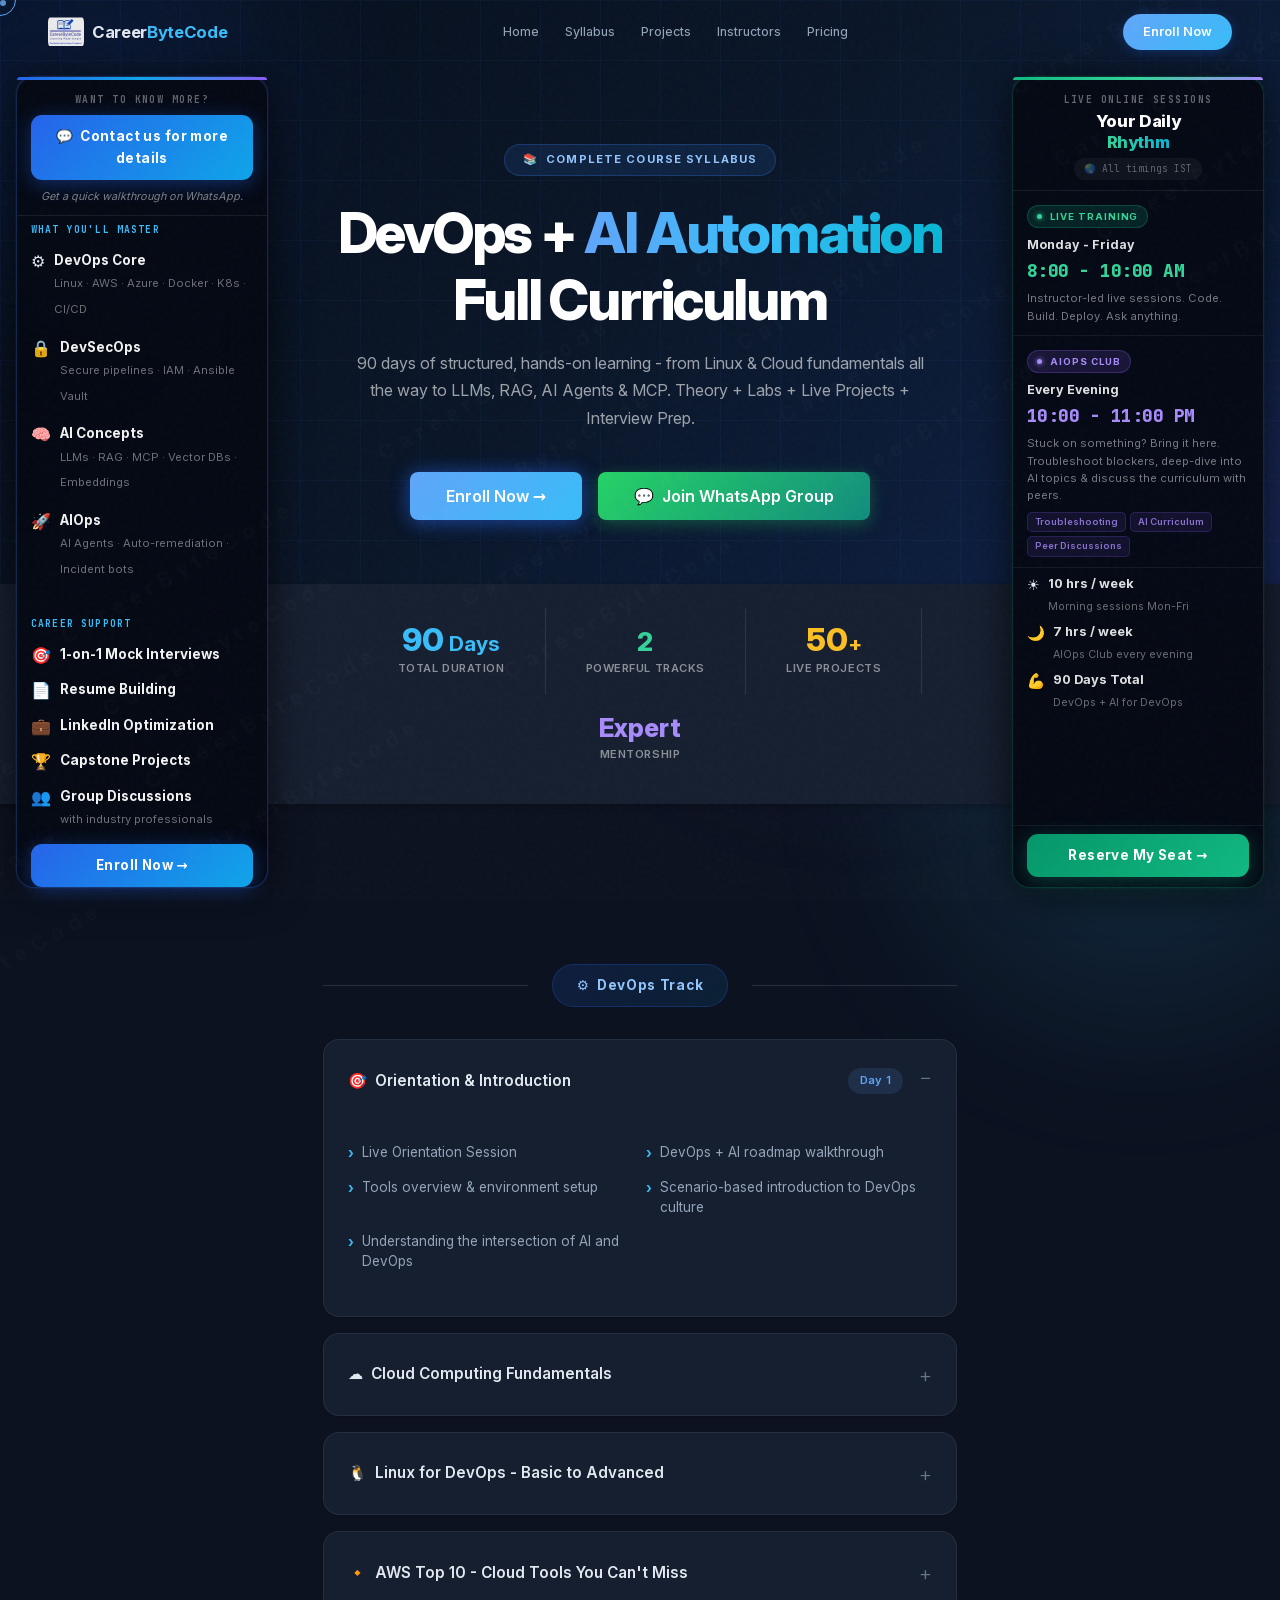
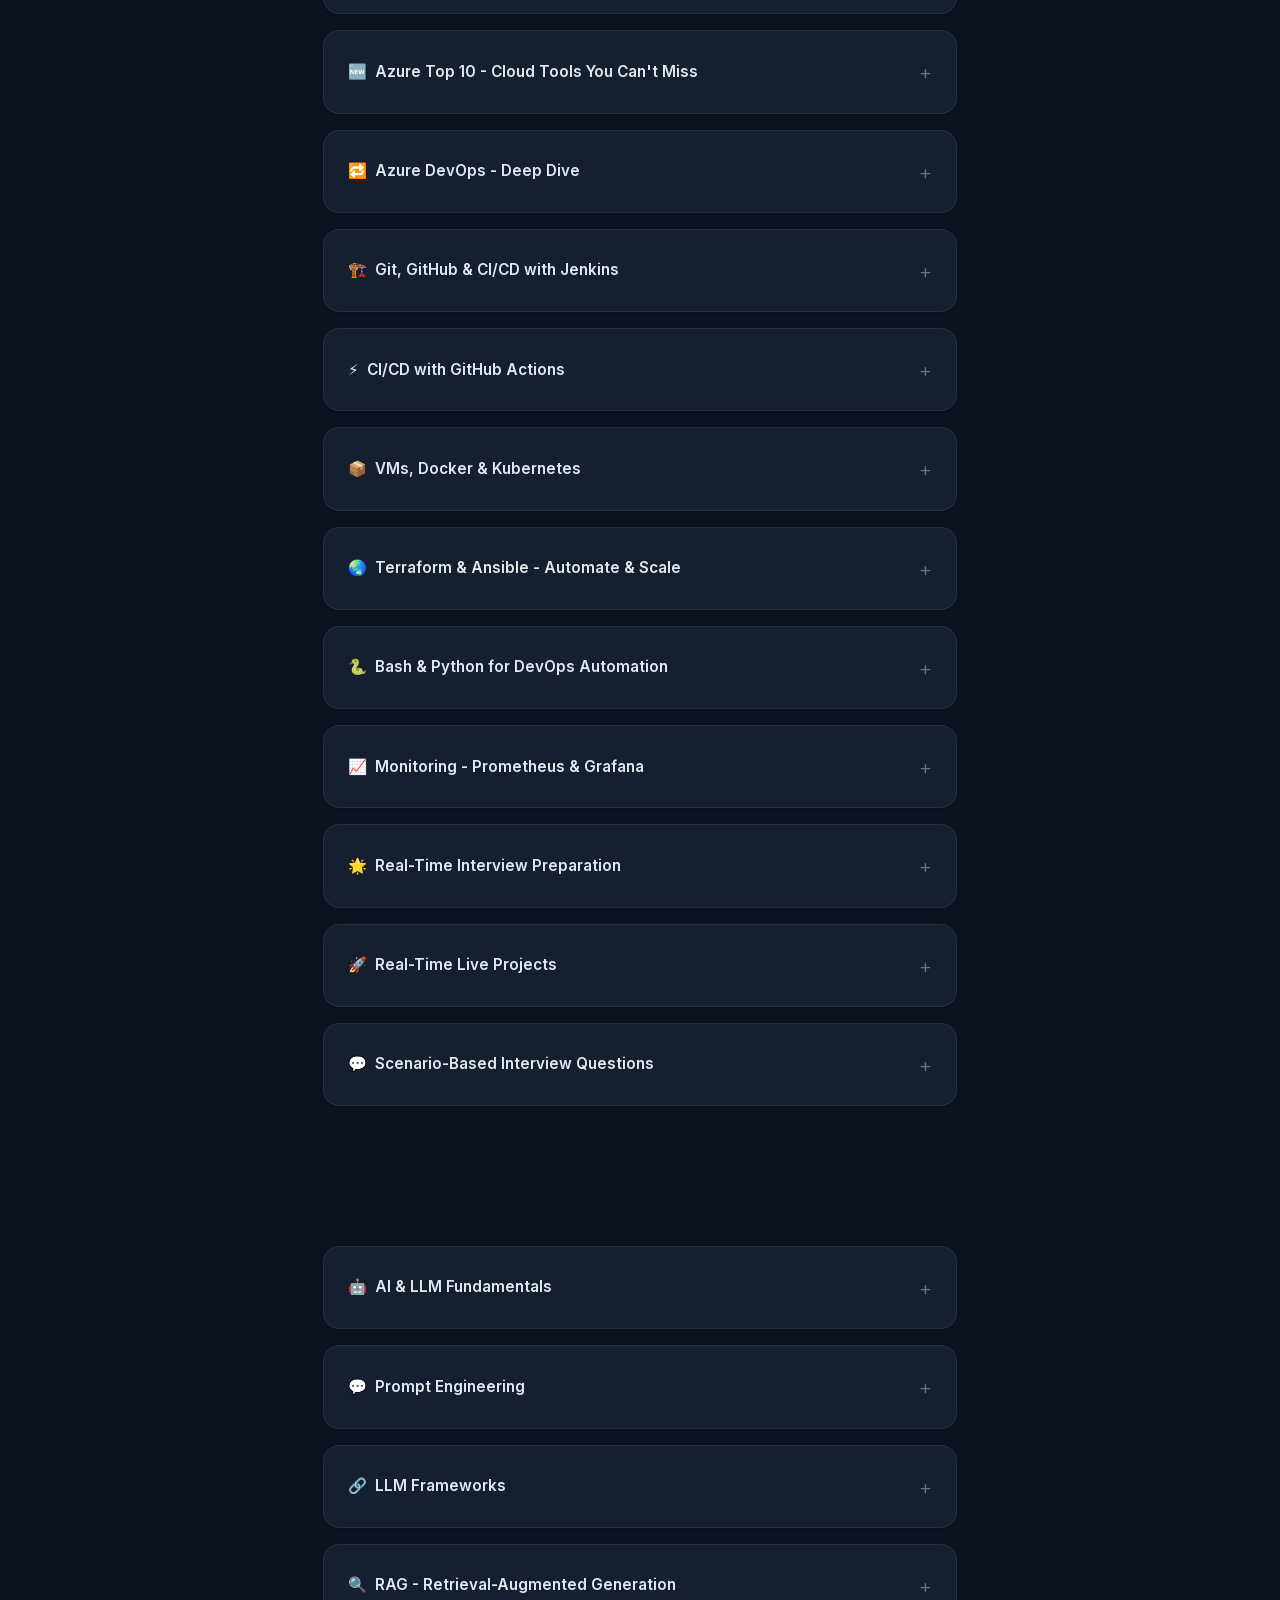
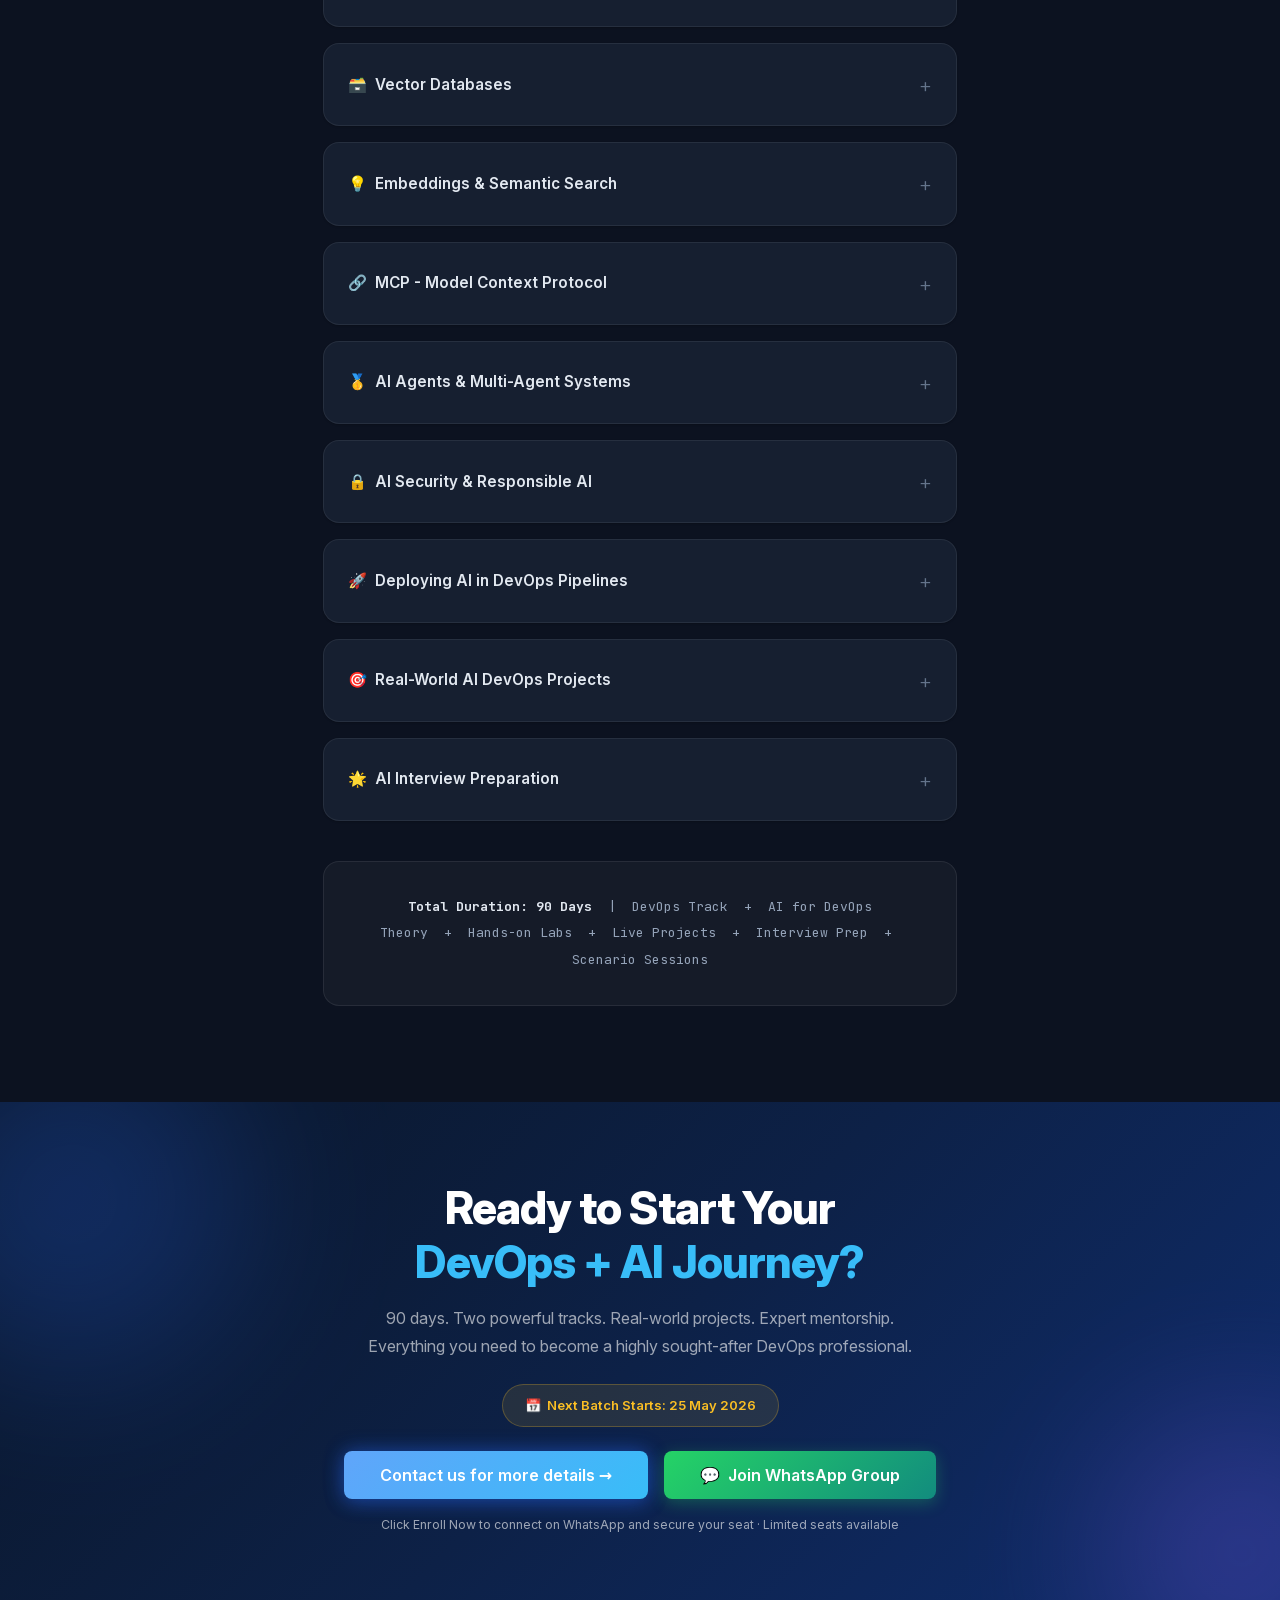
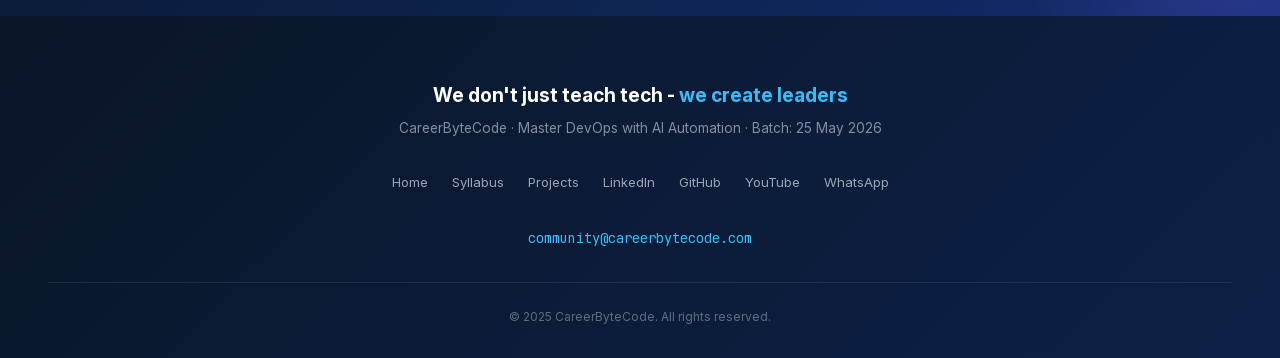
<file: syllabus.html>
﻿<!DOCTYPE html>
<html lang="en" data-theme="dark">
<head>
<meta charset="UTF-8">
<meta name="viewport" content="width=device-width, initial-scale=1.0">
<meta name="description" content="Full 90-Day Syllabus - Master DevOps with AI Automation by CareerByteCode. DevOps Track + AI for DevOps Track. Next batch: 25 May 2026.">
<meta property="og:title" content="Syllabus - Master DevOps with AI Automation | CareerByteCode">
<meta property="og:description" content="Complete 90-day syllabus covering Linux, AWS, Azure, Docker, Kubernetes, Terraform, Ansible, CI/CD, AI, RAG, LLMs, MCP, and AI Agents.">
<meta property="og:type" content="website">
<meta property="og:url" content="https://careerbytecode.github.io/devops-course/syllabus.html">
<meta property="og:image" content="https://careerbytecode.github.io/devops-course/og-image.png">
<meta name="twitter:card" content="summary_large_image">
<meta name="theme-color" content="#0c1220">
<link rel="canonical" href="https://careerbytecode.github.io/devops-course/syllabus.html">
<link rel="icon" href="favicon-32.png" sizes="32x32" type="image/png">
<title>Syllabus - Master DevOps with AI Automation | CareerByteCode</title>
<link rel="preload" href="fonts/inter-latin.woff2" as="font" type="font/woff2" crossorigin>
<link rel="preload" href="fonts/jetbrains-mono-latin.woff2" as="font" type="font/woff2" crossorigin>
<link rel="stylesheet" href="shared-premium.css">
<style>
/* ===== SELF-HOSTED FONTS (Latin subset, variable axes preserved) ===== */
@font-face{font-family:'Inter';font-style:normal;font-weight:300 800;font-display:optional;src:url('fonts/inter-latin.woff2') format('woff2');unicode-range:U+0000-00FF,U+0131,U+0152-0153,U+02BB-02BC,U+02C6,U+02DA,U+02DC,U+0304,U+0308,U+0329,U+2000-206F,U+20AC,U+2122,U+2191,U+2193,U+2212,U+2215,U+FEFF,U+FFFD;}
@font-face{font-family:'JetBrains Mono';font-style:normal;font-weight:400 800;font-display:optional;src:url('fonts/jetbrains-mono-latin.woff2') format('woff2');unicode-range:U+0000-00FF,U+0131,U+0152-0153,U+02BB-02BC,U+02C6,U+02DA,U+02DC,U+0304,U+0308,U+0329,U+2000-206F,U+20AC,U+2122,U+2191,U+2193,U+2212,U+2215,U+FEFF,U+FFFD;}

/* ===== SYLLABUS HERO ===== */
.syl-hero{background:linear-gradient(135deg,#060d1a 0%,#0a1628 50%,#0d2147 100%);padding:calc(var(--nav-h) + var(--sp-10)) var(--sp-6) var(--sp-8);text-align:center;position:relative;overflow:hidden;}
.syl-hero::before{content:'';position:absolute;inset:0;background-image:linear-gradient(rgba(59,130,246,0.05) 1px,transparent 1px),linear-gradient(90deg,rgba(59,130,246,0.05) 1px,transparent 1px);background-size:60px 60px;}
.syl-hero-orb{position:absolute;border-radius:50%;filter:blur(80px);pointer-events:none;opacity:0.35;}
.syl-hero-orb-1{width:400px;height:400px;background:rgba(37,99,235,0.3);top:-20%;left:-10%;}
.syl-hero-orb-2{width:350px;height:350px;background:rgba(139,92,246,0.25);bottom:-20%;right:-10%;}
.syl-hero__badge{display:inline-flex;align-items:center;gap:8px;background:rgba(59,130,246,0.12);border:1px solid rgba(59,130,246,0.25);color:#93c5fd;font-size:0.7rem;font-weight:700;letter-spacing:0.1em;text-transform:uppercase;padding:6px 18px;border-radius:var(--r-full);margin-bottom:var(--sp-3);position:relative;z-index:1;}
.syl-hero h1{font-size:clamp(2rem,5vw,3.5rem);font-weight:800;color:#fff;letter-spacing:-0.04em;margin-bottom:var(--sp-2);position:relative;z-index:1;}
.syl-hero h1 span{background:linear-gradient(90deg,#60a5fa,#38bdf8,#06b6d4);-webkit-background-clip:text;-webkit-text-fill-color:transparent;background-clip:text;}
.syl-hero p{color:rgba(255,255,255,0.6);max-width:580px;margin:0 auto var(--sp-5);position:relative;z-index:1;font-size:1rem;line-height:1.7;}
.syl-hero__actions{display:flex;gap:var(--sp-2);flex-wrap:wrap;justify-content:center;position:relative;z-index:1;}
.btn--whatsapp{background:linear-gradient(135deg,#25D366,#128C7E);color:#fff;box-shadow:0 4px 16px rgba(37,211,102,0.3);border:none;}
.btn--whatsapp:hover{transform:translateY(-2px);box-shadow:0 8px 28px rgba(37,211,102,0.45);}
.btn--glow{box-shadow:0 0 20px rgba(37,99,235,0.4),0 4px 20px rgba(37,99,235,0.3);}
.btn--glow:hover{box-shadow:0 0 30px rgba(37,99,235,0.5),0 8px 30px rgba(37,99,235,0.4);}
.btn--glass{background:rgba(255,255,255,0.06);border:1px solid rgba(255,255,255,0.12);color:rgba(255,255,255,0.85);backdrop-filter:blur(12px);}
.btn--glass:hover{background:rgba(255,255,255,0.12);color:#fff;}

/* ===== TRACK DIVIDER ===== */
.track-divider{display:flex;align-items:center;gap:var(--sp-3);margin:var(--sp-8) 0 var(--sp-4);}
.track-divider__line{flex:1;height:1px;background:var(--border-2);}
.track-divider__label{display:flex;align-items:center;gap:var(--sp-2);padding:10px 24px;border-radius:var(--r-full);font-weight:700;font-size:0.85rem;letter-spacing:0.05em;white-space:nowrap;}
.track-divider__label--devops{background:linear-gradient(135deg,rgba(37,99,235,0.15),rgba(14,165,233,0.1));border:1px solid rgba(37,99,235,0.25);color:#93c5fd;}
.track-divider__label--ai{background:linear-gradient(135deg,rgba(139,92,246,0.15),rgba(236,72,153,0.1));border:1px solid rgba(139,92,246,0.25);color:#c4b5fd;}
.track-divider__days{font-family:var(--font-mono);font-size:0.72rem;color:var(--text-3);font-weight:400;}

/* ===== MODULE TOPICS LIST ===== */
.topic-list{list-style:none;display:grid;grid-template-columns:repeat(auto-fill,minmax(260px,1fr));gap:6px 12px;padding:var(--sp-2) 0;}
.topic-list li{display:flex;align-items:flex-start;gap:8px;font-size:0.84rem;color:var(--text-2);line-height:1.5;padding:4px 0;}
.topic-list li::before{content:'›';color:var(--accent-2);font-weight:700;flex-shrink:0;margin-top:1px;}
.topic-list--ai li::before{color:var(--accent-3);}
.topic-hands-on{display:inline-flex;align-items:center;gap:6px;margin-top:var(--sp-2);padding:8px 16px;background:rgba(16,185,129,0.08);border:1px solid rgba(16,185,129,0.2);border-radius:var(--r-md);font-size:0.8rem;color:var(--success);font-weight:600;}

/* Module sub-heading */
.mod-sub{font-size:0.78rem;font-weight:700;letter-spacing:0.06em;text-transform:uppercase;color:var(--text-3);margin:var(--sp-2) 0 6px;font-family:var(--font-mono);}

/* ===== ENROLL BOTTOM ===== */
.enroll-section{background:linear-gradient(135deg,#0a1628 0%,#0d2147 50%,#0f2d6e 100%);color:#fff;position:relative;overflow:hidden;padding:var(--sp-10) var(--sp-6);}
.enroll-section h2{color:#fff;}
.enroll-section h2 span{background:linear-gradient(135deg,var(--accent-2),#38bdf8);-webkit-background-clip:text;-webkit-text-fill-color:transparent;background-clip:text;}
.enroll-section p{color:rgba(255,255,255,0.6);}
.cta-orb{position:absolute;border-radius:50%;filter:blur(80px);pointer-events:none;opacity:0.25;}
.cta-orb-1{width:350px;height:350px;background:#2563eb;top:-15%;left:-8%;}
.cta-orb-2{width:280px;height:280px;background:#8b5cf6;bottom:-15%;right:-8%;}
.pricing-batch{display:inline-flex;align-items:center;gap:8px;background:rgba(251,191,36,0.1);border:1px solid rgba(251,191,36,0.25);color:#fbbf24;font-size:0.82rem;font-weight:600;padding:10px 22px;border-radius:var(--r-full);margin:var(--sp-3) 0;}
.cta-note-sm{font-size:0.77rem;color:rgba(255,255,255,0.38);margin-top:var(--sp-2);}

/* ===== VALUE PANEL (fixed left, desktop) ===== */
.value-panel{position:fixed;left:16px;top:calc(var(--nav-h,64px) + 12px);bottom:12px;z-index:50;width:252px;background:rgba(5,9,20,0.95);backdrop-filter:blur(24px);-webkit-backdrop-filter:blur(24px);border:1px solid rgba(59,130,246,0.25);border-radius:18px;padding:0;box-shadow:0 4px 40px rgba(0,0,0,0.7),0 0 0 1px rgba(139,92,246,0.1),inset 0 1px 0 rgba(255,255,255,0.06);display:flex;flex-direction:column;}
.value-panel::before{content:'';display:block;height:3px;background:linear-gradient(90deg,#2563eb,#0ea5e9,#8b5cf6);border-radius:18px 18px 0 0;flex-shrink:0;}
.vp-scroll{flex:1;overflow-y:auto;display:flex;flex-direction:column;gap:8px;padding:0 0 4px;scrollbar-width:thin;scrollbar-color:rgba(59,130,246,0.25) transparent;}
.vp-scroll::-webkit-scrollbar{width:3px;}
.vp-scroll::-webkit-scrollbar-thumb{background:rgba(59,130,246,0.3);border-radius:2px;}
.vp-header{text-align:center;padding:12px 14px 10px;border-bottom:1px solid rgba(255,255,255,0.08);flex-shrink:0;}
.vp-eyebrow{font-size:0.6rem;font-weight:700;letter-spacing:0.15em;text-transform:uppercase;color:rgba(255,255,255,0.38);font-family:var(--font-mono);margin-bottom:4px;}
.vp-price{font-size:2rem;font-weight:800;color:#fff;letter-spacing:-0.04em;line-height:1.1;}
.vp-price sup{font-size:1rem;font-weight:700;color:#38bdf8;vertical-align:super;line-height:0;}
.vp-hook{font-size:0.68rem;color:rgba(255,255,255,0.48);margin-top:4px;font-style:italic;line-height:1.5;}
.vp-label{font-size:0.6rem;font-weight:700;letter-spacing:0.12em;text-transform:uppercase;color:#38bdf8;font-family:var(--font-mono);padding:6px 14px 2px;}
.vp-item{display:flex;align-items:flex-start;gap:9px;padding:5px 14px;transition:background 0.15s;cursor:default;}
.vp-item:hover{background:rgba(255,255,255,0.05);}
.vp-ico{font-size:1rem;flex-shrink:0;margin-top:1px;line-height:1;}
.vp-txt strong{display:block;font-size:0.84rem;font-weight:700;color:rgba(255,255,255,0.95);line-height:1.3;}
.vp-txt span{font-size:0.7rem;color:rgba(255,255,255,0.42);line-height:1.45;}
.vp-divider{height:1px;background:rgba(255,255,255,0.08);margin:4px 0;}
.vp-footer{flex-shrink:0;padding:8px 14px 0;}
.vp-cta{display:block;text-align:center;background:linear-gradient(135deg,#2563eb,#0ea5e9);color:#fff !important;font-size:0.84rem;font-weight:700;padding:11px;border-radius:11px;text-decoration:none !important;letter-spacing:0.03em;transition:all 0.2s;box-shadow:0 4px 20px rgba(37,99,235,0.4);}
.vp-cta:hover{transform:translateY(-2px);box-shadow:0 8px 28px rgba(37,99,235,0.55);}
/* ===== MOBILE TOP TICKER ===== */
.value-ticker-wrap{display:none;position:fixed;top:var(--nav-h,64px);left:0;right:0;z-index:48;background:rgba(5,9,20,0.96);border-bottom:1px solid rgba(59,130,246,0.18);overflow:hidden;height:34px;align-items:center;}
.value-ticker{display:inline-flex;align-items:center;white-space:nowrap;animation:ticker-scroll 36s linear infinite;}
@keyframes ticker-scroll{0%{transform:translateX(0);}100%{transform:translateX(-50%);}}
.value-ticker .vt-item{font-size:0.7rem;color:rgba(255,255,255,0.65);padding:0 8px;font-weight:500;}
.value-ticker .vt-sep{color:rgba(59,130,246,0.5);padding:0 2px;font-weight:700;}
/* ===== MOBILE BOTTOM BAR ===== */
.value-bottom-bar{display:none;position:fixed;bottom:0;left:0;right:0;z-index:48;background:rgba(5,9,20,0.97);backdrop-filter:blur(12px);-webkit-backdrop-filter:blur(12px);border-top:1px solid rgba(59,130,246,0.18);padding:10px 16px;align-items:center;justify-content:space-between;gap:10px;}
.vbb-info strong{display:block;font-size:0.88rem;font-weight:700;color:#fff;}
.vbb-info span{font-size:0.7rem;color:rgba(255,255,255,0.45);}
.vbb-btn{display:inline-flex;align-items:center;gap:5px;background:linear-gradient(135deg,#2563eb,#0ea5e9);color:#fff !important;font-size:0.8rem;font-weight:700;padding:10px 18px;border-radius:10px;text-decoration:none !important;white-space:nowrap;flex-shrink:0;box-shadow:0 4px 16px rgba(37,99,235,0.4);}
/* ===== SCHEDULE PANEL (fixed right, desktop) ===== */
.schedule-panel{position:fixed;right:16px;top:calc(var(--nav-h,64px) + 12px);bottom:12px;z-index:50;width:252px;background:rgba(5,9,20,0.95);backdrop-filter:blur(24px);-webkit-backdrop-filter:blur(24px);border:1px solid rgba(16,185,129,0.22);border-radius:18px;padding:0;box-shadow:0 4px 40px rgba(0,0,0,0.7),0 0 0 1px rgba(16,185,129,0.08),inset 0 1px 0 rgba(255,255,255,0.06);display:flex;flex-direction:column;}
.schedule-panel::before{content:'';display:block;height:3px;background:linear-gradient(90deg,#10b981,#34d399,#a78bfa);border-radius:18px 18px 0 0;flex-shrink:0;}
.sp-scroll{flex:1;overflow-y:auto;display:flex;flex-direction:column;gap:0;padding:0 0 4px;scrollbar-width:thin;scrollbar-color:rgba(16,185,129,0.25) transparent;}
.sp-scroll::-webkit-scrollbar{width:3px;}
.sp-scroll::-webkit-scrollbar-thumb{background:rgba(16,185,129,0.3);border-radius:2px;}
.sp-header{text-align:center;padding:12px 14px 10px;border-bottom:1px solid rgba(255,255,255,0.08);flex-shrink:0;}
.sp-eyebrow{font-size:0.6rem;font-weight:700;letter-spacing:0.15em;text-transform:uppercase;color:rgba(255,255,255,0.38);font-family:var(--font-mono);margin-bottom:4px;}
.sp-title{font-size:1.05rem;font-weight:800;color:#fff;line-height:1.25;letter-spacing:-0.02em;}
.sp-title-accent{background:linear-gradient(90deg,#34d399,#06b6d4);-webkit-background-clip:text;-webkit-text-fill-color:transparent;background-clip:text;}
.sp-timezone{display:inline-flex;align-items:center;gap:5px;font-size:0.6rem;color:rgba(255,255,255,0.35);margin-top:5px;font-family:var(--font-mono);background:rgba(255,255,255,0.04);padding:3px 10px;border-radius:var(--r-full);}
.sp-session{padding:10px 14px;}
.sp-session + .sp-session{border-top:1px solid rgba(255,255,255,0.06);}
.sp-session-badge{display:inline-flex;align-items:center;gap:5px;font-size:0.6rem;font-weight:700;letter-spacing:0.1em;text-transform:uppercase;padding:3px 9px;border-radius:var(--r-full);margin-bottom:7px;}
.sp-session--morning .sp-session-badge{background:rgba(16,185,129,0.15);color:#34d399;border:1px solid rgba(16,185,129,0.25);}
.sp-session--aiops .sp-session-badge{background:rgba(139,92,246,0.15);color:#a78bfa;border:1px solid rgba(139,92,246,0.25);}
.sp-live-dot{width:5px;height:5px;background:#34d399;border-radius:50%;box-shadow:0 0 5px #34d399;display:inline-block;animation:sp-blink 1.8s ease-in-out infinite;}
.sp-ai-dot{width:5px;height:5px;background:#a78bfa;border-radius:50%;box-shadow:0 0 5px #a78bfa;display:inline-block;animation:sp-blink 1.8s ease-in-out infinite;}
@keyframes sp-blink{0%,100%{opacity:1;}50%{opacity:0.3;}}
.sp-session-days{font-size:0.78rem;font-weight:700;color:rgba(255,255,255,0.88);margin-bottom:2px;}
.sp-session-time{font-size:1.1rem;font-weight:800;letter-spacing:-0.03em;margin-bottom:5px;font-family:var(--font-mono);}
.sp-session--morning .sp-session-time{color:#34d399;}
.sp-session--aiops .sp-session-time{color:#a78bfa;}
.sp-session-desc{font-size:0.7rem;color:rgba(255,255,255,0.45);line-height:1.55;}
.sp-tags{display:flex;flex-wrap:wrap;gap:4px;margin-top:7px;}
.sp-tag{font-size:0.58rem;font-weight:600;padding:2px 7px;border-radius:5px;background:rgba(139,92,246,0.1);color:rgba(167,139,250,0.8);border:1px solid rgba(139,92,246,0.2);}
.sp-commit{padding:8px 14px;border-top:1px solid rgba(255,255,255,0.06);display:flex;flex-direction:column;gap:7px;}
.sp-commit-row{display:flex;align-items:flex-start;gap:8px;}
.sp-ico{font-size:0.9rem;flex-shrink:0;line-height:1.3;}
.sp-txt strong{display:block;font-size:0.8rem;font-weight:700;color:rgba(255,255,255,0.88);line-height:1.2;}
.sp-txt span{font-size:0.67rem;color:rgba(255,255,255,0.4);}
.sp-footer{flex-shrink:0;padding:8px 14px 10px;border-top:1px solid rgba(255,255,255,0.06);}
.sp-cta{display:block;text-align:center;background:linear-gradient(135deg,#059669,#10b981);color:#fff !important;font-size:0.84rem;font-weight:700;padding:11px;border-radius:11px;text-decoration:none !important;letter-spacing:0.03em;transition:all 0.2s;box-shadow:0 4px 20px rgba(16,185,129,0.28);}
.sp-cta:hover{transform:translateY(-2px);box-shadow:0 8px 28px rgba(16,185,129,0.42);}
@media(max-width:1100px){
  .value-panel{display:none;}
  .schedule-panel{display:none;}
  .value-ticker-wrap{display:flex;}
  .value-bottom-bar{display:flex;}
  body{padding-bottom:64px;}
}

/* ===== PANEL-AWARE LAYOUT (desktop only) ===== */
@media(min-width:1101px){
  main{padding-left:275px;padding-right:275px;}
  /* Re-expand full-bleed sections */
  .syl-hero,.enroll-section{margin-left:-275px;margin-right:-275px;}
  .syl-hero{padding-left:310px;padding-right:310px;}
  .enroll-section > .container{max-width:calc(100vw - 590px);}
  /* Stats bar */
  .stats-bar{margin-left:-275px;margin-right:-275px;padding-left:310px;padding-right:310px;}
}

@media print{
  .nav,.scroll-progress,.nav__mobile,.orb,.btt,.noise,.value-panel,.schedule-panel,.value-ticker-wrap,.value-bottom-bar{display:none !important;}
  .reveal{opacity:1;transform:none;}
  body{background:#fff;color:#000;}
}
</style>
</head>
<body>

<div class="noise"></div>
<div class="orb orb-1"></div>
<div class="orb orb-2"></div>
<div class="orb orb-3"></div>
<div class="scroll-progress" role="progressbar" aria-label="Page scroll progress"></div>

<!-- VALUE PANEL (fixed left, desktop) -->
<aside class="value-panel" aria-label="DevOps with AI course">
  <div class="vp-header">
    <div class="vp-eyebrow">Want to know more?</div>
    <a class="vp-cta" href="https://wa.link/0nmn9p" target="_blank" rel="noopener noreferrer" style="margin-top:8px;">&#128172;&nbsp; Contact us for more details</a>
    <div class="vp-hook" style="margin-top:8px;">Get a quick walkthrough on WhatsApp.</div>
  </div>
  <div class="vp-scroll">
    <div class="vp-label">What you'll master</div>
    <div class="vp-item">
      <span class="vp-ico">&#9881;&#65039;</span>
      <div class="vp-txt"><strong>DevOps Core</strong><span>Linux &middot; AWS &middot; Azure &middot; Docker &middot; K8s &middot; CI/CD</span></div>
    </div>
    <div class="vp-item">
      <span class="vp-ico">&#128274;</span>
      <div class="vp-txt"><strong>DevSecOps</strong><span>Secure pipelines &middot; IAM &middot; Ansible Vault</span></div>
    </div>
    <div class="vp-item">
      <span class="vp-ico">&#129504;</span>
      <div class="vp-txt"><strong>AI Concepts</strong><span>LLMs &middot; RAG &middot; MCP &middot; Vector DBs &middot; Embeddings</span></div>
    </div>
    <div class="vp-item">
      <span class="vp-ico">&#128640;</span>
      <div class="vp-txt"><strong>AIOps</strong><span>AI Agents &middot; Auto-remediation &middot; Incident bots</span></div>
    </div>
    <div class="vp-divider"></div>
    <div class="vp-label">Career support</div>
    <div class="vp-item">
      <span class="vp-ico">&#127919;</span>
      <div class="vp-txt"><strong>1-on-1 Mock Interviews</strong></div>
    </div>
    <div class="vp-item">
      <span class="vp-ico">&#128196;</span>
      <div class="vp-txt"><strong>Resume Building</strong></div>
    </div>
    <div class="vp-item">
      <span class="vp-ico">&#128188;</span>
      <div class="vp-txt"><strong>LinkedIn Optimization</strong></div>
    </div>
    <div class="vp-item">
      <span class="vp-ico">&#127942;</span>
      <div class="vp-txt"><strong>Capstone Projects</strong></div>
    </div>
    <div class="vp-item">
      <span class="vp-ico">&#128101;</span>
      <div class="vp-txt"><strong>Group Discussions</strong><span>with industry professionals</span></div>
    </div>
  </div>
  <div class="vp-footer">
    <a class="vp-cta" href="https://wa.link/0nmn9p" target="_blank" rel="noopener noreferrer">Enroll Now &rarr;</a>
  </div>
</aside>

<!-- SCHEDULE PANEL (fixed right, desktop) -->
<aside class="schedule-panel" aria-label="Course schedule">
  <div class="sp-header">
    <div class="sp-eyebrow">Live Online Sessions</div>
    <div class="sp-title">Your Daily<br><span class="sp-title-accent">Rhythm</span></div>
    <div class="sp-timezone">&#127759; All timings IST</div>
  </div>
  <div class="sp-scroll">
    <div class="sp-session sp-session--morning">
      <div class="sp-session-badge"><span class="sp-live-dot"></span>&nbsp;Live Training</div>
      <div class="sp-session-days">Monday - Friday</div>
      <div class="sp-session-time">8:00 - 10:00 AM</div>
      <div class="sp-session-desc">Instructor-led live sessions. Code. Build. Deploy. Ask anything.</div>
    </div>
    <div class="sp-session sp-session--aiops">
      <div class="sp-session-badge"><span class="sp-ai-dot"></span>&nbsp;AIOps Club</div>
      <div class="sp-session-days">Every Evening</div>
      <div class="sp-session-time">10:00 - 11:00 PM</div>
      <div class="sp-session-desc">Stuck on something? Bring it here. Troubleshoot blockers, deep-dive into AI topics &amp; discuss the curriculum with peers.</div>
      <div class="sp-tags">
        <span class="sp-tag">Troubleshooting</span>
        <span class="sp-tag">AI Curriculum</span>
        <span class="sp-tag">Peer Discussions</span>
      </div>
    </div>
    <div class="sp-commit">
      <div class="sp-commit-row">
        <span class="sp-ico">&#9728;&#65039;</span>
        <div class="sp-txt"><strong>10 hrs / week</strong><span>Morning sessions Mon-Fri</span></div>
      </div>
      <div class="sp-commit-row">
        <span class="sp-ico">&#127769;</span>
        <div class="sp-txt"><strong>7 hrs / week</strong><span>AIOps Club every evening</span></div>
      </div>
      <div class="sp-commit-row">
        <span class="sp-ico">&#128170;</span>
        <div class="sp-txt"><strong>90 Days Total</strong><span>DevOps + AI for DevOps</span></div>
      </div>
    </div>
  </div>
  <div class="sp-footer">
    <a class="sp-cta" href="https://wa.link/0nmn9p" target="_blank" rel="noopener noreferrer">Reserve My Seat &rarr;</a>
  </div>
</aside>

<!-- MOBILE TICKER -->
<div class="value-ticker-wrap" aria-hidden="true">
  <div class="value-ticker">
    <span class="vt-item">&#9881;&#65039; DevOps Core</span><span class="vt-sep">&middot;</span>
    <span class="vt-item">&#128274; DevSecOps</span><span class="vt-sep">&middot;</span>
    <span class="vt-item">&#129504; AI Concepts</span><span class="vt-sep">&middot;</span>
    <span class="vt-item">&#128640; AIOps</span><span class="vt-sep">&middot;</span>
    <span class="vt-item">&#127919; 1-on-1 Mock Interviews</span><span class="vt-sep">&middot;</span>
    <span class="vt-item">&#128196; Resume Building</span><span class="vt-sep">&middot;</span>
    <span class="vt-item">&#128188; LinkedIn Optimization</span><span class="vt-sep">&middot;</span>
    <span class="vt-item">&#127942; Capstone Projects</span><span class="vt-sep">&middot;</span>
    <span class="vt-item">&#128101; Group Discussions with Industry Pros</span><span class="vt-sep">&middot;</span>
    <span class="vt-item">&#9881;&#65039; DevOps Core</span><span class="vt-sep">&middot;</span>
    <span class="vt-item">&#128274; DevSecOps</span><span class="vt-sep">&middot;</span>
    <span class="vt-item">&#129504; AI Concepts</span><span class="vt-sep">&middot;</span>
    <span class="vt-item">&#128640; AIOps</span><span class="vt-sep">&middot;</span>
  </div>
</div>

<!-- NAV -->
<nav class="nav" role="navigation" aria-label="Main navigation">
  <a class="nav__logo" href="index.html" aria-label="CareerByteCode home">
    <picture>
      <source srcset="cbc-logo-72.webp" type="image/webp">
      <img src="cbc-logo-72.png" alt="CBC" class="nav__logo-icon" width="36" height="36">
    </picture>
    <span class="nav__logo-text">Career<em>ByteCode</em></span>
  </a>
  <div class="nav__links">
    <a href="index.html">Home</a>
    <a href="syllabus.html" class="active">Syllabus</a>
    <a href="projects.html">Projects</a>
    <a href="index.html#instructors">Instructors</a>
    <a href="index.html#pricing">Pricing</a>
  </div>
  <div style="display:flex;align-items:center;gap:12px;">
    <button class="theme-toggle" id="theme-toggle" aria-label="Toggle dark mode"></button>
    <a class="nav__cta" href="https://wa.link/0nmn9p" target="_blank" rel="noopener noreferrer">Enroll Now</a>
  </div>
  <button class="nav__hamburger" aria-label="Toggle menu" aria-expanded="false"><span></span><span></span><span></span></button>
</nav>
<div class="nav__mobile" role="navigation" aria-label="Mobile navigation">
  <a href="index.html">Home</a>
  <a href="syllabus.html" class="active">Syllabus</a>
  <a href="projects.html">Projects</a>
  <a href="index.html#instructors">Instructors</a>
  <a href="index.html#pricing">Pricing</a>
  <button class="theme-toggle" id="theme-toggle-mobile" aria-label="Toggle dark mode" style="margin-top:12px;"></button>
  <a class="nav__cta" href="https://wa.link/0nmn9p" target="_blank" rel="noopener noreferrer" style="display:inline-flex;margin-top:12px;">Enroll Now</a>
</div>

<main>

<!-- ==================== HERO ==================== -->
<section class="syl-hero">
  <div class="syl-hero-orb syl-hero-orb-1"></div>
  <div class="syl-hero-orb syl-hero-orb-2"></div>
  <div class="syl-hero__badge reveal">&#128218;&nbsp; Complete Course Syllabus</div>
  <h1 class="reveal">DevOps + <span>AI Automation</span><br>Full Curriculum</h1>
  <p class="reveal">90 days of structured, hands-on learning - from Linux &amp; Cloud fundamentals all the way to LLMs, RAG, AI Agents &amp; MCP. Theory + Labs + Live Projects + Interview Prep.</p>
  <div class="syl-hero__actions reveal">
    <a class="btn btn--primary btn--lg btn--magnetic btn--glow" href="https://wa.link/0nmn9p" target="_blank" rel="noopener noreferrer">Enroll Now &rarr;</a>
    <a class="btn btn--whatsapp btn--lg btn--magnetic" href="https://chat.whatsapp.com/LZcOu7p3NWRAW7ZuimtTPn" target="_blank" rel="noopener noreferrer">&#128172;&nbsp; Join WhatsApp Group</a>
  </div>
</section>

<!-- ==================== STATS ==================== -->
<div class="stats-bar stats-bar--dark reveal" role="region" aria-label="Syllabus statistics">
  <div class="stat">
    <div class="stat__num"><span style="color:var(--accent-2);" data-count-to="90">&#8212;</span><span style="color:var(--accent-2);font-size:1.3rem;font-weight:700;"> Days</span></div>
    <div class="stat__label">Total Duration</div>
  </div>
  <div class="stat">
    <div class="stat__num"><span style="color:var(--success);font-size:1.6rem;font-weight:800;">2</span></div>
    <div class="stat__label">Powerful Tracks</div>
  </div>
  <div class="stat">
    <div class="stat__num"><span style="color:var(--gold);" data-count-to="50">&#8212;</span><span style="color:var(--gold);font-size:1.3rem;font-weight:700;">+</span></div>
    <div class="stat__label">Live Projects</div>
  </div>
  <div class="stat">
    <div class="stat__num"><span style="color:var(--accent-3);font-size:1.6rem;font-weight:800;">Expert</span></div>
    <div class="stat__label">Mentorship</div>
  </div>
</div>

<!-- ==================== SYLLABUS ==================== -->
<section class="section" id="syllabus">
<div class="container">

  <!-- ─── DEVOPS TRACK ─── -->
  <div class="track-divider reveal">
    <div class="track-divider__line"></div>
    <div class="track-divider__label track-divider__label--devops">
      &#9881;&#65039;&nbsp; DevOps Track
    </div>
    <div class="track-divider__line"></div>
  </div>

  <!-- Orientation -->
  <div data-accordion-item data-open>
    <div data-accordion-head>
      <span>&#127919;&nbsp; Orientation &amp; Introduction</span>
      <span class="badge badge--blue">Day 1</span>
    </div>
    <div data-accordion-body>
      <ul class="topic-list">
        <li>Live Orientation Session</li>
        <li>DevOps + AI roadmap walkthrough</li>
        <li>Tools overview &amp; environment setup</li>
        <li>Scenario-based introduction to DevOps culture</li>
        <li>Understanding the intersection of AI and DevOps</li>
      </ul>
    </div>
  </div>

  <!-- Cloud Fundamentals -->
  <div data-accordion-item>
    <div data-accordion-head>
      <span>&#9729;&#65039;&nbsp; Cloud Computing Fundamentals</span>
    </div>
    <div data-accordion-body>
      <ul class="topic-list">
        <li>What is Cloud Computing?</li>
        <li>Types of Cloud: Public, Private, Hybrid</li>
        <li>Cloud service models: IaaS, PaaS, SaaS</li>
        <li>Virtualization concepts</li>
        <li>Key cloud providers overview (AWS, Azure, GCP)</li>
        <li>Cloud pricing models &amp; cost management basics</li>
        <li>Regions, Availability Zones &amp; Edge Locations</li>
      </ul>
    </div>
  </div>

  <!-- Linux -->
  <div data-accordion-item>
    <div data-accordion-head>
      <span>&#128039;&nbsp; Linux for DevOps - Basic to Advanced</span>
      
    </div>
    <div data-accordion-body>
      <div class="mod-sub">Basic Linux</div>
      <ul class="topic-list">
        <li>Introduction to Linux &amp; distributions</li>
        <li>Linux file system hierarchy</li>
        <li>Basic commands: ls, cd, cp, mv, rm, mkdir</li>
        <li>File permissions &amp; ownership (chmod, chown)</li>
        <li>Text editors: vi, nano</li>
        <li>User &amp; group management</li>
        <li>Package management: apt, yum, dnf</li>
        <li>Process management: ps, top, kill, jobs</li>
        <li>Disk management: df, du, mount, fdisk</li>
        <li>Networking commands: ifconfig, netstat, ping, curl, wget</li>
        <li>Cron jobs &amp; task scheduling</li>
        <li>Log management &amp; monitoring (/var/log)</li>
        <li>Shell environment &amp; environment variables</li>
        <li>SSH configuration &amp; key-based authentication</li>
        <li>Firewalls &amp; iptables basics</li>
        <li>systemd &amp; service management</li>
        <li>Performance tuning &amp; troubleshooting</li>
        <li>Linux security hardening basics</li>
      </ul>
    </div>
  </div>

  <!-- AWS -->
  <div data-accordion-item>
    <div data-accordion-head>
      <span>&#128312;&nbsp; AWS Top 10 - Cloud Tools You Can't Miss</span>
      
    </div>
    <div data-accordion-body>
      <ul class="topic-list">
        <li>AWS IAM - Users, Roles, Policies &amp; MFA</li>
        <li>Amazon EC2 - Instances, AMIs, Security Groups, Key Pairs</li>
        <li>Amazon S3 - Buckets, Versioning, Lifecycle Policies</li>
        <li>Amazon VPC - Subnets, Route Tables, Internet Gateways, NAT</li>
        <li>AWS RDS - Managed databases, snapshots, Multi-AZ</li>
        <li>AWS Lambda - Serverless functions &amp; triggers</li>
        <li>AWS CloudWatch - Monitoring, Alarms &amp; Logs</li>
        <li>AWS ELB - Load Balancers (ALB, NLB, CLB)</li>
        <li>AWS Auto Scaling - Launch Templates &amp; Scaling Policies</li>
        <li>AWS Route 53 - DNS management &amp; routing policies</li>
      </ul>
      <div class="topic-hands-on">&#128736;&#65039;&nbsp; Hands-on: Deploy a 3-tier application on AWS</div>
    </div>
  </div>

  <!-- Azure -->
  <div data-accordion-item>
    <div data-accordion-head>
      <span>&#127381;&nbsp; Azure Top 10 - Cloud Tools You Can't Miss</span>
      
    </div>
    <div data-accordion-body>
      <ul class="topic-list">
        <li>Azure Active Directory (AAD) - RBAC, Users &amp; Groups</li>
        <li>Azure Virtual Machines - VM sizes, availability sets</li>
        <li>Azure Blob Storage - Containers, access tiers</li>
        <li>Azure Virtual Network (VNet) - Subnets, NSGs, Peering</li>
        <li>Azure App Service - Web apps &amp; deployment slots</li>
        <li>Azure SQL Database - Managed DB &amp; scaling</li>
        <li>Azure Monitor - Metrics, Alerts &amp; Log Analytics</li>
        <li>Azure Load Balancer &amp; Application Gateway</li>
        <li>Azure Kubernetes Service (AKS) - Overview</li>
        <li>Azure DevOps - Pipelines, Repos &amp; Boards overview</li>
      </ul>
      <div class="topic-hands-on">&#128736;&#65039;&nbsp; Hands-on: Deploy an application on Azure</div>
    </div>
  </div>

  <!-- Azure DevOps -->
  <div data-accordion-item>
    <div data-accordion-head>
      <span>&#128257;&nbsp; Azure DevOps - Deep Dive</span>
      
    </div>
    <div data-accordion-body>
      <div class="mod-sub">Azure DevOps Introduction</div>
      <ul class="topic-list">
        <li>What is Azure DevOps? - all 5 services overview</li>
        <li>Azure DevOps vs GitHub vs GitLab - when to use which</li>
        <li>Creating an Azure DevOps organization &amp; project</li>
        <li>Integrating Azure DevOps with Azure cloud resources</li>
      </ul>
      <div class="mod-sub">Azure Boards</div>
      <ul class="topic-list">
        <li>Work items - Epics, Features, User Stories, Tasks, Bugs</li>
        <li>Kanban boards &amp; Sprint planning</li>
        <li>Backlogs, velocity charts &amp; burndown reports</li>
        <li>Linking work items to commits &amp; pull requests</li>
      </ul>
      <div class="mod-sub">Azure Repos</div>
      <ul class="topic-list">
        <li>Git repositories in Azure Repos</li>
        <li>Branch policies &amp; protected branches</li>
        <li>Pull requests, code reviews &amp; approval gates</li>
        <li>Branch strategies - GitFlow, trunk-based development</li>
      </ul>
      <div class="mod-sub">Azure Pipelines - CI/CD</div>
      <ul class="topic-list">
        <li>Classic pipelines vs YAML pipelines</li>
        <li>Pipeline triggers - push, PR, schedule, manual</li>
        <li>Stages, Jobs, Steps and Tasks</li>
        <li>Build agents - Microsoft-hosted vs self-hosted</li>
        <li>Pipeline variables, variable groups &amp; secrets</li>
        <li>Service connections - AWS, Docker Hub, ACR</li>
        <li>Environments &amp; deployment gates (approvals, checks)</li>
        <li>Multi-stage YAML pipeline - Build → Test → Deploy</li>
        <li>Pipeline templates - reusable YAML components</li>
      </ul>
      <div class="topic-hands-on">&#128736;&#65039;&nbsp; Hands-on: Full CI/CD - code commit → build → test → deploy to AKS via Azure Pipelines</div>
    </div>
  </div>

  <!-- Git & Jenkins -->
  <div data-accordion-item>
    <div data-accordion-head>
      <span>&#127959;&#65039;&nbsp; Git, GitHub &amp; CI/CD with Jenkins</span>
      
    </div>
    <div data-accordion-body>
      <div class="mod-sub">Git &amp; GitHub</div>
      <ul class="topic-list">
        <li>Introduction to Version Control</li>
        <li>Git installation &amp; configuration</li>
        <li>Core commands: init, clone, add, commit, push, pull</li>
        <li>Branching strategies: branch, merge, rebase</li>
        <li>Resolving merge conflicts</li>
        <li>Pull Requests, code reviews &amp; GitHub Actions intro</li>
        <li>Git tags, stash &amp; cherry-pick</li>
        <li>.gitignore &amp; best practices</li>
      </ul>
      <div class="mod-sub">CI/CD with Jenkins</div>
      <ul class="topic-list">
        <li>What is CI/CD? Pipeline concepts</li>
        <li>Jenkins installation &amp; configuration</li>
        <li>Freestyle vs Pipeline jobs</li>
        <li>Jenkinsfile - Declarative &amp; Scripted pipelines</li>
        <li>Integrating Jenkins with GitHub (webhooks)</li>
        <li>Build triggers &amp; automated testing</li>
        <li>Jenkins plugins ecosystem</li>
        <li>Deploying to AWS/Azure from Jenkins</li>
        <li>Blue-Green &amp; Canary deployment strategies</li>
      </ul>
      <div class="topic-hands-on">&#128736;&#65039;&nbsp; Hands-on: End-to-end CI/CD pipeline with Jenkins</div>
    </div>
  </div>

  <!-- GitHub Actions -->
  <div data-accordion-item>
    <div data-accordion-head>
      <span>&#9889;&nbsp; CI/CD with GitHub Actions</span>
      
    </div>
    <div data-accordion-body>
      <div class="mod-sub">GitHub Actions Fundamentals</div>
      <ul class="topic-list">
        <li>What is GitHub Actions? - events, workflows, jobs, steps</li>
        <li>YAML workflow syntax deep dive</li>
        <li>Triggers - push, pull_request, schedule, workflow_dispatch</li>
        <li>Runners - GitHub-hosted vs self-hosted</li>
        <li>Actions marketplace - using community actions</li>
      </ul>
      <div class="mod-sub">Building Workflows</div>
      <ul class="topic-list">
        <li>Build and test workflows for Node.js, Python, Java</li>
        <li>Docker build &amp; push to Docker Hub / GitHub Container Registry</li>
        <li>Matrix builds - test across multiple OS/language versions</li>
        <li>Secrets &amp; environment variables management</li>
        <li>Caching dependencies for faster pipelines</li>
        <li>Artifacts - uploading and downloading build outputs</li>
      </ul>
      <div class="mod-sub">Advanced GitHub Actions</div>
      <ul class="topic-list">
        <li>Reusable workflows &amp; composite actions</li>
        <li>Environments with protection rules &amp; approvals</li>
        <li>Deploy to AWS (ECS, Lambda, EKS) via GitHub Actions</li>
        <li>Deploy to Azure (AKS, App Service) via GitHub Actions</li>
        <li>OpenID Connect (OIDC) - keyless cloud authentication</li>
        <li>GitHub Actions vs Jenkins vs Azure Pipelines - comparison</li>
      </ul>
      <div class="topic-hands-on">&#128736;&#65039;&nbsp; Hands-on: Full CI/CD - build Docker image, push to registry, deploy to K8s</div>
    </div>
  </div>

  <!-- Docker & Kubernetes -->
  <div data-accordion-item>
    <div data-accordion-head>
      <span>&#128230;&nbsp; VMs, Docker &amp; Kubernetes</span>
      
    </div>
    <div data-accordion-body>
      <div class="mod-sub">Virtual Machines (Day 41)</div>
      <ul class="topic-list">
        <li>Hypervisors: Type 1 &amp; Type 2</li>
        <li>VirtualBox / VMware basics</li>
        <li>VM vs Containers comparison</li>
      </ul>
      <div class="mod-sub">Docker</div>
      <ul class="topic-list">
        <li>Introduction to containerization</li>
        <li>Docker architecture: daemon, client, registry</li>
        <li>Images vs Containers</li>
        <li>Core commands: run, build, push, pull, exec</li>
        <li>Writing Dockerfiles - best practices &amp; multi-stage builds</li>
        <li>Docker volumes &amp; networking</li>
        <li>Docker Compose - multi-container applications</li>
        <li>Docker Hub &amp; private registries</li>
      </ul>
      <div class="mod-sub">Kubernetes</div>
      <ul class="topic-list">
        <li>Kubernetes architecture: Master &amp; Worker nodes</li>
        <li>Core objects: Pods, ReplicaSets, Deployments</li>
        <li>Services: ClusterIP, NodePort, LoadBalancer</li>
        <li>ConfigMaps &amp; Secrets</li>
        <li>Namespaces &amp; resource quotas</li>
        <li>Persistent Volumes &amp; Persistent Volume Claims</li>
        <li>Ingress controllers &amp; networking</li>
        <li>Helm charts - package manager for K8s</li>
        <li>K8s on AWS (EKS) / Azure (AKS)</li>
      </ul>
      <div class="topic-hands-on">&#128736;&#65039;&nbsp; Hands-on: Containerize a full-stack app &amp; deploy/scale microservices on K8s</div>
    </div>
  </div>

  <!-- Terraform & Ansible -->
  <div data-accordion-item>
    <div data-accordion-head>
      <span>&#127759;&nbsp; Terraform &amp; Ansible - Automate &amp; Scale</span>
      
    </div>
    <div data-accordion-body>
      <div class="mod-sub">Terraform</div>
      <ul class="topic-list">
        <li>Infrastructure as Code (IaC) concepts</li>
        <li>Terraform installation &amp; CLI</li>
        <li>HCL syntax: providers, resources, variables, outputs</li>
        <li>terraform init, plan, apply, destroy</li>
        <li>Remote backends - S3 + DynamoDB (AWS) or Azure Storage</li>
        <li>State locking &amp; preventing concurrent modifications</li>
        <li>Terraform workspaces - dev / staging / prod environments</li>
        <li>Branch-per-environment strategy</li>
        <li>Terraform modules - reusable infrastructure components</li>
        <li>locals.tf, variables.tf &amp; terraform.tfvars best practices</li>
        <li>Terraform outputs in CI/CD pipelines</li>
        <li>Provisioning AWS/Azure resources with Terraform</li>
      </ul>
      <div class="mod-sub">Terraform + Ansible Integration</div>
      <ul class="topic-list">
        <li>Why combine Terraform and Ansible? - provision then configure</li>
        <li>Flow: Terraform provisions EC2/VM → Ansible configures it</li>
        <li>Using Terraform outputs as Ansible dynamic inventory</li>
        <li>local-exec provisioner - trigger Ansible from within Terraform</li>
        <li>null_resource &amp; triggers - re-run Ansible on infra changes</li>
      </ul>
      <div class="mod-sub">Ansible</div>
      <ul class="topic-list">
        <li>Configuration Management concepts</li>
        <li>Ansible architecture: Control node, Managed nodes</li>
        <li>Inventory files - static &amp; dynamic</li>
        <li>Ad-hoc commands</li>
        <li>Playbooks - tasks, plays &amp; handlers</li>
        <li>Ansible roles &amp; directory structure</li>
        <li>Variables, facts &amp; Jinja2 templating</li>
        <li>Ansible Vault - secrets management</li>
        <li>Integrating Ansible with Jenkins pipelines</li>
      </ul>
      <div class="topic-hands-on">&#128736;&#65039;&nbsp; Hands-on: End-to-end - provision infra with Terraform, configure with Ansible in one pipeline</div>
    </div>
  </div>

  <!-- Bash & Python -->
  <div data-accordion-item>
    <div data-accordion-head>
      <span>&#128013;&nbsp; Bash &amp; Python for DevOps Automation</span>
      
    </div>
    <div data-accordion-body>
      <div class="mod-sub">Bash Scripting</div>
      <ul class="topic-list">
        <li>Shell scripting basics - shebang, variables, comments</li>
        <li>Input/output &amp; redirection operators</li>
        <li>Conditionals: if, else, elif, case</li>
        <li>Loops: for, while, until</li>
        <li>Functions &amp; script modularity</li>
        <li>String &amp; array manipulation</li>
        <li>Regular expressions &amp; grep, awk, sed</li>
        <li>Error handling &amp; exit codes</li>
        <li>File handling - read, write, find, archive, backup scripts</li>
        <li>Log rotation script &amp; backup with timestamped directories</li>
        <li>Watching directories for changes with inotifywait</li>
      </ul>
      <div class="mod-sub">Python for DevOps</div>
      <ul class="topic-list">
        <li>Python basics: data types, variables, operators</li>
        <li>Control flow: loops &amp; conditionals</li>
        <li>Functions, modules &amp; packages</li>
        <li>File handling &amp; working with JSON/YAML</li>
        <li>os, sys, subprocess modules for system tasks</li>
        <li>Working with REST APIs using requests</li>
        <li>Boto3 - AWS automation with Python</li>
        <li>Writing Python scripts for CI/CD pipelines</li>
        <li>Error handling &amp; logging in Python</li>
      </ul>
      <div class="topic-hands-on">&#128736;&#65039;&nbsp; Hands-on: Build a Python-based DevOps automation tool &amp; 5 Bash automation scripts</div>
    </div>
  </div>

  <!-- Monitoring -->
  <div data-accordion-item>
    <div data-accordion-head>
      <span>&#128200;&nbsp; Monitoring - Prometheus &amp; Grafana</span>
      
    </div>
    <div data-accordion-body>
      <div class="mod-sub">Monitoring Fundamentals</div>
      <ul class="topic-list">
        <li>Why monitoring matters - SLI, SLO, SLA</li>
        <li>Types of monitoring: infrastructure, application, logs, traces</li>
        <li>The 4 Golden Signals - Latency, Traffic, Errors, Saturation</li>
        <li>Observability vs Monitoring - metrics, logs, traces (the 3 pillars)</li>
      </ul>
      <div class="mod-sub">Prometheus</div>
      <ul class="topic-list">
        <li>Prometheus architecture - Server, TSDB, Alertmanager, Pushgateway</li>
        <li>Installing Prometheus - standalone &amp; on Kubernetes (Helm)</li>
        <li>Metrics types - Counter, Gauge, Histogram, Summary</li>
        <li>Node Exporter, cAdvisor, Blackbox Exporter</li>
        <li>Custom application metrics with Prometheus client libraries</li>
        <li>PromQL - rate(), sum(), avg(), histogram_quantile()</li>
        <li>Alertmanager - routing, grouping, silencing alerts</li>
        <li>Integrating Alertmanager with Slack, PagerDuty, email</li>
      </ul>
      <div class="mod-sub">Grafana</div>
      <ul class="topic-list">
        <li>Installing Grafana - standalone &amp; on Kubernetes</li>
        <li>Connecting Prometheus as a data source</li>
        <li>Building dashboards - panels, rows, variables, time ranges</li>
        <li>Panel types - Time series, Stat, Gauge, Bar chart, Heatmap</li>
        <li>Grafana Alerting - unified alerting &amp; notification channels</li>
        <li>Grafana Loki - log aggregation &amp; log-based dashboards</li>
        <li>kube-prometheus-stack - Prometheus + Grafana + Alertmanager on K8s</li>
        <li>HPA based on custom Prometheus metrics</li>
      </ul>
      <div class="topic-hands-on">&#128736;&#65039;&nbsp; Hands-on: Deploy kube-prometheus-stack on K8s, build full Grafana dashboard with Slack alerts</div>
    </div>
  </div>

  <!-- Interview Prep -->
  <div data-accordion-item>
    <div data-accordion-head>
      <span>&#127775;&nbsp; Real-Time Interview Preparation</span>
      
    </div>
    <div data-accordion-body>
      <ul class="topic-list">
        <li>Top 100 DevOps interview questions (tool-wise)</li>
        <li>Linux &amp; networking interview Q&amp;A</li>
        <li>Docker &amp; Kubernetes scenario questions</li>
        <li>CI/CD &amp; Jenkins pipeline questions</li>
        <li>Azure DevOps &amp; GitHub Actions pipeline questions</li>
        <li>Terraform &amp; Ansible situational questions</li>
        <li>AWS &amp; Azure architecture questions</li>
        <li>Prometheus &amp; Grafana monitoring questions</li>
        <li>System design for DevOps interviews</li>
        <li>Mock interview sessions</li>
        <li>Resume building &amp; LinkedIn profile tips</li>
      </ul>
    </div>
  </div>

  <!-- Live Projects -->
  <div data-accordion-item>
    <div data-accordion-head>
      <span>&#128640;&nbsp; Real-Time Live Projects</span>
      
    </div>
    <div data-accordion-body>
      <ul class="topic-list">
        <li>Project 1: Deploy a Java/Node.js app using Jenkins CI/CD → Docker → K8s on AWS EKS</li>
        <li>Project 2: Provision full AWS infrastructure with Terraform + configure servers with Ansible</li>
        <li>Project 3: Multi-stage Azure DevOps pipeline - Build → Test → Deploy to AKS</li>
        <li>Project 4: GitHub Actions pipeline - build Docker image, push to GHCR, deploy to K8s</li>
        <li>Project 5: Full monitoring stack - Prometheus + Grafana + Alertmanager on K8s with Slack alerts</li>
      </ul>
    </div>
  </div>

  <!-- Scenario Questions -->
  <div data-accordion-item>
    <div data-accordion-head>
      <span>&#128172;&nbsp; Scenario-Based Interview Questions</span>
      
    </div>
    <div data-accordion-body>
      <ul class="topic-list">
        <li>"Your production deployment failed - walk me through your rollback strategy"</li>
        <li>"How would you migrate a monolith to microservices on Kubernetes?"</li>
        <li>"Design a zero-downtime deployment pipeline for a banking app"</li>
        <li>"Your Terraform state file is corrupted - what do you do?"</li>
        <li>"How do you secure secrets in a CI/CD pipeline?"</li>
        <li>"A pod in K8s is in CrashLoopBackOff - how do you debug it?"</li>
        <li>"Your Grafana alert is firing but the issue seems resolved - what do you check?"</li>
        <li>"How do you implement branch-per-environment with Terraform workspaces?"</li>
        <li>Live whiteboard-style scenario discussions</li>
        <li>Group problem-solving sessions</li>
      </ul>
    </div>
  </div>

  <!-- ─── AI FOR DEVOPS TRACK ─── -->
  <div class="track-divider reveal">
    <div class="track-divider__line"></div>
    <div class="track-divider__label track-divider__label--ai">
      &#129302;&nbsp; AI for DevOps Track
    </div>
    <div class="track-divider__line"></div>
  </div>

  <!-- AI Module 1 -->
  <div data-accordion-item>
    <div data-accordion-head>
      <span>&#129302;&nbsp; AI &amp; LLM Fundamentals</span>
      
    </div>
    <div data-accordion-body>
      <ul class="topic-list topic-list--ai">
        <li>What is AI, ML, and Deep Learning?</li>
        <li>What is a Large Language Model (LLM)?</li>
        <li>How LLMs work - tokens, context windows, temperature, top-p</li>
        <li>Types of LLMs - Open source (LLaMA, Mistral, Gemma) vs Proprietary (GPT-4, Claude, Gemini)</li>
        <li>LLM limitations - hallucinations, cutoff dates, context limits</li>
        <li>AI in DevOps - code generation, log analysis, incident response, auto-remediation</li>
        <li>Cost &amp; latency considerations when calling LLM APIs</li>
      </ul>
    </div>
  </div>

  <!-- AI Module 2 -->
  <div data-accordion-item>
    <div data-accordion-head>
      <span>&#128172;&nbsp; Prompt Engineering</span>
      
    </div>
    <div data-accordion-body>
      <div class="mod-sub">Core Prompting Techniques</div>
      <ul class="topic-list topic-list--ai">
        <li>Anatomy of a prompt - instruction, context, input data, output format</li>
        <li>System prompts vs user prompts</li>
        <li>Zero-shot, Few-shot prompting</li>
        <li>Chain-of-Thought (CoT) - step-by-step reasoning</li>
        <li>Tree of Thoughts (ToT) &amp; ReAct prompting</li>
        <li>Role prompting, structured output prompting (JSON/YAML)</li>
        <li>Prompt chaining &amp; meta prompting</li>
      </ul>
      <div class="mod-sub">Prompt Engineering for DevOps</div>
      <ul class="topic-list topic-list--ai">
        <li>Prompts for log analysis - extract error root cause from raw logs</li>
        <li>Prompts for Dockerfile generation from app requirements</li>
        <li>Prompts for writing Terraform HCL from plain English</li>
        <li>Prompts for incident RCA - summarize alert + logs → diagnosis</li>
        <li>Prompts for CI/CD YAML generation (GitHub Actions, Azure Pipelines)</li>
        <li>Prompt injection attacks - direct &amp; indirect, mitigation</li>
        <li>A/B testing prompts - LangSmith &amp; Langfuse for evaluation</li>
      </ul>
      <div class="topic-hands-on">&#128736;&#65039;&nbsp; Hands-on: Build a DevOps prompt library - 10 reusable prompts for real infra tasks</div>
    </div>
  </div>

  <!-- AI Module 3 -->
  <div data-accordion-item>
    <div data-accordion-head>
      <span>&#128279;&nbsp; LLM Frameworks</span>
      
    </div>
    <div data-accordion-body>
      <div class="mod-sub">LangChain</div>
      <ul class="topic-list topic-list--ai">
        <li>Chains, Agents, Tools, and Memory</li>
        <li>Building pipelines with LangChain</li>
        <li>LangChain Expression Language (LCEL)</li>
        <li>LangChain with OpenAI, Claude, and local models</li>
      </ul>
      <div class="mod-sub">LlamaIndex</div>
      <ul class="topic-list topic-list--ai">
        <li>Data connectors &amp; ingestion pipelines</li>
        <li>Indexing strategies for DevOps docs &amp; runbooks</li>
        <li>Querying indexed data with LlamaIndex</li>
      </ul>
      <div class="mod-sub">Other Frameworks</div>
      <ul class="topic-list topic-list--ai">
        <li>Haystack - open-source NLP &amp; RAG framework</li>
        <li>AutoGen - multi-agent conversation framework</li>
        <li>CrewAI - role-based multi-agent orchestration</li>
        <li>Semantic Kernel - Microsoft's AI SDK for .NET &amp; Python</li>
        <li>LangGraph - stateful, graph-based agent workflows</li>
        <li>Comparing frameworks - when to use which</li>
      </ul>
    </div>
  </div>

  <!-- AI Module 4 -->
  <div data-accordion-item>
    <div data-accordion-head>
      <span>&#128269;&nbsp; RAG - Retrieval-Augmented Generation</span>
      
    </div>
    <div data-accordion-body>
      <div class="mod-sub">RAG Fundamentals</div>
      <ul class="topic-list topic-list--ai">
        <li>What is RAG and why it exists</li>
        <li>RAG vs Fine-tuning - when to use which</li>
        <li>RAG architecture - Retriever + Generator</li>
        <li>Naive RAG vs Advanced RAG vs Modular RAG</li>
      </ul>
      <div class="mod-sub">RAG Pipeline Components</div>
      <ul class="topic-list topic-list--ai">
        <li>Document ingestion &amp; chunking strategies</li>
        <li>Embedding generation from documents</li>
        <li>Vector similarity search (cosine, dot product, Euclidean)</li>
        <li>Re-ranking retrieved results</li>
        <li>Hybrid search - dense + sparse (BM25) retrieval</li>
        <li>Self-RAG &amp; Corrective RAG (CRAG)</li>
        <li>Agentic RAG - LLM decides when to retrieve</li>
        <li>RAG evaluation - RAGAS framework</li>
      </ul>
      <div class="mod-sub">DevOps RAG Use Cases</div>
      <ul class="topic-list topic-list--ai">
        <li>RAG over internal runbooks &amp; incident playbooks</li>
        <li>Querying CI/CD logs with natural language</li>
        <li>Knowledge base Q&amp;A over Confluence / Notion docs</li>
        <li>RAG-powered on-call assistant</li>
      </ul>
    </div>
  </div>

  <!-- AI Module 5 -->
  <div data-accordion-item>
    <div data-accordion-head>
      <span>&#128451;&#65039;&nbsp; Vector Databases</span>
      
    </div>
    <div data-accordion-body>
      <div class="mod-sub">Vector DB Fundamentals</div>
      <ul class="topic-list topic-list--ai">
        <li>What are vector embeddings?</li>
        <li>How vector databases work - ANN (Approximate Nearest Neighbor)</li>
        <li>Vector DB vs Traditional DB vs Graph DB</li>
        <li>Indexing algorithms - HNSW, IVF, PQ</li>
      </ul>
      <div class="mod-sub">Popular Vector Databases</div>
      <ul class="topic-list topic-list--ai">
        <li>Pinecone - fully managed, serverless vector DB</li>
        <li>Weaviate - open-source, GraphQL-based, hybrid search</li>
        <li>Qdrant - Rust-based, high-performance, filtering support</li>
        <li>Chroma - lightweight, developer-friendly, local-first</li>
        <li>Milvus - scalable, cloud-native, Kubernetes-ready</li>
        <li>pgvector - vector extension for PostgreSQL</li>
        <li>Redis Vector - in-memory vector search</li>
      </ul>
      <div class="mod-sub">Hands-on Operations</div>
      <ul class="topic-list topic-list--ai">
        <li>Inserting &amp; upserting vectors</li>
        <li>Similarity search with metadata filtering</li>
        <li>Scaling &amp; deploying vector DBs on Kubernetes</li>
        <li>Monitoring vector DB performance</li>
      </ul>
    </div>
  </div>

  <!-- AI Module 6 -->
  <div data-accordion-item>
    <div data-accordion-head>
      <span>&#128161;&nbsp; Embeddings &amp; Semantic Search</span>
      
    </div>
    <div data-accordion-body>
      <ul class="topic-list topic-list--ai">
        <li>What are embeddings? - scalar, dense, sparse vectors</li>
        <li>Embedding models - OpenAI text-embedding-3, Cohere, BGE, E5</li>
        <li>Sentence Transformers - local embedding generation</li>
        <li>Embedding dimensions &amp; trade-offs (768 vs 1536 vs 3072)</li>
        <li>Fine-tuning embedding models for domain-specific data</li>
        <li>Semantic search vs keyword search vs hybrid search</li>
        <li>Embedding DevOps artifacts - logs, configs, alerts, runbooks</li>
        <li>Cosine similarity in practice - hands-on with Python</li>
      </ul>
    </div>
  </div>

  <!-- AI Module 7 -->
  <div data-accordion-item>
    <div data-accordion-head>
      <span>&#128279;&nbsp; MCP - Model Context Protocol</span>
      
    </div>
    <div data-accordion-body>
      <div class="mod-sub">MCP Fundamentals</div>
      <ul class="topic-list topic-list--ai">
        <li>What is MCP (Model Context Protocol)?</li>
        <li>Why MCP exists - the tool/context problem in LLMs</li>
        <li>MCP architecture - Host, Client, Server</li>
        <li>MCP vs function calling vs plugins</li>
        <li>Official MCP specification walkthrough</li>
      </ul>
      <div class="mod-sub">MCP Components &amp; Building Servers</div>
      <ul class="topic-list topic-list--ai">
        <li>Resources, Tools, Prompts, Sampling in MCP</li>
        <li>Roots &amp; transport layers (stdio, SSE, HTTP)</li>
        <li>Setting up an MCP server in Python</li>
        <li>Exposing DevOps tools via MCP (kubectl, Terraform, AWS CLI)</li>
        <li>Authentication &amp; security in MCP servers</li>
        <li>Testing MCP servers with Claude Desktop / Inspector</li>
      </ul>
      <div class="mod-sub">DevOps MCP Use Cases</div>
      <ul class="topic-list topic-list--ai">
        <li>MCP server for Kubernetes cluster management</li>
        <li>MCP server for querying CloudWatch / Datadog logs</li>
        <li>MCP server for triggering Jenkins / Azure Pipelines</li>
        <li>MCP server for GitHub PRs &amp; issue management</li>
        <li>MCP server for Terraform plan &amp; apply</li>
      </ul>
    </div>
  </div>

  <!-- AI Module 8 -->
  <div data-accordion-item>
    <div data-accordion-head>
      <span>&#129351;&nbsp; AI Agents &amp; Multi-Agent Systems</span>
      
    </div>
    <div data-accordion-body>
      <div class="mod-sub">Agent Fundamentals</div>
      <ul class="topic-list topic-list--ai">
        <li>What is an AI Agent? - ReAct, Plan-and-Execute patterns</li>
        <li>Tools, Memory, and Planning in agents</li>
        <li>Single agent vs multi-agent architectures</li>
      </ul>
      <div class="mod-sub">Building Agents</div>
      <ul class="topic-list topic-list--ai">
        <li>LangChain Agents - tool use and reasoning loops</li>
        <li>LangGraph - stateful, graph-based agent workflows</li>
        <li>AutoGen - multi-agent conversation systems</li>
        <li>CrewAI - specialized role-based agent teams</li>
      </ul>
      <div class="mod-sub">DevOps Agent Use Cases</div>
      <ul class="topic-list topic-list--ai">
        <li>Auto-remediation agent - detects &amp; fixes infra issues</li>
        <li>Incident response agent - triages alerts, queries logs, suggests fixes</li>
        <li>Code review agent - reviews PRs for security &amp; best practices</li>
        <li>Cost optimization agent - analyzes cloud spend &amp; recommends changes</li>
        <li>Deployment agent - plans and executes Kubernetes rollouts</li>
      </ul>
    </div>
  </div>

  <!-- AI Module 9 -->
  <div data-accordion-item>
    <div data-accordion-head>
      <span>&#128274;&nbsp; AI Security &amp; Responsible AI</span>
      
    </div>
    <div data-accordion-body>
      <ul class="topic-list topic-list--ai">
        <li>Prompt injection attacks &amp; mitigation strategies</li>
        <li>Data leakage risks in LLM pipelines</li>
        <li>Securing MCP servers &amp; tool access</li>
        <li>PII detection &amp; scrubbing before sending to LLMs</li>
        <li>Rate limiting &amp; cost controls on LLM APIs</li>
        <li>LLM observability - LangSmith, Langfuse, Helicone</li>
        <li>AI governance &amp; audit logging</li>
        <li>Open-source vs proprietary LLM trade-offs for enterprise</li>
      </ul>
    </div>
  </div>

  <!-- AI Module 10 -->
  <div data-accordion-item>
    <div data-accordion-head>
      <span>&#128640;&nbsp; Deploying AI in DevOps Pipelines</span>
      
    </div>
    <div data-accordion-body>
      <div class="mod-sub">LLM Deployment</div>
      <ul class="topic-list topic-list--ai">
        <li>Serving open-source LLMs - Ollama, vLLM, LiteLLM</li>
        <li>Deploying LLMs on Kubernetes (GPU nodes, tolerations)</li>
        <li>Model quantization - GGUF, GPTQ, AWQ</li>
        <li>LLM inference optimization - batching, caching, streaming</li>
        <li>Deploying with Hugging Face Inference Endpoints</li>
      </ul>
      <div class="mod-sub">MLOps for AI Pipelines</div>
      <ul class="topic-list topic-list--ai">
        <li>CI/CD for AI - testing prompts &amp; chains automatically</li>
        <li>Model versioning with MLflow &amp; DVC</li>
        <li>Containerizing LLM applications with Docker</li>
        <li>Kubernetes operators for AI workloads (KubeAI, KServe)</li>
        <li>Monitoring LLM apps - latency, token usage, costs</li>
        <li>A/B testing LLM prompts in production</li>
      </ul>
    </div>
  </div>

  <!-- AI Module 11 -->
  <div data-accordion-item>
    <div data-accordion-head>
      <span>&#127919;&nbsp; Real-World AI DevOps Projects</span>
      
    </div>
    <div data-accordion-body>
      <ul class="topic-list topic-list--ai">
        <li>Project 1: RAG-powered internal knowledge assistant over company runbooks (LangChain + Qdrant + FastAPI)</li>
        <li>Project 2: AI incident response bot - reads alerts, queries logs, suggests RCA (LangGraph + MCP)</li>
        <li>Project 3: Build &amp; deploy an MCP server exposing Kubernetes &amp; AWS tools to Claude</li>
        <li>Project 4: Semantic log search engine - embed &amp; index application logs, query with natural language</li>
        <li>Project 5: Multi-agent DevOps pipeline - Planner + Executor + Reviewer agents for automated deployments</li>
      </ul>
    </div>
  </div>

  <!-- AI Interview Prep -->
  <div data-accordion-item>
    <div data-accordion-head>
      <span>&#127775;&nbsp; AI Interview Preparation</span>
      
    </div>
    <div data-accordion-body>
      <ul class="topic-list topic-list--ai">
        <li>Explain RAG vs Fine-tuning with a real DevOps example</li>
        <li>How would you build a self-healing infrastructure using AI agents?</li>
        <li>What is MCP and how does it differ from function calling?</li>
        <li>How do you prevent prompt injection in a production AI pipeline?</li>
        <li>Design an AI-powered on-call assistant from scratch</li>
        <li>Vector DB selection criteria for a large-scale DevOps platform</li>
        <li>How do you evaluate RAG pipeline quality?</li>
        <li>Scenario: LLM is hallucinating in your incident response bot - fix it</li>
        <li>What prompt engineering techniques improve LLM output consistency?</li>
        <li>How do you version and A/B test prompts in production?</li>
      </ul>
    </div>
  </div>

  <!-- Summary strip -->
  <div style="margin-top:var(--sp-5);padding:var(--sp-4) var(--sp-5);background:var(--glass);border:1px solid var(--glass-border);border-radius:var(--r-lg);text-align:center;" class="reveal">
    <div style="font-family:var(--font-mono);font-size:0.82rem;color:var(--text-2);line-height:2;">
      <strong style="color:var(--text);">Total Duration: 90 Days</strong> &nbsp;|&nbsp;
      DevOps Track &nbsp;+&nbsp; AI for DevOps<br>
      Theory &nbsp;+&nbsp; Hands-on Labs &nbsp;+&nbsp; Live Projects &nbsp;+&nbsp; Interview Prep &nbsp;+&nbsp; Scenario Sessions
    </div>
  </div>

</div>
</section>

<!-- ==================== ENROLL CTA ==================== -->
<section class="enroll-section reveal" id="enroll">
  <div class="cta-orb cta-orb-1"></div>
  <div class="cta-orb cta-orb-2"></div>
  <div class="container" style="text-align:center;">
    <h2 class="reveal" style="font-size:clamp(1.8rem,4vw,2.8rem);">Ready to Start Your<br><span>DevOps + AI Journey?</span></h2>
    <p class="reveal" style="max-width:560px;margin:var(--sp-2) auto 0;">90 days. Two powerful tracks. Real-world projects. Expert mentorship. Everything you need to become a highly sought-after DevOps professional.</p>
    <div class="pricing-batch reveal">&#128197;&nbsp; Next Batch Starts: 25 May 2026</div>
    <div class="hero__actions reveal" style="justify-content:center;">
      <a class="btn btn--primary btn--lg btn--magnetic btn--glow" href="https://wa.link/0nmn9p" target="_blank" rel="noopener noreferrer">Contact us for more details &rarr;</a>
      <a class="btn btn--whatsapp btn--lg btn--magnetic" href="https://chat.whatsapp.com/LZcOu7p3NWRAW7ZuimtTPn" target="_blank" rel="noopener noreferrer">&#128172;&nbsp; Join WhatsApp Group</a>
    </div>
    <p class="cta-note-sm reveal">Click Enroll Now to connect on WhatsApp and secure your seat &middot; Limited seats available</p>
  </div>
</section>

</main>

<!-- ==================== FOOTER ==================== -->
<footer class="footer">
  <div class="footer__title">We don't just teach tech - <em>we create leaders</em></div>
  <div class="footer__sub">CareerByteCode &middot; Master DevOps with AI Automation &middot; Batch: 25 May 2026</div>
  <div class="footer__links">
    <a href="index.html">Home</a>
    <a href="syllabus.html">Syllabus</a>
    <a href="projects.html">Projects</a>
    <a href="https://www.linkedin.com/company/careerbytecode" target="_blank" rel="noopener noreferrer">LinkedIn</a>
    <a href="https://github.com/careerbytecode" target="_blank" rel="noopener noreferrer">GitHub</a>
    <a href="https://youtube.com/@CareerByteCode" target="_blank" rel="noopener noreferrer">YouTube</a>
    <a href="https://chat.whatsapp.com/LZcOu7p3NWRAW7ZuimtTPn" target="_blank" rel="noopener noreferrer">WhatsApp</a>
  </div>
  <div class="footer__email"><a href="mailto:community@careerbytecode.com">community@careerbytecode.com</a></div>
  <div class="footer__copy">&copy; 2025 CareerByteCode. All rights reserved.</div>
</footer>

<!-- MOBILE BOTTOM ENROLL BAR -->
<div class="value-bottom-bar" aria-label="Contact us">
  <div class="vbb-info">
    <strong>Everything included</strong>
    <span>DevOps + AI + Career Support</span>
  </div>
  <a class="vbb-btn" href="https://wa.link/0nmn9p" target="_blank" rel="noopener noreferrer">Contact us &rarr;</a>
</div>

<button class="btt" aria-label="Back to top" title="Back to top">&#x2191;</button>

<script src="shared-premium.js" defer></script>
</body>
</html>
</file>
<file: shared-premium.css>
/* ============================================
   SHARED-PREMIUM.CSS - CareerByteCode Design System
   Apple-Level Premium UI/UX
   ============================================ */

/* 1. RESET & BASE */
*,*::before,*::after{margin:0;padding:0;box-sizing:border-box;}
html{scroll-behavior:smooth;-webkit-text-size-adjust:100%;text-size-adjust:100%;}
body{font-family:var(--font-sans);background:var(--bg);color:var(--text);line-height:1.6;overflow-x:hidden;-webkit-font-smoothing:antialiased;-moz-osx-font-smoothing:grayscale;}
img{max-width:100%;display:block;}
a{color:inherit;text-decoration:none;}
button{font:inherit;cursor:pointer;border:none;background:none;}
ul,ol{list-style:none;}
::selection{background:var(--accent);color:#fff;}

/* 2. CSS VARIABLES - LIGHT MODE */
:root{
  /* Fonts */
  --font-sans:'Inter',system-ui,-apple-system,sans-serif;
  --font-mono:'JetBrains Mono',ui-monospace,monospace;
  /* Spacing (8px grid) */
  --sp-1:8px;--sp-2:16px;--sp-3:24px;--sp-4:32px;--sp-5:40px;--sp-6:48px;--sp-7:56px;--sp-8:64px;--sp-10:80px;--sp-12:96px;
  /* Colors */
  --bg:#f5f7fa;--bg-elevated:#ffffff;--bg-sunken:#eef1f6;
  --surface:rgba(255,255,255,0.72);--surface-2:rgba(255,255,255,0.48);--surface-solid:#fff;
  --border:rgba(0,0,0,0.06);--border-2:rgba(0,0,0,0.10);--border-3:rgba(0,0,0,0.15);
  --text:#0f172a;--text-2:#475569;--text-3:#94a3b8;
  --accent:#2563eb;--accent-2:#0ea5e9;--accent-3:#8b5cf6;
  --accent-light:rgba(37,99,235,0.08);--accent-2-light:rgba(14,165,233,0.08);--accent-3-light:rgba(139,92,246,0.08);
  --success:#10b981;--success-light:rgba(16,185,129,0.08);
  --warning:#f59e0b;--warning-light:rgba(245,158,11,0.08);
  --danger:#ef4444;--danger-light:rgba(239,68,68,0.08);
  --rose:#ec4899;--rose-light:rgba(236,72,153,0.08);
  --gold:#d97706;--gold-light:rgba(217,119,6,0.08);
  /* Shadows */
  --sh-xs:0 1px 2px rgba(0,0,0,0.04);
  --sh-sm:0 2px 8px rgba(0,0,0,0.06);
  --sh-md:0 4px 16px rgba(0,0,0,0.08);
  --sh-lg:0 8px 32px rgba(0,0,0,0.10);
  --sh-xl:0 16px 48px rgba(0,0,0,0.14);
  --sh-glow:0 0 40px rgba(37,99,235,0.15);
  /* Glass */
  --glass:rgba(255,255,255,0.65);--glass-border:rgba(255,255,255,0.25);--glass-blur:20px;
  /* Radius */
  --r-sm:8px;--r-md:12px;--r-lg:16px;--r-xl:24px;--r-full:9999px;
  /* Transitions */
  --ease-out-expo:cubic-bezier(0.16,1,0.3,1);
  --ease-spring:cubic-bezier(0.34,1.56,0.64,1);
  --dur-fast:0.15s;--dur-normal:0.3s;--dur-slow:0.6s;
  /* Misc */
  --nav-h:64px;--max-w:1200px;
}

/* 3. CSS VARIABLES - DARK MODE */
[data-theme="dark"]{
  --bg:#0c1220;--bg-elevated:#161f30;--bg-sunken:#080e18;
  --surface:rgba(255,255,255,0.05);--surface-2:rgba(255,255,255,0.03);--surface-solid:#161f30;
  --border:rgba(255,255,255,0.07);--border-2:rgba(255,255,255,0.12);--border-3:rgba(255,255,255,0.18);
  --text:#e2e8f0;--text-2:#94a3b8;--text-3:#64748b;
  --accent:#60a5fa;--accent-2:#38bdf8;--accent-3:#a78bfa;
  --accent-light:rgba(96,165,250,0.12);--accent-2-light:rgba(56,189,248,0.12);--accent-3-light:rgba(167,139,250,0.12);
  --success:#34d399;--success-light:rgba(52,211,153,0.12);
  --warning:#fbbf24;--warning-light:rgba(251,191,36,0.12);
  --danger:#f87171;--danger-light:rgba(248,113,113,0.12);
  --rose:#f472b6;--rose-light:rgba(244,114,182,0.12);
  --gold:#fbbf24;--gold-light:rgba(251,191,36,0.12);
  --sh-xs:0 1px 2px rgba(0,0,0,0.2);
  --sh-sm:0 2px 8px rgba(0,0,0,0.3);
  --sh-md:0 4px 16px rgba(0,0,0,0.35);
  --sh-lg:0 8px 32px rgba(0,0,0,0.4);
  --sh-xl:0 16px 48px rgba(0,0,0,0.5);
  --sh-glow:0 0 40px rgba(96,165,250,0.2);
  --glass:rgba(255,255,255,0.04);--glass-border:rgba(255,255,255,0.08);
}
[data-theme="dark"] img{filter:brightness(0.92);}
[data-theme="dark"] img:hover{filter:brightness(1);}

/* 4. TYPOGRAPHY */
h1,h2,h3,h4,h5,h6{font-weight:700;line-height:1.2;letter-spacing:-0.02em;text-wrap:balance;}
h1{font-size:clamp(2rem,5vw,3.5rem);font-weight:800;letter-spacing:-0.03em;}
h2{font-size:clamp(1.6rem,3.5vw,2.5rem);font-weight:800;}
h3{font-size:clamp(1.1rem,2vw,1.4rem);}
h4{font-size:1rem;}
p{color:var(--text-2);line-height:1.7;}
.mono{font-family:var(--font-mono);font-size:0.85em;}
.text-gradient{background:linear-gradient(135deg,var(--accent),var(--accent-2));-webkit-background-clip:text;-webkit-text-fill-color:transparent;background-clip:text;}
.text-gradient-2{background:linear-gradient(135deg,var(--accent-2),var(--accent-3));-webkit-background-clip:text;-webkit-text-fill-color:transparent;background-clip:text;}
.text-gradient-rose{background:linear-gradient(135deg,var(--rose),var(--accent-3));-webkit-background-clip:text;-webkit-text-fill-color:transparent;background-clip:text;}
.text-gradient-gold{background:linear-gradient(135deg,var(--gold),var(--warning));-webkit-background-clip:text;-webkit-text-fill-color:transparent;background-clip:text;}
small,.text-sm{font-size:0.875rem;}
.text-xs{font-size:0.75rem;}
.text-lg{font-size:1.125rem;}
.text-center{text-align:center;}
.uppercase{text-transform:uppercase;letter-spacing:0.08em;font-weight:600;}

/* 5. LAYOUT UTILITIES */
.container{max-width:var(--max-w);margin:0 auto;padding:0 var(--sp-6);}
.section{padding:var(--sp-12) 0;}
.section-header{text-align:center;margin-bottom:var(--sp-8);}
.section-tag{display:inline-flex;align-items:center;gap:var(--sp-1);background:var(--accent-light);color:var(--accent);font-size:0.7rem;font-weight:700;letter-spacing:0.1em;text-transform:uppercase;padding:6px 14px;border-radius:var(--r-full);margin-bottom:var(--sp-2);}
.section-header h2{margin-bottom:var(--sp-2);}
.section-header p{max-width:560px;margin:0 auto;font-size:1rem;}
.grid{display:grid;gap:var(--sp-3);}
.grid-2{grid-template-columns:repeat(2,1fr);}
.grid-3{grid-template-columns:repeat(3,1fr);}
.grid-4{grid-template-columns:repeat(4,1fr);}
.grid-auto{grid-template-columns:repeat(auto-fit,minmax(280px,1fr));}
.grid-auto-sm{grid-template-columns:repeat(auto-fit,minmax(200px,1fr));}
.flex{display:flex;}
.flex-center{display:flex;align-items:center;justify-content:center;}
.flex-between{display:flex;align-items:center;justify-content:space-between;}
.flex-wrap{flex-wrap:wrap;}
.gap-1{gap:var(--sp-1);}
.gap-2{gap:var(--sp-2);}
.gap-3{gap:var(--sp-3);}
.gap-4{gap:var(--sp-4);}

/* 6. AMBIENT EFFECTS */
.noise{position:fixed;inset:0;pointer-events:none;z-index:9999;opacity:0.025;background-image:url("data:image/svg+xml,%3Csvg viewBox='0 0 256 256' xmlns='http://www.w3.org/2000/svg'%3E%3Cfilter id='n'%3E%3CfeTurbulence type='fractalNoise' baseFrequency='0.85' numOctaves='4' stitchTiles='stitch'/%3E%3C/filter%3E%3Crect width='100%25' height='100%25' filter='url(%23n)'/%3E%3C/svg%3E");}
.orb{position:fixed;border-radius:50%;filter:blur(100px);pointer-events:none;z-index:-1;opacity:0.4;will-change:transform;}
.orb-1{width:500px;height:500px;background:var(--accent);top:-10%;left:-5%;animation:orb-float-1 22s ease-in-out infinite;}
.orb-2{width:400px;height:400px;background:var(--accent-2);bottom:-10%;right:-5%;animation:orb-float-2 26s ease-in-out infinite;}
.orb-3{width:350px;height:350px;background:var(--accent-3);top:40%;right:20%;animation:orb-float-3 28s ease-in-out infinite;}
@keyframes orb-float-1{0%,100%{transform:translate(0,0);}50%{transform:translate(50px,40px);}}
@keyframes orb-float-2{0%,100%{transform:translate(0,0);}50%{transform:translate(-40px,-50px);}}
@keyframes orb-float-3{0%,100%{transform:translate(0,0);}50%{transform:translate(-30px,60px);}}
[data-theme="dark"] .orb{opacity:0.15;}
/* Pause every running animation when the tab is backgrounded (toggled via JS).
   No visual impact (tab isn't visible); stops infinite keyframes burning GPU. */
body.anim-paused *,body.anim-paused *::before,body.anim-paused *::after{animation-play-state:paused !important;}

/* 7. NAV SYSTEM */
.nav{position:fixed;top:0;left:0;right:0;z-index:100;display:flex;align-items:center;justify-content:space-between;padding:var(--sp-2) var(--sp-6);height:var(--nav-h);background:transparent;transition:all var(--dur-normal) ease;}
.nav--scrolled{background:var(--glass);backdrop-filter:blur(var(--glass-blur));-webkit-backdrop-filter:blur(var(--glass-blur));border-bottom:1px solid var(--glass-border);box-shadow:var(--sh-sm);}
.nav__logo{display:flex;align-items:center;gap:var(--sp-1);text-decoration:none;z-index:101;}
.nav__logo-icon{width:36px;height:36px;border-radius:var(--r-sm);object-fit:contain;}
.nav__logo-text{font-size:1.05rem;font-weight:700;letter-spacing:-0.02em;color:var(--text);}
.nav__logo-text em{font-style:normal;color:var(--accent-2);}
.nav__links{display:flex;align-items:center;gap:2px;flex-wrap:wrap;}
.nav__links a{font-size:0.78rem;font-weight:500;color:var(--text-2);padding:6px 12px;border-radius:var(--r-sm);transition:all var(--dur-fast) ease;font-variation-settings:'wght' 450;}
.nav__links a:hover,.nav__links a.active{color:var(--text);background:var(--accent-light);font-variation-settings:'wght' 600;}
.nav__cta{font-size:0.8rem;font-weight:600;color:#fff;background:linear-gradient(135deg,var(--accent),var(--accent-2));padding:8px 20px;border-radius:var(--r-full);transition:all var(--dur-normal) var(--ease-out-expo);box-shadow:0 2px 12px rgba(37,99,235,0.3);}
.nav__cta:hover{transform:translateY(-1px);box-shadow:0 4px 20px rgba(37,99,235,0.4);}
.nav__hamburger{display:none;flex-direction:column;gap:5px;z-index:101;padding:8px;}
.nav__hamburger span{display:block;width:22px;height:2px;background:var(--text);border-radius:2px;transition:all var(--dur-normal) ease;}
.nav__hamburger.open span:nth-child(1){transform:translateY(7px) rotate(45deg);}
.nav__hamburger.open span:nth-child(2){opacity:0;}
.nav__hamburger.open span:nth-child(3){transform:translateY(-7px) rotate(-45deg);}
.nav__mobile{display:none;position:fixed;inset:0;background:var(--glass);backdrop-filter:blur(30px);-webkit-backdrop-filter:blur(30px);z-index:99;flex-direction:column;align-items:center;justify-content:center;gap:var(--sp-3);}
.nav__mobile.open{display:flex;}
.nav__mobile a{font-size:1.2rem;font-weight:600;color:var(--text);padding:var(--sp-1) var(--sp-3);border-radius:var(--r-sm);transition:all var(--dur-fast) ease;}
.nav__mobile a:hover{color:var(--accent);background:var(--accent-light);}
/* Dark mode toggle */
.theme-toggle{display:none;align-items:center;justify-content:center;width:36px;height:36px;border-radius:var(--r-full);background:var(--surface);border:1px solid var(--border-2);cursor:pointer;transition:all var(--dur-normal) ease;font-size:1rem;z-index:101;}
.theme-toggle:hover{background:var(--accent-light);border-color:var(--accent);transform:rotate(15deg);}

/* 8. HERO SYSTEM */
.hero{position:relative;min-height:85vh;display:flex;flex-direction:column;align-items:center;justify-content:center;text-align:center;padding:calc(var(--nav-h) + var(--sp-8)) var(--sp-6) var(--sp-10);overflow:hidden;background:linear-gradient(135deg,var(--bg) 0%,var(--bg-sunken) 100%);}
.hero__grid{position:absolute;inset:0;background-image:linear-gradient(var(--border) 1px,transparent 1px),linear-gradient(90deg,var(--border) 1px,transparent 1px);background-size:48px 48px;opacity:0.5;}
.hero__badge{display:inline-flex;align-items:center;gap:var(--sp-1);background:var(--accent-light);border:1px solid rgba(37,99,235,0.2);color:var(--accent);font-size:0.7rem;font-weight:700;letter-spacing:0.1em;text-transform:uppercase;padding:6px 18px;border-radius:var(--r-full);margin-bottom:var(--sp-3);}
.hero h1{max-width:800px;margin-bottom:var(--sp-3);color:var(--text);}
.hero__sub{font-size:clamp(1rem,2vw,1.2rem);color:var(--text-2);max-width:600px;margin-bottom:var(--sp-5);line-height:1.7;}
.hero__actions{display:flex;gap:var(--sp-2);flex-wrap:wrap;justify-content:center;}
/* Hero dark variant */
.hero--dark{background:linear-gradient(135deg,#0a1628 0%,#0d2147 50%,#0f2d6e 100%);color:#fff;}
.hero--dark h1,.hero--dark .hero__sub{color:#fff;}
.hero--dark .hero__sub{opacity:0.7;}
.hero--dark .hero__grid{background-image:linear-gradient(rgba(59,130,246,0.06) 1px,transparent 1px),linear-gradient(90deg,rgba(59,130,246,0.06) 1px,transparent 1px);}
.hero--dark .hero__badge{background:rgba(59,130,246,0.15);border-color:rgba(59,130,246,0.3);color:#93c5fd;}

/* 9. UNIFIED CARD SYSTEM */
.card{position:relative;background:var(--glass);backdrop-filter:blur(var(--glass-blur));-webkit-backdrop-filter:blur(var(--glass-blur));border:1px solid var(--glass-border);border-radius:var(--r-lg);padding:var(--sp-4);box-shadow:var(--sh-sm);transition:transform 0.4s var(--ease-out-expo),box-shadow 0.4s ease;overflow:hidden;transform-style:preserve-3d;}
.card:hover{transform:translateY(-4px);box-shadow:var(--sh-lg);}
.card::before{content:'';position:absolute;top:0;left:0;right:0;height:3px;background:linear-gradient(90deg,var(--accent),var(--accent-2));opacity:0;transition:opacity var(--dur-normal) ease;}
.card:hover::before{opacity:1;}
/* Card color variants */
.card--blue::before{background:linear-gradient(90deg,var(--accent),var(--accent-2));}
.card--purple::before{background:linear-gradient(90deg,var(--accent-3),#a78bfa);}
.card--green::before{background:linear-gradient(90deg,var(--success),#34d399);}
.card--gold::before{background:linear-gradient(90deg,var(--warning),#fbbf24);}
.card--rose::before{background:linear-gradient(90deg,var(--rose),#f472b6);}
.card--danger::before{background:linear-gradient(90deg,var(--danger),#f87171);}
.card:hover::before{opacity:1;}
/* Card icon */
.card__icon{width:48px;height:48px;border-radius:var(--r-md);display:flex;align-items:center;justify-content:center;font-size:1.4rem;margin-bottom:var(--sp-2);background:var(--accent-light);}
.card__icon--blue{background:var(--accent-light);}
.card__icon--purple{background:var(--accent-3-light);}
.card__icon--green{background:var(--success-light);}
.card__icon--gold{background:var(--warning-light);}
.card__icon--rose{background:var(--rose-light);}
.card h3{margin-bottom:var(--sp-1);color:var(--text);}
.card h4{margin-bottom:var(--sp-1);color:var(--text);}
.card p{font-size:0.875rem;color:var(--text-2);line-height:1.7;}
/* Card -- compact (mentor cards) */
.card--compact{padding:var(--sp-2);text-align:center;}
.card--compact h4{font-size:0.8rem;}
.card--compact p{font-size:0.75rem;}
/* Card -- founder/leader with photo */
.card--person{text-align:center;padding:0;overflow:hidden;isolation:isolate;}
.card--person .card__photo{width:100%;aspect-ratio:3/4;object-fit:cover;object-position:top;border-radius:var(--r-lg) var(--r-lg) 0 0;transition:transform 0.6s var(--ease-out-expo);image-rendering:auto;}
.card--person:hover .card__photo{transform:scale(1.03);}
.card--person .card__body{padding:var(--sp-3);}
.card--person h3{font-size:1rem;margin-bottom:4px;}
.card--person .card__role{font-size:0.8rem;font-weight:600;margin-bottom:4px;}
.card--person .card__location{font-size:0.75rem;color:var(--text-3);margin-bottom:var(--sp-1);}
.card--person .card__bio{font-size:0.82rem;margin-bottom:var(--sp-2);}
/* Card -- event */
.card--event{position:relative;padding:var(--sp-3);}
.card--event .card__date{display:flex;flex-direction:column;align-items:center;background:var(--accent-light);border-radius:var(--r-sm);padding:var(--sp-1);min-width:56px;text-align:center;}
.card--event .card__date .month{font-size:0.7rem;font-weight:700;text-transform:uppercase;color:var(--accent);letter-spacing:0.05em;}
.card--event .card__date .day{font-size:1.4rem;font-weight:800;color:var(--text);line-height:1;}
/* Card -- glass (revenue models) */
.card--glass{background:var(--glass);border:1px solid var(--glass-border);}
/* Card -- wide */
.card--wide{display:grid;grid-template-columns:auto 1fr;gap:var(--sp-3);align-items:start;}
/* Card -- task (onboarding) */
.card--task{display:flex;gap:var(--sp-3);align-items:start;padding:var(--sp-3);}
.card--task .card__num{width:40px;height:40px;border-radius:var(--r-full);display:flex;align-items:center;justify-content:center;font-weight:800;font-size:0.9rem;flex-shrink:0;}

/* 10. TABLE SYSTEM */
.table-wrap{overflow-x:auto;border-radius:var(--r-lg);border:1px solid var(--border);background:var(--surface-solid);box-shadow:var(--sh-sm);}
table{width:100%;border-collapse:collapse;font-size:0.85rem;}
thead{background:var(--bg-sunken);}
th{font-weight:600;text-align:left;padding:var(--sp-2);color:var(--text);font-size:0.75rem;text-transform:uppercase;letter-spacing:0.05em;border-bottom:2px solid var(--border-2);}
td{padding:var(--sp-2);border-bottom:1px solid var(--border);color:var(--text-2);}
tr:hover td{background:var(--accent-light);}
[data-theme="dark"] .table-wrap{background:var(--bg-elevated);}
[data-theme="dark"] thead{background:var(--bg-sunken);}

/* 11. TAB SYSTEM */
.tabs{display:flex;gap:var(--sp-1);margin-bottom:var(--sp-4);flex-wrap:wrap;}
[data-tab-btn]{padding:10px 24px;border-radius:var(--r-full);font-size:0.85rem;font-weight:600;color:var(--text-2);background:var(--surface);border:1px solid var(--border);transition:all var(--dur-normal) ease;cursor:pointer;}
[data-tab-btn]:hover{color:var(--text);border-color:var(--border-2);}
[data-tab-btn].active{color:#fff;background:linear-gradient(135deg,var(--accent),var(--accent-2));border-color:transparent;box-shadow:0 2px 12px rgba(37,99,235,0.3);}
[data-tab-panel]{display:none;}
[data-tab-panel].active{display:block;animation:fade-in 0.4s ease;}

/* 12. ACCORDION SYSTEM */
[data-accordion-item]{border:1px solid var(--border);border-radius:var(--r-lg);margin-bottom:var(--sp-2);overflow:hidden;background:var(--surface-solid);box-shadow:var(--sh-xs);transition:all var(--dur-normal) ease;}
[data-accordion-item]:hover{border-color:var(--border-2);}
[data-accordion-head]{display:flex;align-items:center;gap:var(--sp-2);padding:var(--sp-3);cursor:pointer;font-weight:600;font-size:0.95rem;color:var(--text);transition:all var(--dur-fast) ease;user-select:none;}
[data-accordion-head]>span:first-child{flex:1;min-width:0;}
[data-accordion-head]>.badge{flex-shrink:0;min-width:36px;text-align:center;}
[data-accordion-head]:hover{color:var(--accent);}
[data-accordion-head]::after{content:'+';font-size:1.3rem;font-weight:300;color:var(--text-3);transition:transform var(--dur-normal) var(--ease-out-expo);}
[data-accordion-item][data-open] [data-accordion-head]::after{content:'\2212';transform:rotate(180deg);}
[data-accordion-body]{max-height:0;overflow:hidden;transition:max-height 0.5s var(--ease-out-expo),padding 0.3s ease;}
[data-accordion-item][data-open] [data-accordion-body]{padding:0 var(--sp-3) var(--sp-3);}
[data-theme="dark"] [data-accordion-item]{background:var(--bg-elevated);}

/* 13. BUTTON SYSTEM */
.btn{display:inline-flex;align-items:center;gap:var(--sp-1);font-weight:600;font-size:0.875rem;padding:12px 28px;border-radius:var(--r-sm);transition:all var(--dur-normal) var(--ease-out-expo);cursor:pointer;text-decoration:none;border:none;line-height:1;}
.btn--primary{color:#fff;background:linear-gradient(135deg,var(--accent),var(--accent-2));box-shadow:0 4px 16px rgba(37,99,235,0.3);}
.btn--primary:hover{transform:translateY(-2px);box-shadow:0 8px 28px rgba(37,99,235,0.4);}
.btn--outline{color:var(--text);background:transparent;border:1.5px solid var(--border-2);}
.btn--outline:hover{border-color:var(--accent);color:var(--accent);background:var(--accent-light);}
.btn--gold{color:#fff;background:linear-gradient(135deg,var(--gold),var(--warning));box-shadow:0 4px 16px rgba(217,119,6,0.3);}
.btn--gold:hover{transform:translateY(-2px);box-shadow:0 8px 28px rgba(217,119,6,0.4);}
.btn--rose{color:#fff;background:linear-gradient(135deg,var(--rose),var(--accent-3));box-shadow:0 4px 16px rgba(236,72,153,0.3);}
.btn--rose:hover{transform:translateY(-2px);box-shadow:0 8px 28px rgba(236,72,153,0.4);}
.btn--success{color:#fff;background:linear-gradient(135deg,var(--success),#059669);box-shadow:0 4px 16px rgba(16,185,129,0.3);}
.btn--success:hover{transform:translateY(-2px);box-shadow:0 8px 28px rgba(16,185,129,0.4);}
.btn--sm{padding:8px 18px;font-size:0.8rem;}
.btn--lg{padding:16px 36px;font-size:1rem;}
.btn--pill{border-radius:var(--r-full);}
.btn--magnetic{position:relative;} /* JS handles the transform */
[data-theme="dark"] .btn--outline{border-color:var(--border-3);color:var(--text);}

/* 14. STATS BAR */
.stats-bar{display:flex;align-items:center;justify-content:center;gap:0;flex-wrap:wrap;padding:var(--sp-3) var(--sp-6);background:var(--surface-solid);border-bottom:1px solid var(--border);box-shadow:var(--sh-sm);}
.stats-bar--dark{background:linear-gradient(135deg,#0a1628,#0d2147);border-bottom:none;}
.stat{text-align:center;padding:var(--sp-2) var(--sp-5);border-right:1px solid var(--border);}
.stat:last-child{border-right:none;}
.stat__num{font-size:2rem;font-weight:800;line-height:1;margin-bottom:4px;color:var(--text);}
.stat__num .text-gradient{font-size:inherit;}
.stat__label{font-size:0.7rem;color:var(--text-3);font-weight:600;text-transform:uppercase;letter-spacing:0.05em;}
.stats-bar--dark .stat{border-right-color:rgba(255,255,255,0.1);}
.stats-bar--dark .stat__num{color:#93c5fd;}
.stats-bar--dark .stat__label{color:rgba(255,255,255,0.5);}
[data-theme="dark"] .stats-bar{background:var(--bg-elevated);border-bottom-color:var(--border);}

/* 15. FOOTER */
.footer{background:linear-gradient(135deg,#0a1628,#0d2147);color:#fff;padding:var(--sp-8) var(--sp-6) var(--sp-4);text-align:center;}
.footer__title{font-size:1.2rem;font-weight:700;margin-bottom:var(--sp-1);}
.footer__title em{font-style:normal;color:var(--accent-2);}
.footer__sub{font-size:0.85rem;color:rgba(255,255,255,0.5);margin-bottom:var(--sp-4);}
.footer__links{display:flex;justify-content:center;gap:var(--sp-3);flex-wrap:wrap;margin-bottom:var(--sp-4);}
.footer__links a{font-size:0.82rem;color:rgba(255,255,255,0.6);transition:color var(--dur-fast) ease;}
.footer__links a:hover{color:#fff;}
.footer__email{display:inline-flex;align-items:center;gap:var(--sp-1);color:var(--accent-2);font-size:0.85rem;font-family:var(--font-mono);margin-bottom:var(--sp-4);}
.footer__copy{font-size:0.75rem;color:rgba(255,255,255,0.35);border-top:1px solid rgba(255,255,255,0.08);padding-top:var(--sp-3);}

/* 16. SCROLL PROGRESS */
.scroll-progress{position:fixed;top:0;left:0;height:3px;background:linear-gradient(90deg,var(--accent),var(--accent-2));z-index:200;width:0;transition:width 0.1s linear;}

/* 17. BACK-TO-TOP */
.btt{position:fixed;bottom:var(--sp-4);right:var(--sp-4);width:44px;height:44px;border-radius:var(--r-full);background:linear-gradient(135deg,var(--accent),var(--accent-2));color:#fff;display:flex;align-items:center;justify-content:center;font-size:1.2rem;box-shadow:0 4px 20px rgba(37,99,235,0.3);opacity:0;visibility:hidden;transform:translateY(10px);transition:all var(--dur-normal) ease;z-index:90;cursor:pointer;border:none;}
.btt.show{opacity:1;visibility:visible;transform:translateY(0);}
.btt:hover{transform:translateY(-3px);box-shadow:0 8px 28px rgba(37,99,235,0.45);}

/* 18. SKELETON SHIMMER */
.shimmer{position:relative;overflow:hidden;background:var(--bg-sunken);border-radius:var(--r-md);}
.shimmer::after{content:'';position:absolute;inset:0;background:linear-gradient(90deg,transparent 0%,rgba(255,255,255,0.4) 50%,transparent 100%);animation:shimmer 1.5s infinite;transform:translateX(-100%);}
@keyframes shimmer{100%{transform:translateX(100%);}}
.shimmer-img{position:relative;}
.shimmer-img::before{content:'';position:absolute;inset:0;background:var(--bg-sunken);border-radius:inherit;z-index:1;animation:shimmer 1.5s infinite;background-size:200% 100%;background-image:linear-gradient(90deg,var(--bg-sunken) 0%,var(--bg-elevated) 50%,var(--bg-sunken) 100%);}
.shimmer-img.loaded::before{opacity:0;transition:opacity 0.4s ease;}

/* 19. CUSTOM CURSOR */
.cursor-dot,.cursor-ring{display:none;}
@media(pointer:fine){
  .cursor-dot{display:block;position:fixed;top:0;left:0;width:6px;height:6px;background:var(--accent);border-radius:50%;pointer-events:none;z-index:10000;transition:transform 0.1s ease;mix-blend-mode:difference;}
  .cursor-ring{display:block;position:fixed;top:0;left:0;width:32px;height:32px;border:1.5px solid var(--accent);border-radius:50%;pointer-events:none;z-index:9999;transition:transform 0.15s ease,width 0.3s ease,height 0.3s ease,border-color 0.3s ease;transform:translate(-50%,-50%);}
  .cursor-ring.hover{width:48px;height:48px;border-color:var(--accent-2);}
}

/* 20. FOCUS STATES */
:focus-visible{outline:2px solid var(--accent);outline-offset:3px;border-radius:4px;}
:focus:not(:focus-visible){outline:none;}
a:focus-visible,button:focus-visible,.btn:focus-visible{outline:2px solid var(--accent);outline-offset:3px;}

/* 21. REVEAL ANIMATIONS */
.reveal{opacity:0;transform:translateY(24px);transition:opacity var(--dur-slow) ease,transform var(--dur-slow) var(--ease-out-expo);}
.reveal--visible{opacity:1;transform:translateY(0);}
@keyframes fade-in{from{opacity:0;transform:translateY(16px);}to{opacity:1;transform:translateY(0);}}
@keyframes fade-in-up{from{opacity:0;transform:translateY(30px);}to{opacity:1;transform:translateY(0);}}

/* 22. DARK MODE TOGGLE BUTTON */
.theme-toggle .icon-sun,.theme-toggle .icon-moon{transition:opacity var(--dur-fast) ease;}
[data-theme="dark"] .theme-toggle .icon-sun{display:inline;}
[data-theme="dark"] .theme-toggle .icon-moon{display:none;}
:root .theme-toggle .icon-sun{display:none;}
:root .theme-toggle .icon-moon{display:inline;}
[data-theme="dark"] .theme-toggle .icon-sun{display:inline;}

/* 23. REDUCED MOTION */
@media(prefers-reduced-motion:reduce){
  *,*::before,*::after{animation-duration:0.01ms !important;animation-iteration-count:1 !important;transition-duration:0.01ms !important;scroll-behavior:auto !important;}
  .orb{animation:none !important;}
  .reveal{opacity:1;transform:none;}
  .cursor-dot,.cursor-ring{display:none !important;}
}

/* 24. RESPONSIVE BREAKPOINTS */
@media(max-width:960px){
  :root{--nav-h:56px;}
  .nav__links,.nav__cta{display:none;}
  .nav__hamburger{display:flex;}
  .grid-4{grid-template-columns:repeat(2,1fr);}
  .grid-3{grid-template-columns:repeat(2,1fr);}
  .hero{min-height:70vh;padding-top:calc(var(--nav-h) + var(--sp-6));}
  .container{padding:0 var(--sp-3);}
  .section{padding:var(--sp-8) 0;}
  .stats-bar{gap:0;padding:var(--sp-2) var(--sp-3);}
  .stat{padding:var(--sp-2) var(--sp-3);}
  .stat__num{font-size:1.5rem;}
}
@media(max-width:640px){
  .grid-4,.grid-3,.grid-2{grid-template-columns:1fr;}
  .grid-auto{grid-template-columns:1fr;}
  .hero{min-height:auto;padding:calc(var(--nav-h) + var(--sp-4)) var(--sp-3) var(--sp-6);}
  h1{font-size:1.8rem;}
  h2{font-size:1.5rem;}
  .section{padding:var(--sp-6) 0;}
  .section-header{margin-bottom:var(--sp-4);}
  .stats-bar{flex-direction:column;}
  .stat{border-right:none;border-bottom:1px solid var(--border);width:100%;padding:var(--sp-2);}
  .stat:last-child{border-bottom:none;}
  .hero__actions{flex-direction:column;align-items:center;}
  .footer__links{flex-direction:column;gap:var(--sp-2);}
  .tabs{justify-content:center;}
}
@media(max-width:400px){
  .container{padding:0 var(--sp-2);}
  h1{font-size:1.5rem;}
  .nav{padding:var(--sp-2) var(--sp-2);}
}

/* MOBILE PERFORMANCE: Kill all animations on phones */
@media(max-width:960px){
  *,*::before,*::after{
    animation-duration:0.01ms !important;
    animation-iteration-count:1 !important;
    animation-delay:0ms !important;
    transition-duration:0.15s !important;
  }
  /* Hide heavy decorative elements entirely */
  .orb,.orb-1,.orb-2,.orb-3,
  .hero-orb,.hero-orb--1,.hero-orb--2,.hero-orb--3,
  .hero-mesh,.hero-glow,.hero-streaks,.hero-particles,
  .aurora,.aurora-band,.particle-canvas,
  .collab-mesh,.collab-glow,.collab-streaks,.collab-orb,
  .deco-circle,.deco-blob,
  .noise,
  .cursor-dot,.cursor-ring,
  .scroll-hint{display:none !important;}
  /* Instant reveal - no fade-in delay */
  .reveal{opacity:1 !important;transform:none !important;transition:none !important;}
  /* Simplify hero backgrounds */
  .hero,.hero--dark{background:#0a1628 !important;}
  /* Keep counter numbers visible immediately */
  .stat__num span{opacity:1;}
  /* Remove backdrop-filter on mobile (GPU expensive) */
  .card,.nav,.nav__mobile{-webkit-backdrop-filter:none !important;backdrop-filter:none !important;background:var(--surface-solid,var(--bg-elevated)) !important;}
}

/* 25. VIEW TRANSITIONS */
@view-transition{navigation:auto;}
::view-transition-old(root){animation:fade-out 0.2s ease;}
::view-transition-new(root){animation:fade-in 0.3s ease;}
@keyframes fade-out{from{opacity:1;}to{opacity:0;}}

/* 26. LINKEDIN BUTTON */
.btn-linkedin{display:inline-flex;align-items:center;gap:6px;padding:8px 16px;border-radius:var(--r-full);font-size:0.78rem;font-weight:600;border:1.5px solid var(--border-2);color:var(--text-2);background:var(--surface);transition:all var(--dur-normal) ease;}
.btn-linkedin:hover{color:var(--accent);border-color:var(--accent);background:var(--accent-light);}
.btn-linkedin svg{width:14px;height:14px;fill:currentColor;}

/* 27. BADGES & CHIPS */
.badge{display:inline-flex;align-items:center;gap:4px;padding:4px 12px;border-radius:var(--r-full);font-size:0.7rem;font-weight:600;letter-spacing:0.02em;}
.badge--blue{background:var(--accent-light);color:var(--accent);}
.badge--green{background:var(--success-light);color:var(--success);}
.badge--gold{background:var(--warning-light);color:var(--gold);}
.badge--rose{background:var(--rose-light);color:var(--rose);}
.badge--purple{background:var(--accent-3-light);color:var(--accent-3);}
.chip{display:inline-flex;align-items:center;gap:6px;padding:8px 16px;border-radius:var(--r-full);font-size:0.8rem;font-weight:500;background:var(--surface);border:1px solid var(--border);color:var(--text-2);transition:all var(--dur-fast) ease;}
.chip:hover{border-color:var(--accent);color:var(--accent);background:var(--accent-light);}

/* 28. MISC UTILITIES */
.sr-only{position:absolute;width:1px;height:1px;padding:0;margin:-1px;overflow:hidden;clip:rect(0,0,0,0);border:0;}
.relative{position:relative;}
.overflow-hidden{overflow:hidden;}
.mx-auto{margin-left:auto;margin-right:auto;}
.w-full{width:100%;}
.mb-1{margin-bottom:var(--sp-1);}
.mb-2{margin-bottom:var(--sp-2);}
.mb-3{margin-bottom:var(--sp-3);}
.mb-4{margin-bottom:var(--sp-4);}
.mb-6{margin-bottom:var(--sp-6);}
.mt-2{margin-top:var(--sp-2);}
.mt-4{margin-top:var(--sp-4);}
.pt-2{padding-top:var(--sp-2);}
.pb-4{padding-bottom:var(--sp-4);}

/* 29. SVG ICONS */
.icon{display:inline-block;width:1em;height:1em;fill:currentColor;vertical-align:-0.125em;}

/* 30. CTA SECTIONS (Join/Speak/SheLeads previews) */
.cta-section{position:relative;padding:var(--sp-10) var(--sp-6);text-align:center;overflow:hidden;}
.cta-section--glass{background:var(--glass);backdrop-filter:blur(16px);-webkit-backdrop-filter:blur(16px);border:1px solid var(--glass-border);border-radius:var(--r-xl);max-width:900px;margin:0 auto;padding:var(--sp-8) var(--sp-6);}
.cta-section h2{margin-bottom:var(--sp-2);}
.cta-section p{max-width:600px;margin:0 auto var(--sp-4);}

/* 31. WHO/AUDIENCE SECTION */
.who-section{background:linear-gradient(135deg,#0a1628,#0d2147);color:#fff;padding:var(--sp-12) 0;}
.who-section h2{color:#fff;}
.who-section h2 .text-gradient{-webkit-text-fill-color:transparent;}
.who-section p{color:rgba(255,255,255,0.7);}
.who-section .card{background:rgba(255,255,255,0.06);border-color:rgba(255,255,255,0.1);}
.who-section .card:hover{background:rgba(255,255,255,0.1);}

/* 32. SPEAKER/MENTOR COMPACT GRID */
.mentor-grid{display:grid;grid-template-columns:repeat(auto-fill,minmax(170px,1fr));gap:var(--sp-2);}
.mentor-card{background:var(--surface);border:1px solid var(--border);border-radius:var(--r-md);padding:var(--sp-3) var(--sp-2);text-align:center;transition:all var(--dur-normal) var(--ease-out-expo);font-size:0.8rem;text-decoration:none;display:block;position:relative;overflow:hidden;}
.mentor-card::before{content:'';position:absolute;inset:0;background:radial-gradient(circle at 50% 0%,var(--accent-a10,rgba(37,99,235,0.08)),transparent 70%);opacity:0;transition:opacity var(--dur-normal) ease;}
.mentor-card:hover{border-color:var(--accent);box-shadow:0 0 20px rgba(37,99,235,0.15),var(--sh-md);transform:translateY(-3px) scale(1.02);}
.mentor-card:hover::before{opacity:1;}
.mentor-card__avatar{width:48px;height:48px;border-radius:50%;background:linear-gradient(135deg,var(--accent),var(--accent-2));display:flex;align-items:center;justify-content:center;margin:0 auto var(--sp-1);font-weight:700;font-size:0.85rem;color:#fff;box-shadow:0 2px 8px rgba(37,99,235,0.25);transition:transform var(--dur-normal) ease,box-shadow var(--dur-normal) ease;}
.mentor-card:hover .mentor-card__avatar{transform:scale(1.1);box-shadow:0 4px 16px rgba(37,99,235,0.35);}
.mentor-card__name{font-weight:600;color:var(--text);margin-bottom:2px;font-size:0.82rem;position:relative;}
.mentor-card__role{font-size:0.7rem;color:var(--text-3);position:relative;}
.mentor-card__linkedin{display:inline-flex;align-items:center;gap:4px;font-size:0.7rem;color:var(--accent);margin-top:6px;font-weight:500;position:relative;}
.mentor-card__linkedin:hover{text-decoration:underline;}
[data-theme="dark"] .mentor-card:hover{box-shadow:0 0 24px rgba(96,165,250,0.2),var(--sh-md);}
[data-theme="dark"] .mentor-card__avatar{box-shadow:0 2px 8px rgba(96,165,250,0.3);}
[data-theme="dark"] .mentor-card::before{background:radial-gradient(circle at 50% 0%,rgba(96,165,250,0.12),transparent 70%);}

/* 33. PERSON CONTACT CARDS (footer CTA) */
.contact-cards{display:flex;gap:var(--sp-2);justify-content:center;flex-wrap:wrap;margin-top:var(--sp-3);}
.contact-card{display:flex;align-items:center;gap:var(--sp-3);background:rgba(255,255,255,0.06);border:1px solid rgba(255,255,255,0.1);border-radius:var(--r-lg);padding:var(--sp-3) var(--sp-4);transition:all var(--dur-normal) ease;}
.contact-card:hover{background:rgba(255,255,255,0.1);transform:translateY(-2px);}
.contact-card{isolation:isolate;}
.contact-card__photo{width:64px;height:64px;border-radius:var(--r-full);object-fit:cover;object-position:top;border:2px solid rgba(255,255,255,0.25);box-shadow:0 2px 12px rgba(0,0,0,0.2);image-rendering:auto;}
.contact-card__info{text-align:left;}
.contact-card__name{font-weight:600;font-size:0.85rem;color:#fff;}
.contact-card__role{font-size:0.7rem;color:rgba(255,255,255,0.5);}

/* 34. DOMAIN BADGES (tech/event tags) */
.domain-badge{display:inline-flex;align-items:center;gap:4px;padding:3px 10px;border-radius:var(--r-full);font-size:0.68rem;font-weight:600;background:var(--accent-light);color:var(--accent);}
.domain-badge--cloud{background:var(--accent-light);color:var(--accent);}
.domain-badge--ai{background:var(--accent-3-light);color:var(--accent-3);}
.domain-badge--k8s{background:var(--accent-2-light);color:var(--accent-2);}
.domain-badge--career{background:var(--warning-light);color:var(--gold);}
.domain-badge--leadership{background:var(--rose-light);color:var(--rose);}

/* 35. EVENT STATUS TAGS */
.event-tag{display:inline-flex;align-items:center;gap:4px;padding:4px 12px;border-radius:var(--r-full);font-size:0.7rem;font-weight:600;}
.event-tag--upcoming{background:var(--success-light);color:var(--success);}
.event-tag--completed{background:var(--accent-light);color:var(--accent);}
.event-tag--free{background:var(--warning-light);color:var(--gold);}

/* 36. PLATFORM BADGES */
.platform-badge{font-size:0.7rem;font-weight:500;color:var(--text-3);}

/* 37. SPEAKER CARDS */
.speaker-grid{display:grid;grid-template-columns:repeat(auto-fill,minmax(220px,1fr));gap:var(--sp-3);}
.speaker-card{background:var(--glass);backdrop-filter:blur(var(--glass-blur));-webkit-backdrop-filter:blur(var(--glass-blur));border:1px solid var(--glass-border);border-radius:var(--r-lg);padding:var(--sp-3);transition:all 0.4s var(--ease-out-expo);text-align:center;}
.speaker-card:hover{transform:translateY(-4px);box-shadow:var(--sh-lg);}
.speaker-card__avatar{width:64px;height:64px;border-radius:var(--r-full);background:var(--accent-light);display:flex;align-items:center;justify-content:center;font-weight:700;font-size:1.1rem;color:var(--accent);margin:0 auto var(--sp-2);}
.speaker-card h4{font-size:0.9rem;margin-bottom:4px;}
.speaker-card p{font-size:0.75rem;color:var(--text-3);}

/* ============================================
   38. CONTENT PROTECTION
   ============================================ */

/* Protection 2: Disable text selection */
body{-webkit-user-select:none;-moz-user-select:none;-ms-user-select:none;user-select:none;}

/* Protection 5: Disable image drag */
img{-webkit-user-drag:none;-khtml-user-drag:none;-moz-user-drag:none;-o-user-drag:none;user-drag:none;}
img.content-img,
.card__photo img,
.leader-photo,
.founder-photo,
.contact-card__photo img,
.collab-person__photo{pointer-events:none;}

/* Protection 6: Subtle on-screen watermark (invisible to eye, visible in screenshots) */
body::after{
  content:'CareerByteCode  CareerByteCode  CareerByteCode  CareerByteCode  CareerByteCode  CareerByteCode  CareerByteCode  CareerByteCode  CareerByteCode  CareerByteCode  CareerByteCode  CareerByteCode  CareerByteCode  CareerByteCode  CareerByteCode  CareerByteCode  CareerByteCode  CareerByteCode  CareerByteCode  CareerByteCode';
  position:fixed;inset:0;
  display:flex;flex-wrap:wrap;align-content:center;justify-content:center;gap:40px;
  font-size:14px;font-weight:700;letter-spacing:4px;
  color:rgba(255,255,255,0.015);
  transform:rotate(-30deg) scale(1.5);
  pointer-events:none;
  z-index:99999;
  word-spacing:60px;
  line-height:4;
  overflow:hidden;
}

/* Protection 4 & 7: Print protection - hide content, show watermark */
@media print{
  body *{visibility:hidden !important;}
  body::before{
    visibility:visible !important;
    content:'CareerByteCode - Protected Content - Unauthorized reproduction prohibited';
    position:fixed;top:0;left:0;right:0;bottom:0;
    display:flex;align-items:center;justify-content:center;
    font-size:2.5rem;font-weight:800;
    color:rgba(0,0,0,0.15);
    transform:rotate(-30deg);
    z-index:999999;
    text-align:center;
    line-height:1.4;
  }
  body::after{
    visibility:visible !important;
    content:'This content is protected by CareerByteCode. Visit careerbytecode.github.io';
    position:fixed;bottom:20px;left:0;right:0;
    display:block;text-align:center;
    font-size:1rem;color:rgba(0,0,0,0.3);
    z-index:999999;
  }
}
</file>
